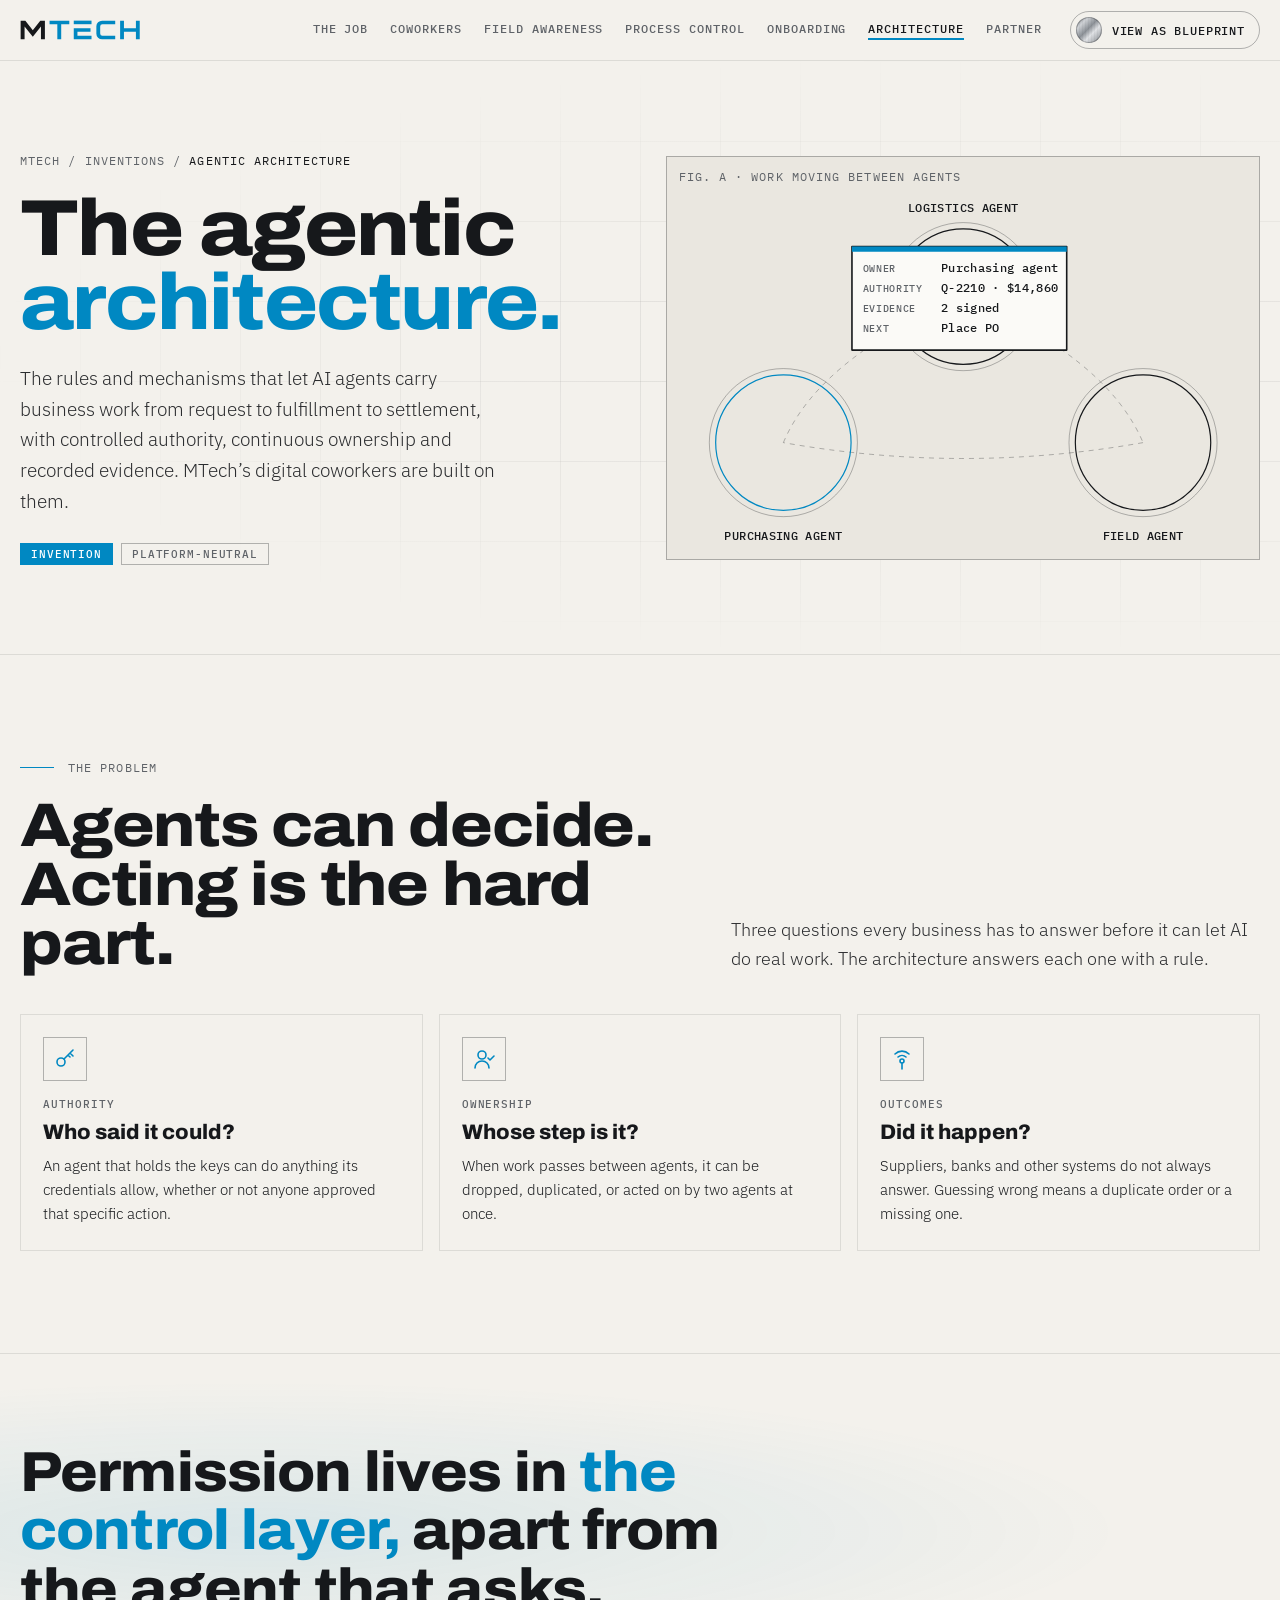
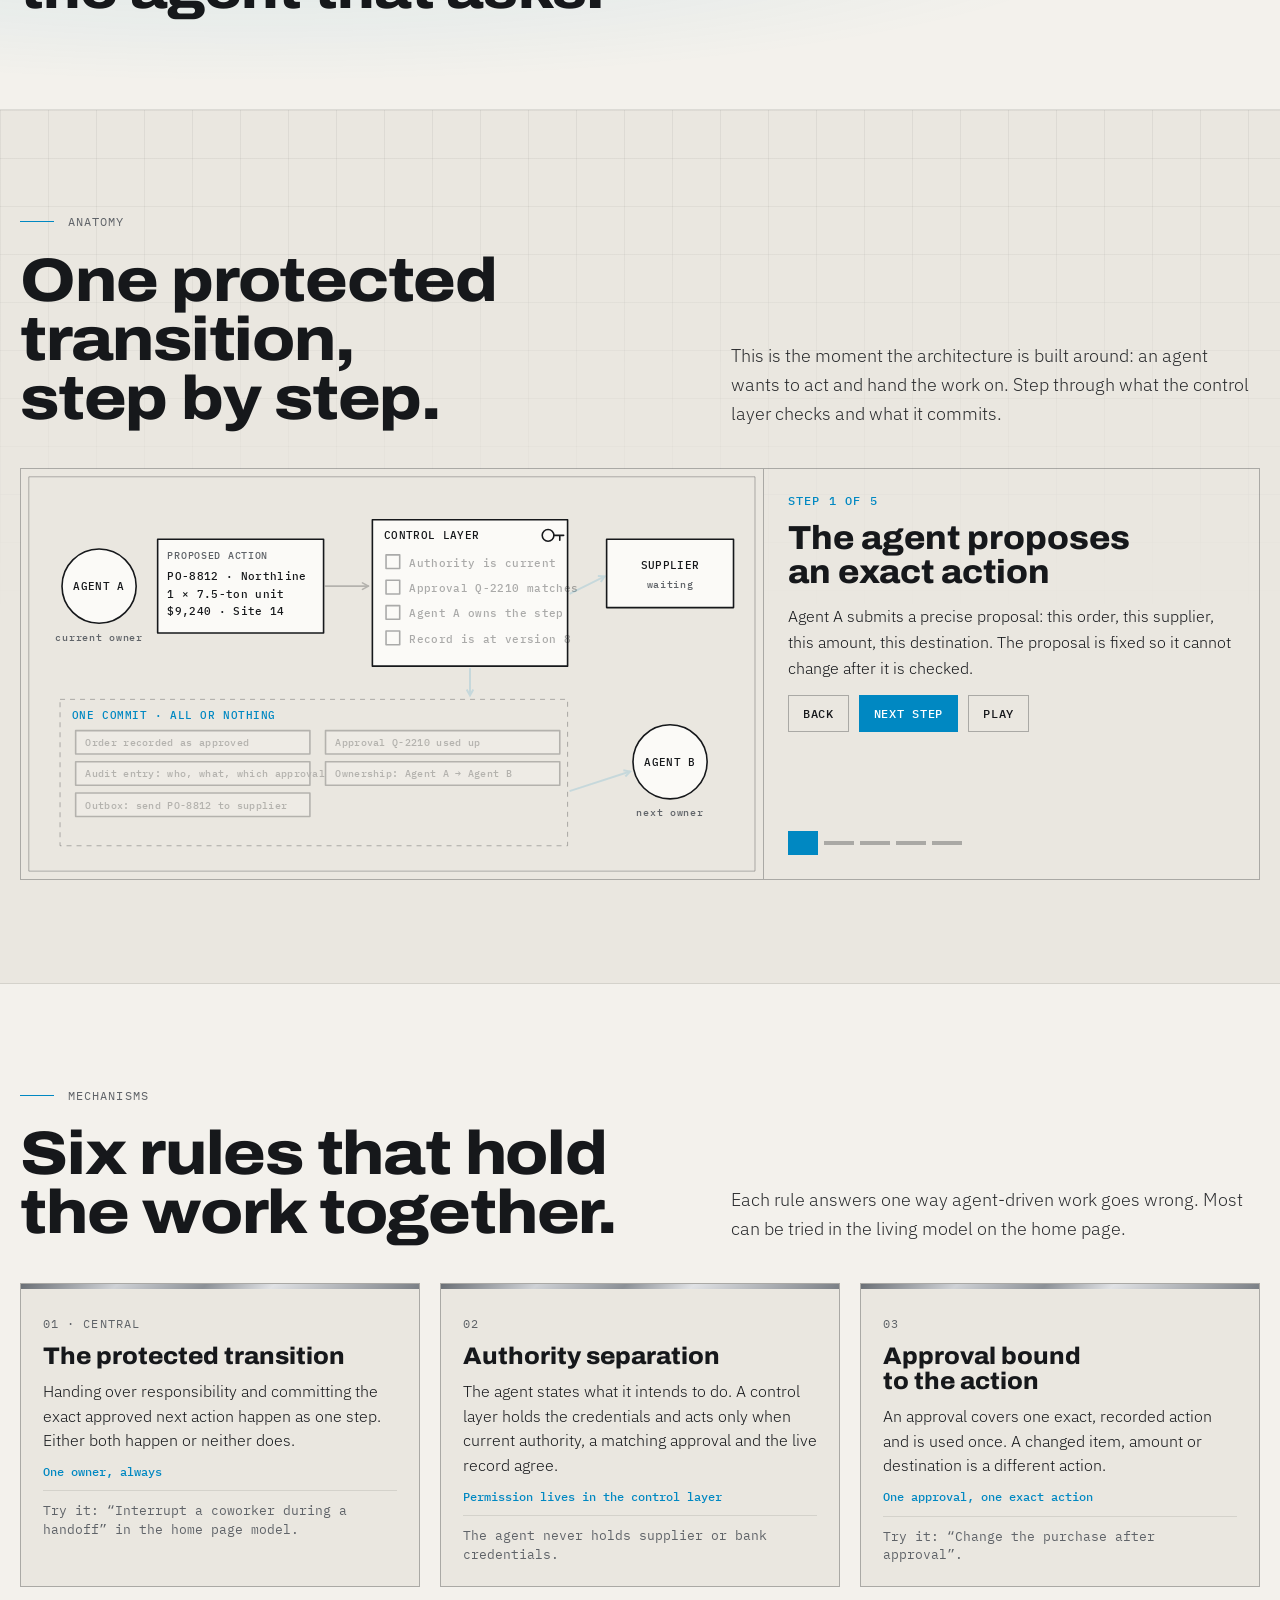
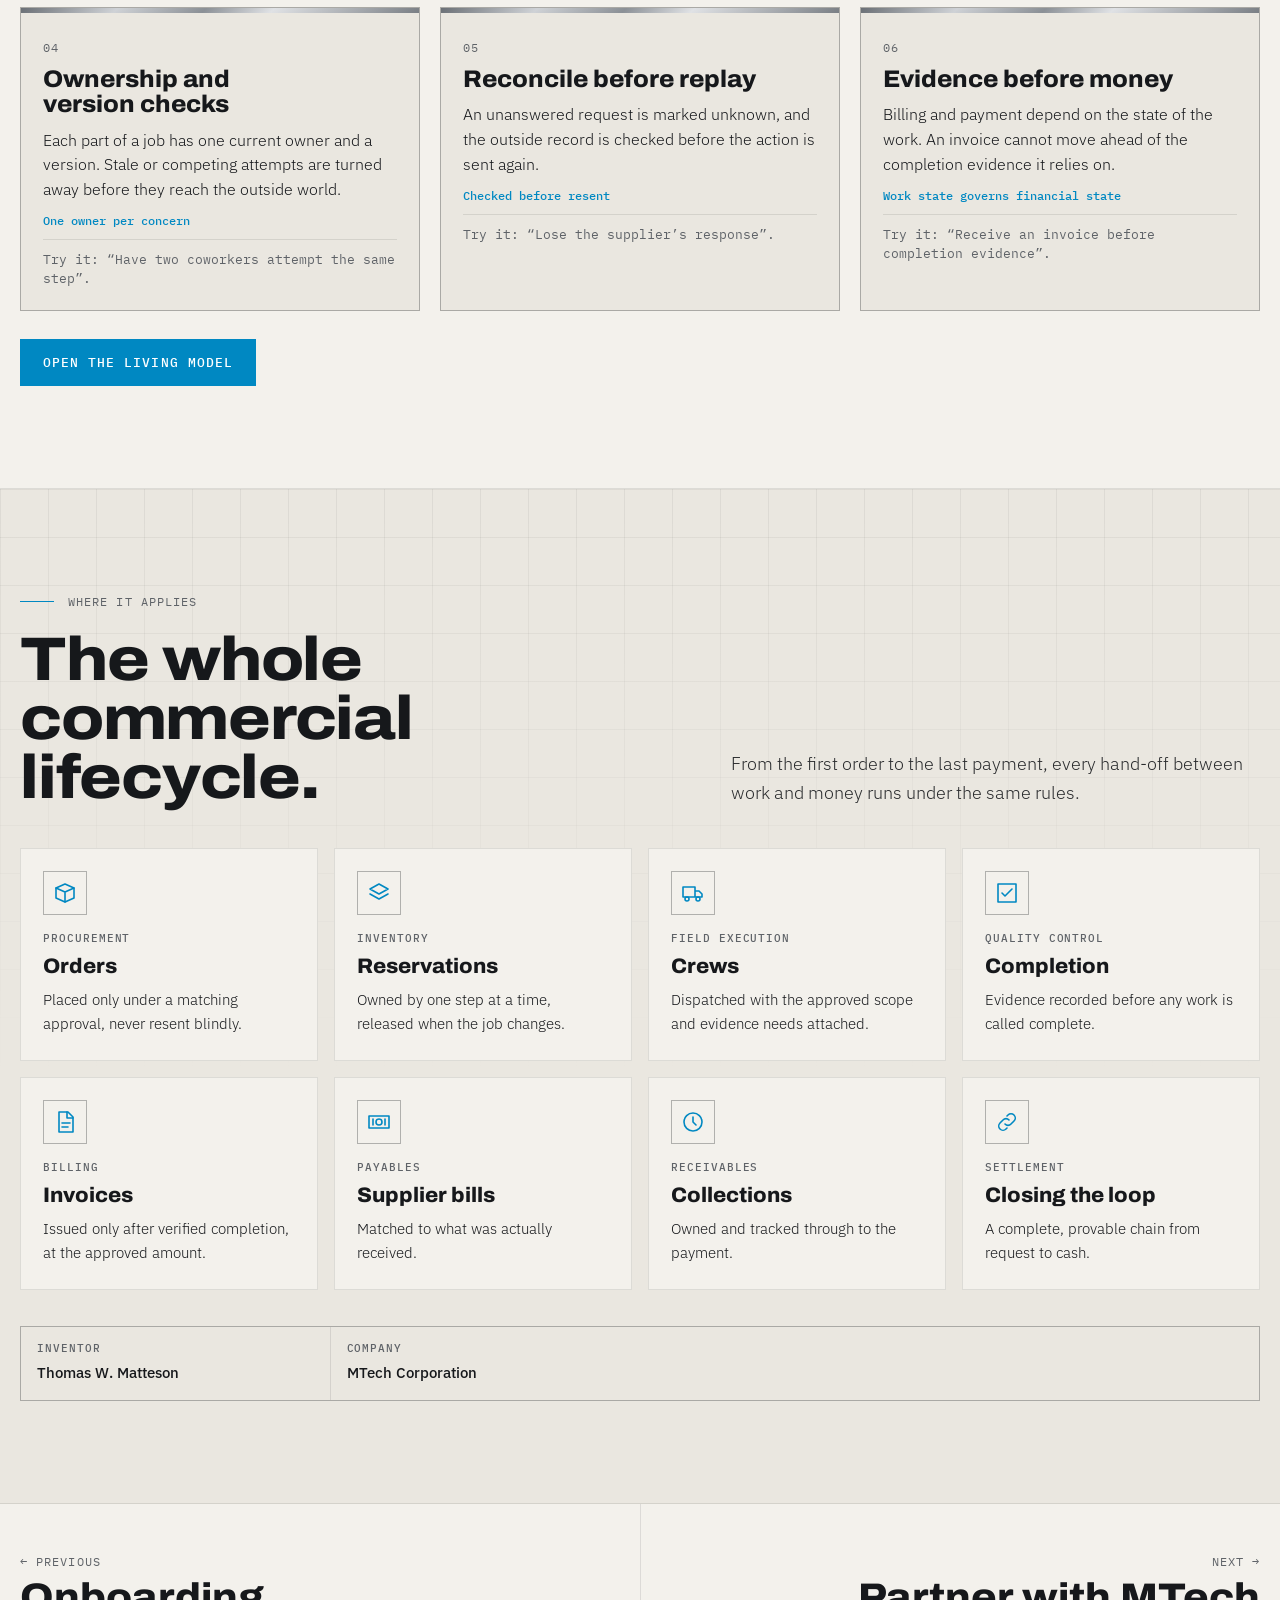
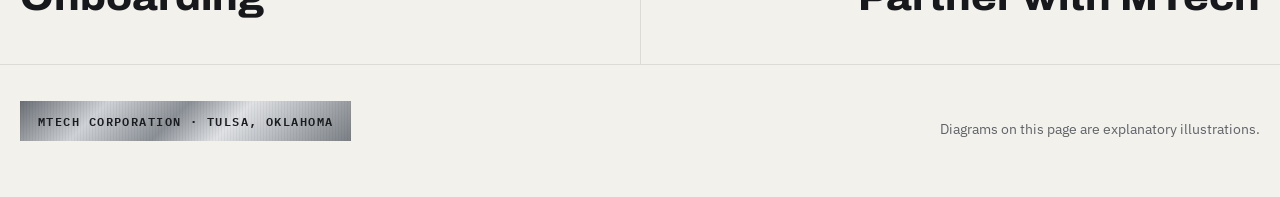
<file: architecture.html>
<!doctype html>
<html lang="en">
<head>
<meta charset="utf-8">
<meta name="viewport" content="width=device-width,initial-scale=1,viewport-fit=cover">
<title>MTech Agentic Architecture</title>
<meta name="description" content="The rules and mechanisms that let AI agents carry business work from request to settlement, with controlled authority, continuous ownership and recorded evidence.">
<link rel="icon" href="favicon.svg" type="image/svg+xml">
<link rel="icon" href="favicon-32.png" sizes="32x32" type="image/png">
<link rel="apple-touch-icon" href="apple-touch-icon.png">
<meta name="theme-color" content="#15171a">
<meta property="og:type" content="website">
<meta property="og:site_name" content="MTech">
<meta property="og:title" content="MTech Agentic Architecture">
<meta property="og:description" content="The rules and mechanisms that let AI agents carry business work from request to settlement, with controlled authority, continuous ownership and recorded evidence.">
<meta property="og:url" content="https://matteson.io/architecture.html">
<meta property="og:image" content="https://matteson.io/og-image.png">
<meta property="og:image:width" content="1200">
<meta property="og:image:height" content="630">
<meta name="twitter:card" content="summary_large_image">
<link rel="preconnect" href="https://fonts.googleapis.com">
<link rel="preconnect" href="https://fonts.gstatic.com" crossorigin>
<link rel="stylesheet" href="https://fonts.googleapis.com/css2?family=Archivo:wdth,wght@62..125,300..900&family=IBM+Plex+Mono:wght@400;500;600&family=IBM+Plex+Sans:wght@300;400;500;600&display=swap">
<link rel="stylesheet" href="site.css">
<style>
.anat{margin-top:40px;display:grid;grid-template-columns:minmax(0,1.5fr) minmax(0,1fr);border:1px solid var(--line)}
.anatv{min-width:0;overflow-x:auto;background:var(--bg2);border-right:1px solid var(--line)}
.anat svg{display:block;width:100%;height:auto}
.anat .txt{padding:24px;display:flex;flex-direction:column;gap:14px;min-width:0}
.anat .stepn{font:500 12px var(--f-mono);letter-spacing:.1em;color:var(--accent);text-transform:uppercase}
.anat h3{font-size:clamp(26px,2.6vw,36px);font-weight:800;line-height:1.02;font-variation-settings:"wdth" 104}
.anat p{font-weight:300;font-size:16px}
.anat .dots{display:flex;gap:6px;margin-top:auto}
.anat .dots button{width:30px;height:24px;border:0;padding:10px 0;background:var(--line);background-clip:content-box}
@media(max-width:640px){.anat .dots button{width:40px;height:40px;padding:18px 0}}
.anat .dots button[aria-current="step"]{background:var(--accent)}
@media(max-width:900px){.anat{grid-template-columns:1fr}.anat svg{min-width:600px}.anatv{border-right:0;border-bottom:1px solid var(--line)}}
.mgrid{display:grid;grid-template-columns:repeat(3,minmax(0,1fr));gap:20px;margin-top:40px}
.mc{border:1px solid var(--line);background:var(--bg2);padding:20px 22px 22px;display:grid;gap:10px;align-content:start;min-width:0}
.mc::before{content:"";height:5px;background:var(--metal);margin:-20px -22px 6px}
.mc h3{font-size:24px;font-weight:800;line-height:1.05;font-variation-settings:"wdth" 104}
.mc p{font-weight:300;font-size:15.5px}
.mc .k{font:500 11.5px/1.5 var(--f-mono);color:var(--accent)}
.mc .t{font:400 12.5px/1.5 var(--f-mono);color:var(--muted);border-top:1px solid var(--line2);padding-top:10px}
@media(max-width:1000px){.mgrid{grid-template-columns:1fr 1fr}}
@media(max-width:640px){.mgrid{grid-template-columns:1fr}}
</style>
</head>
<body>
<header class="nav">
  <div class="wrap">
    <a class="mark" href="./"><svg class="logo" viewBox="56 56 1890 314" role="img" aria-label="MTech"><path fill="currentColor" d="M66 66H140L257 215L374 66H447V360H385V160L257 318L128 160V360H66Z"/><g fill="var(--accent)"><path d="M520 66H830V122H703V360H642V122H520Z"/><path d="M900 66H1179V122H900Z"/><path d="M900 185H1163V242H958V304H1179V360H900Z"/><path d="M1345 66H1551V122H1350A35 35 0 0 0 1315 157V269A35 35 0 0 0 1350 304H1551V360H1345A90 90 0 0 1 1255 270V156A90 90 0 0 1 1345 66Z"/><path d="M1628 66H1688V185H1876V66H1936V360H1876V242H1688V360H1628Z"/></g></svg></a>
    <nav aria-label="Primary">
      <a href="work.html">The job</a>
      <a href="coworkers.html">Coworkers</a>
      <a href="wearables.html">Field awareness</a>
      <a href="process.html">Process control</a>
      <a href="onboarding.html">Onboarding</a>
      <a href="architecture.html" aria-current="page">Architecture</a>
      <a href="partner.html">Partner</a>
    </nav>
    <button id="bp" class="sw" role="switch" aria-checked="false"><span class="knob"></span><span>View as blueprint</span></button>
  </div>
</header>

<main>
<section class="phero">
  <div class="wrap">
    <div>
      <div class="crumbs mono"><a href="./">MTech</a><span>/</span><span>Inventions</span><span>/</span><span style="color:var(--fg)">Agentic architecture</span></div>
      <h1>The agentic <span>architecture.</span></h1>
      <p class="sub">The rules and mechanisms that let AI agents carry business work from request to fulfillment to settlement, with controlled authority, continuous ownership and recorded evidence. MTech’s digital coworkers are built on them.</p>
      <div class="facts"><span class="chip solid">Invention</span><span class="chip">Platform-neutral</span></div>
    </div>
    <div class="hvis"><span class="cap mono">FIG. A · Work moving between agents</span><svg id="hero" viewBox="0 0 560 380" role="img" aria-label="A unit of work passes from one agent to the next with its owner, authority, evidence and next action attached"></svg></div>
  </div>
</section>

<section class="s">
  <div class="wrap">
    <div class="sechd">
      <div><div class="eyebrow mono">The problem</div><h2 class="h2">Agents can decide.<br>Acting is the hard part.</h2></div>
      <p class="lede">Three questions every business has to answer before it can let AI do real work. The architecture answers each one with a rule.</p>
    </div>
    <div class="g3">
      <div class="feat"><span class="ic" data-icon="key"></span><span class="k">Authority</span><h3>Who said it could?</h3><p>An agent that holds the keys can do anything its credentials allow, whether or not anyone approved that specific action.</p></div>
      <div class="feat"><span class="ic" data-icon="owner"></span><span class="k">Ownership</span><h3>Whose step is it?</h3><p>When work passes between agents, it can be dropped, duplicated, or acted on by two agents at once.</p></div>
      <div class="feat"><span class="ic" data-icon="sensor"></span><span class="k">Outcomes</span><h3>Did it happen?</h3><p>Suppliers, banks and other systems do not always answer. Guessing wrong means a duplicate order or a missing one.</p></div>
    </div>
  </div>
</section>

<section class="statement">
  <div class="wrap"><p>Permission lives in <em>the control layer,</em> apart from the agent that asks.</p></div>
</section>

<section class="s alt">
  <div class="wrap">
    <div class="sechd">
      <div><div class="eyebrow mono">Anatomy</div><h2 class="h2">One protected transition,<br>step by step.</h2></div>
      <p class="lede">This is the moment the architecture is built around: an agent wants to act and hand the work on. Step through what the control layer checks and what it commits.</p>
    </div>
    <div class="anat">
      <div class="anatv"><svg id="anat" viewBox="0 0 760 420" role="img" aria-label="Diagram of a protected transition"></svg></div>
      <div class="txt" aria-live="polite">
        <span class="stepn" id="aN"></span>
        <h3 id="aT"></h3>
        <p id="aP"></p>
        <div class="row"><button class="sbtn" id="aPrev">Back</button><button class="sbtn go" id="aNext">Next step</button><button class="sbtn" id="aPlay">Play</button></div>
        <div class="dots" id="aDots"></div>
      </div>
    </div>
  </div>
</section>

<section class="s">
  <div class="wrap">
    <div class="sechd">
      <div><div class="eyebrow mono">Mechanisms</div><h2 class="h2">Six rules that hold<br>the work together.</h2></div>
      <p class="lede">Each rule answers one way agent-driven work goes wrong. Most can be tried in the living model on the home page.</p>
    </div>
    <div class="mgrid">
      <article class="mc"><span class="mono">01 · Central</span><h3>The protected transition</h3><p>Handing over responsibility and committing the exact approved next action happen as one step. Either both happen or neither does.</p><p class="k">One owner, always</p><p class="t">Try it: “Interrupt a coworker during a handoff” in the home page model.</p></article>
      <article class="mc"><span class="mono">02</span><h3>Authority separation</h3><p>The agent states what it intends to do. A control layer holds the credentials and acts only when current authority, a matching approval and the live record agree.</p><p class="k">Permission lives in the control layer</p><p class="t">The agent never holds supplier or bank credentials.</p></article>
      <article class="mc"><span class="mono">03</span><h3>Approval bound to the action</h3><p>An approval covers one exact, recorded action and is used once. A changed item, amount or destination is a different action.</p><p class="k">One approval, one exact action</p><p class="t">Try it: “Change the purchase after approval”.</p></article>
      <article class="mc"><span class="mono">04</span><h3>Ownership and version checks</h3><p>Each part of a job has one current owner and a version. Stale or competing attempts are turned away before they reach the outside world.</p><p class="k">One owner per concern</p><p class="t">Try it: “Have two coworkers attempt the same step”.</p></article>
      <article class="mc"><span class="mono">05</span><h3>Reconcile before replay</h3><p>An unanswered request is marked unknown, and the outside record is checked before the action is sent again.</p><p class="k">Checked before resent</p><p class="t">Try it: “Lose the supplier’s response”.</p></article>
      <article class="mc"><span class="mono">06</span><h3>Evidence before money</h3><p>Billing and payment depend on the state of the work. An invoice cannot move ahead of the completion evidence it relies on.</p><p class="k">Work state governs financial state</p><p class="t">Try it: “Receive an invoice before completion evidence”.</p></article>
    </div>
    <div class="row" style="margin-top:28px"><a class="btn pri" href="./#model">Open the living model</a></div>
  </div>
</section>

<section class="s alt">
  <div class="wrap">
    <div class="sechd">
      <div><div class="eyebrow mono">Where it applies</div><h2 class="h2">The whole commercial<br>lifecycle.</h2></div>
      <p class="lede">From the first order to the last payment, every hand-off between work and money runs under the same rules.</p>
    </div>
    <div class="g4">
      <div class="feat"><span class="ic" data-icon="box"></span><span class="k">Procurement</span><h3>Orders</h3><p>Placed only under a matching approval, never resent blindly.</p></div>
      <div class="feat"><span class="ic" data-icon="layers"></span><span class="k">Inventory</span><h3>Reservations</h3><p>Owned by one step at a time, released when the job changes.</p></div>
      <div class="feat"><span class="ic" data-icon="truck"></span><span class="k">Field execution</span><h3>Crews</h3><p>Dispatched with the approved scope and evidence needs attached.</p></div>
      <div class="feat"><span class="ic" data-icon="check"></span><span class="k">Quality control</span><h3>Completion</h3><p>Evidence recorded before any work is called complete.</p></div>
      <div class="feat"><span class="ic" data-icon="doc"></span><span class="k">Billing</span><h3>Invoices</h3><p>Issued only after verified completion, at the approved amount.</p></div>
      <div class="feat"><span class="ic" data-icon="money"></span><span class="k">Payables</span><h3>Supplier bills</h3><p>Matched to what was actually received.</p></div>
      <div class="feat"><span class="ic" data-icon="clock"></span><span class="k">Receivables</span><h3>Collections</h3><p>Owned and tracked through to the payment.</p></div>
      <div class="feat"><span class="ic" data-icon="link"></span><span class="k">Settlement</span><h3>Closing the loop</h3><p>A complete, provable chain from request to cash.</p></div>
    </div>
    <div class="filing">
      <div><span>Inventor</span><strong>Thomas W. Matteson</strong></div>
      <div><span>Company</span><strong>MTech Corporation</strong></div>
    </div>
  </div>
</section>

<nav class="pager" aria-label="More from MTech">
  <a href="onboarding.html"><span class="mono">← Previous</span><b>Onboarding</b></a>
  <a href="partner.html"><span class="mono">Next →</span><b>Partner with MTech</b></a>
</nav>
</main>

<footer>
  <div class="wrap">
    <div class="plate"><span>MTECH CORPORATION · TULSA, OKLAHOMA</span></div>
    <p>Diagrams on this page are explanatory illustrations.</p>
  </div>
</footer>

<script src="site.js"></script>
<script>
(function(){
var $=MT.$,S=MT.S,T=MT.T;

/* hero: capsule handed from agent to agent around a loop */
(function(){
  var svg=$('#hero');
  var N=[{p:[110,270],n:'Purchasing',next:'Place PO'},{p:[280,132],n:'Logistics',next:'Book delivery'},{p:[450,270],n:'Field',next:'Dispatch crew'}];
  var c=[280,220],paths=[];
  for(var i=0;i<3;i++){var a=N[i].p,b=N[(i+1)%3].p,mx=(a[0]+b[0])/2,my=(a[1]+b[1])/2,qx=mx+(mx-c[0])*.6,qy=my+(my-c[1])*.6;
    paths.push(S('path',{d:'M'+a[0]+' '+a[1]+' Q'+qx+' '+qy+' '+b[0]+' '+b[1],class:'thin dash'},svg))}
  var rings=N.map(function(n){var g=S('g',{},svg);S('circle',{cx:n.p[0],cy:n.p[1],r:70,class:'thin'},g);var r=S('circle',{cx:n.p[0],cy:n.p[1],r:64,class:'ln',style:'stroke-width:1.2'},g);
    T(n.n.toUpperCase()+' AGENT',{x:n.p[0],y:n.p[1]+(n.p[1]<200?-80:92),class:'lblf',style:'text-anchor:middle'},g);return r});
  var flash=T('HANDOFF COMMITTED',{class:'lbla',style:'text-anchor:middle;opacity:0'},svg);
  var cap=MT.capsule(svg,200,[['OWNER','Purchasing agent'],['AUTHORITY','Q-2210 · $14,860'],['EVIDENCE','4 signed'],['NEXT','Dispatch crew']]);
  var PER=3.4,MOVE=1.9;
  MT.loop(svg,function(t,still){
    if(still)t=MOVE+.3;
    var k=Math.floor(t/PER),seg=k%3,loc=t-k*PER,dst=(seg+1)%3,arrived=loc>=MOVE,e=MT.ease(MT.clamp(loc/MOVE));
    var p=paths[seg],pt=p.getPointAtLength(p.getTotalLength()*e),at=arrived?dst:seg;
    cap.g.setAttribute('transform','translate('+pt.x+' '+pt.y+')');
    cap.vals[0].textContent=N[at].n+' agent';cap.vals[2].textContent=(k+2+(arrived?1:0))+' signed';cap.vals[3].textContent=N[at].next;cap.fit();
    rings.forEach(function(r,i){r.setAttribute('class',i===at?'acc':'ln')});
    var d=N[dst].p;flash.setAttribute('x',d[0]);flash.setAttribute('y',d[1]+(d[1]<200?78:-66));flash.style.opacity=arrived?String(1-MT.clamp((loc-MOVE)/(PER-MOVE))*.7):'0';
  });
})();

/* anatomy stepper */
(function(){
  var svg=$('#anat');MT.frame(svg,760,420);
  function grp(){return S('g',{},svg)}
  var gA=grp(),gC=grp(),gK=grp(),gX=grp(),gB=grp(),gR=grp();
  /* agent A with its proposal */
  S('circle',{cx:80,cy:120,r:38,class:'ln fillp'},gA);T('AGENT A',{x:80,y:124,class:'lblf',style:'text-anchor:middle'},gA);T('current owner',{x:80,y:176,class:'lbl',style:'text-anchor:middle'},gA);
  var prop=S('g',{},gA);S('rect',{x:140,y:72,width:170,height:96,class:'ln fillp'},prop);T('PROPOSED ACTION',{x:150,y:92,class:'lbl'},prop);
  T('PO-8812 · Northline',{x:150,y:114,class:'lblf'},prop);T('1 × 7.5-ton unit',{x:150,y:132,class:'lblf'},prop);T('$9,240 · Site 14',{x:150,y:150,class:'lblf'},prop);
  /* control layer with its checks */
  S('rect',{x:360,y:52,width:200,height:150,class:'ln fillp'},gC);T('CONTROL LAYER',{x:372,y:72,class:'lblf'},gC);
  S('circle',{cx:540,cy:68,r:6,class:'ln'},gC);S('path',{d:'M546 68H556M552 68V73',class:'ln'},gC);
  var checks=['Authority is current','Approval Q-2210 matches','Agent A owns the step','Record is at version 8'].map(function(s,i){var g=S('g',{},gK);var b=S('rect',{x:374,y:88+i*26,width:14,height:14,class:'ln'},g);var m=T('✓',{x:376,y:100+i*26,class:'lbla',style:'opacity:0'},g);T(s,{x:398,y:100+i*26,class:'lblf'},g);return {b:b,m:m}});
  /* one commit */
  var cm=S('rect',{x:40,y:236,width:520,height:150,class:'thin dash',fill:'none'},gX);T('ONE COMMIT · ALL OR NOTHING',{x:52,y:256,class:'lbla'},gX);
  var commits=['Order recorded as approved','Approval Q-2210 used up','Audit entry: who, what, which approval','Ownership: Agent A → Agent B','Outbox: send PO-8812 to supplier'].map(function(s,i){var x=56+(i%2)*256,y=282+Math.floor(i/2)*32;var g=S('g',{style:'opacity:.25'},gX);S('rect',{x:x,y:y-14,width:240,height:24,class:'ln fillp'},g);T(s,{x:x+10,y:y+2,class:'lblf',style:'font-size:10.5px'},g);return g});
  /* external system and agent B */
  S('rect',{x:600,y:72,width:130,height:70,class:'ln fillp'},gB);T('SUPPLIER',{x:665,y:102,class:'lblf',style:'text-anchor:middle'},gB);var ext=T('waiting',{x:665,y:122,class:'lbl',style:'text-anchor:middle'},gB);
  S('circle',{cx:665,cy:300,r:38,class:'ln fillp'},gB);T('AGENT B',{x:665,y:304,class:'lblf',style:'text-anchor:middle'},gB);var bsub=T('next owner',{x:665,y:356,class:'lbl',style:'text-anchor:middle'},gB);
  var a1=S('g',{},gR);MT.arrow(a1,312,120,356,120);
  var a2=S('g',{},gR);MT.arrow(a2,460,204,460,232,'acc');
  var a3=S('g',{},gR);MT.arrow(a3,562,128,598,110,'acc');
  var a4=S('g',{},gR);MT.arrow(a4,562,330,624,310,'acc');
  var STEPS=[
    {t:'The agent proposes an exact action',p:'Agent A submits a precise proposal: this order, this supplier, this amount, this destination. The proposal is fixed so it cannot change after it is checked.'},
    {t:'The control layer checks what must be true',p:'Working from its own rules, the control layer works out what has to hold: the agent’s authority is current, approval Q-2210 matches this exact order, Agent A owns this step, and the record has not moved on.'},
    {t:'Everything commits together',p:'The order, the use of the approval, the audit entry, the transfer of ownership to Agent B and the instruction to send the order are saved in one step. If any part fails, none of it happens.'},
    {t:'The control layer acts with its own credentials',p:'Only after the commit does the control layer send the order, using credentials the agent never held. Agent B now owns the work and can see exactly what is pending.'},
    {t:'The result is recorded, or reconciled',p:'If the supplier confirms, the result is recorded. If no answer comes, the outcome is treated as unknown and checked against the supplier’s records before anything is sent again. Agent A can no longer act on this step.'}
  ];
  var cur=0,dots=$('#aDots');
  STEPS.forEach(function(s,i){var b=document.createElement('button');b.setAttribute('aria-label','Step '+(i+1));b.addEventListener('click',function(){go(i)});dots.appendChild(b)});
  function go(i){cur=(i+STEPS.length)%STEPS.length;var s=STEPS[cur];
    $('#aN').textContent='Step '+(cur+1)+' of '+STEPS.length;$('#aT').textContent=s.t;$('#aP').textContent=s.p;
    MT.$$('button',dots).forEach(function(b,j){if(j===cur)b.setAttribute('aria-current','step');else b.removeAttribute('aria-current')});
    prop.style.opacity=1;a1.style.opacity=cur>=1?1:.25;
    checks.forEach(function(c,j){var on=cur>=1;c.m.style.opacity=on?1:0;c.b.setAttribute('class',on?'acc':'ln')});
    gK.style.opacity=cur>=1?1:.35;
    a2.style.opacity=cur>=2?1:.15;cm.setAttribute('class',cur>=2?'acc dash':'thin dash');
    commits.forEach(function(g){g.style.opacity=cur>=2?1:.25});
    a3.style.opacity=cur>=3?1:.15;a4.style.opacity=cur>=2?1:.15;
    ext.textContent=cur<3?'waiting':cur===3?'order sent':'confirmed SO-55190';
    bsub.textContent=cur>=2?'owner now':'next owner';
    gA.style.opacity=cur>=4?.45:1;
  }
  $('#aNext').addEventListener('click',function(){stop();go(cur+1)});
  $('#aPrev').addEventListener('click',function(){stop();go(cur-1)});
  var timer=null;function stop(){if(timer){clearInterval(timer);timer=null;$('#aPlay').textContent='Play'}}
  $('#aPlay').addEventListener('click',function(){if(timer){stop();return}this.textContent='Pause';go(0);timer=setInterval(function(){if(cur===STEPS.length-1){stop();return}go(cur+1)},2600)});
  go(0);
})();
})();
</script>
</body>
</html>
</file>
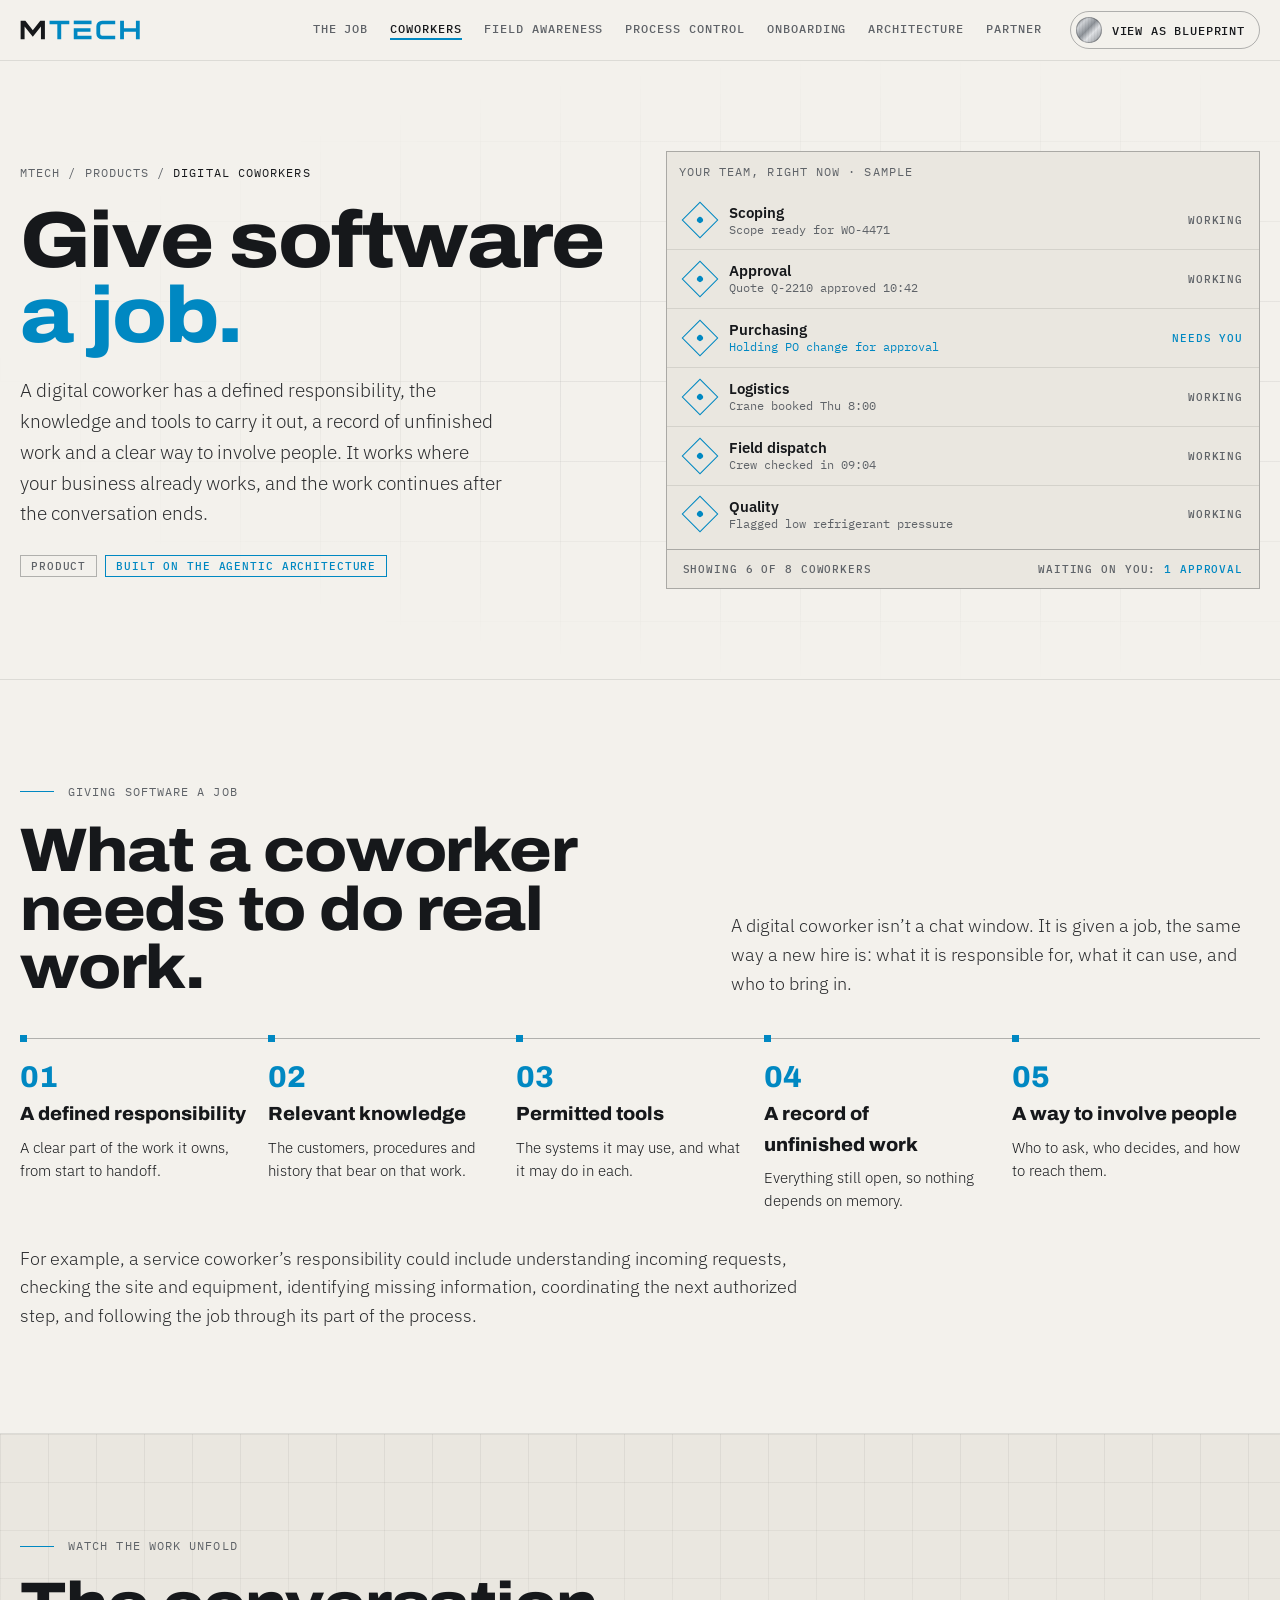
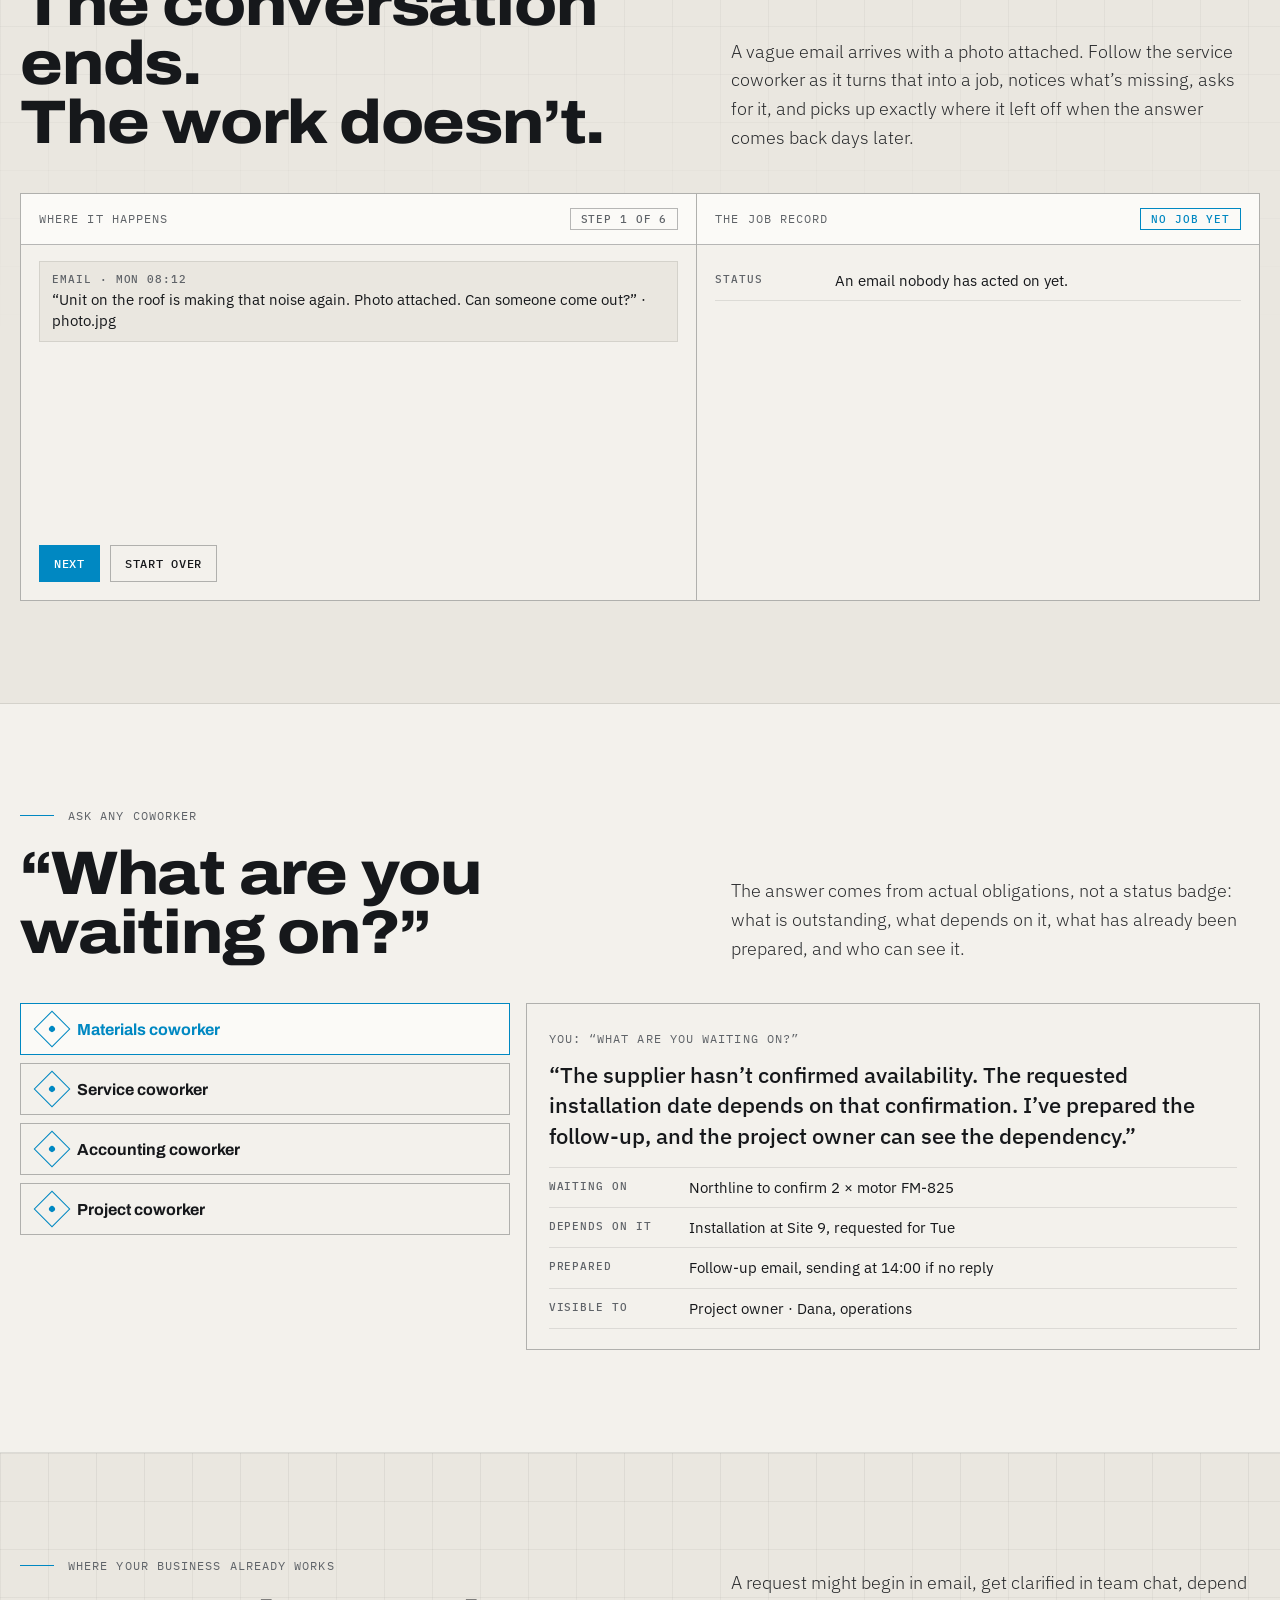
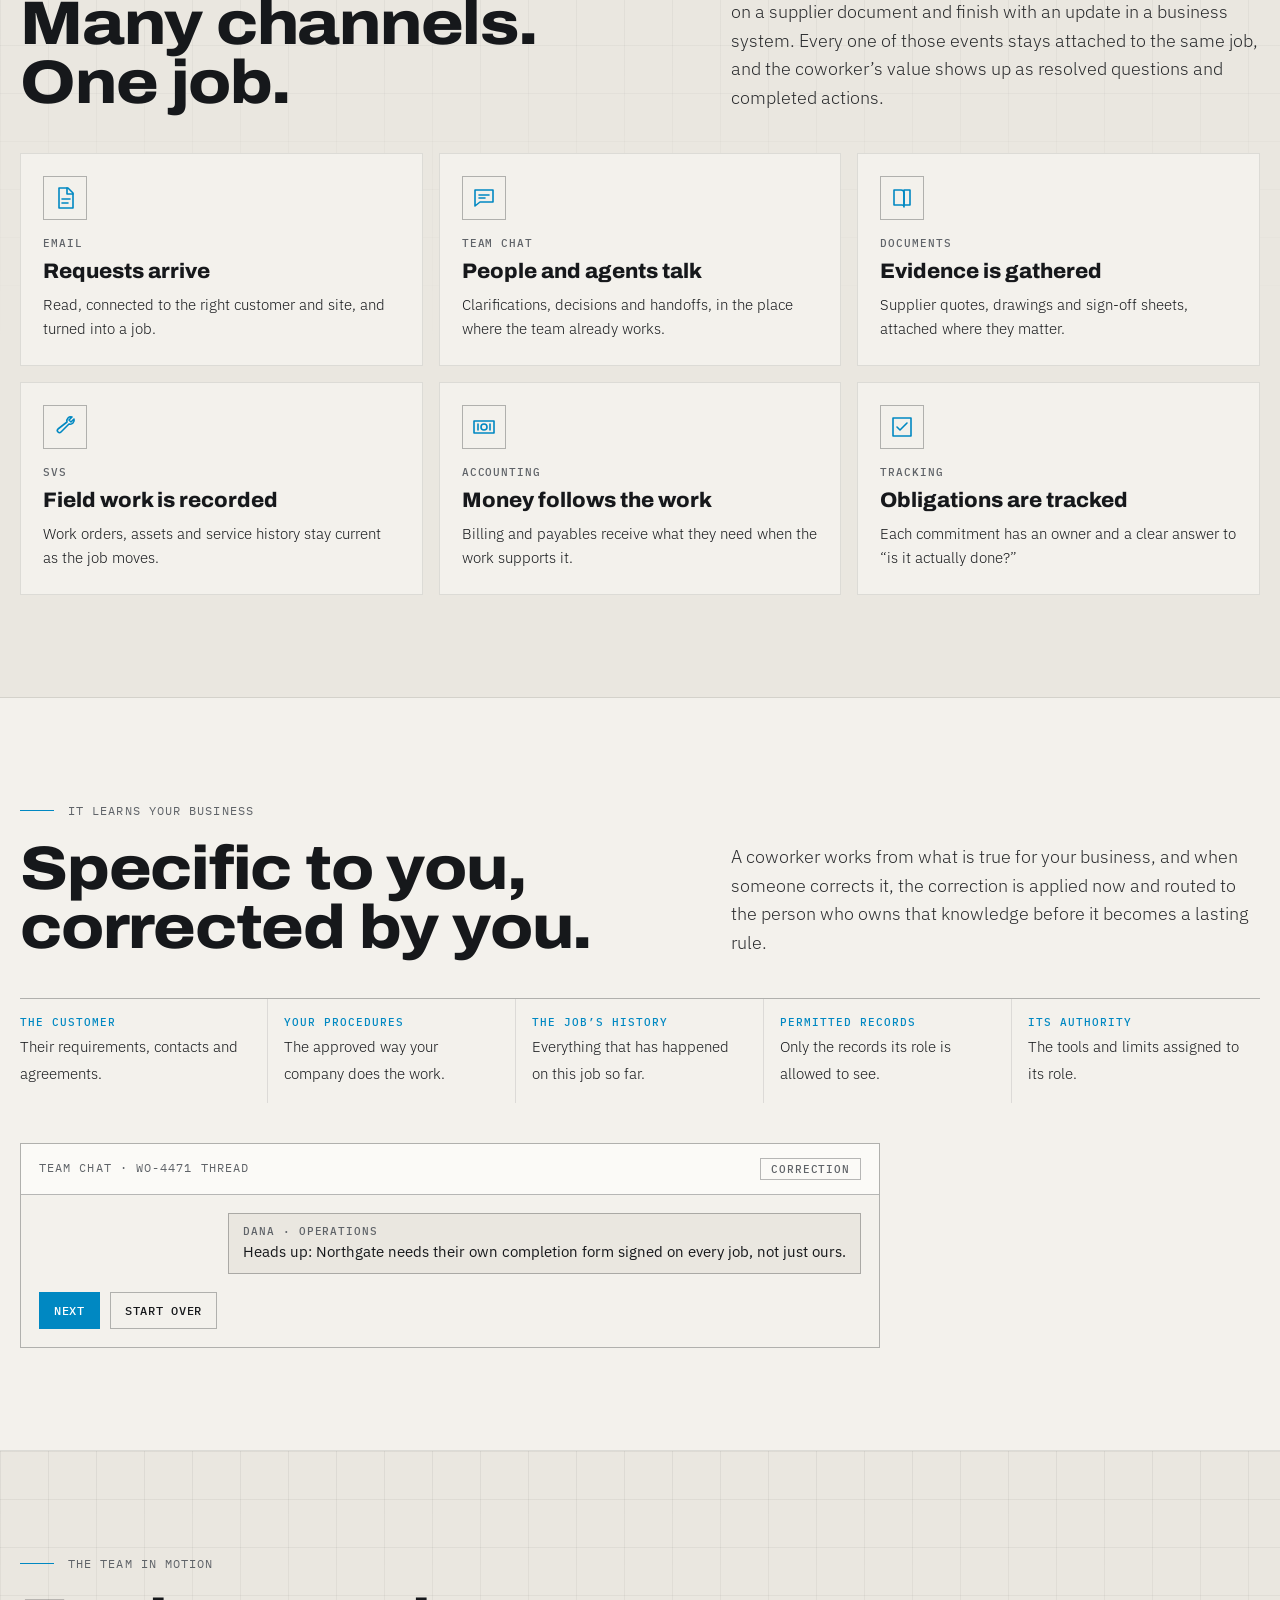
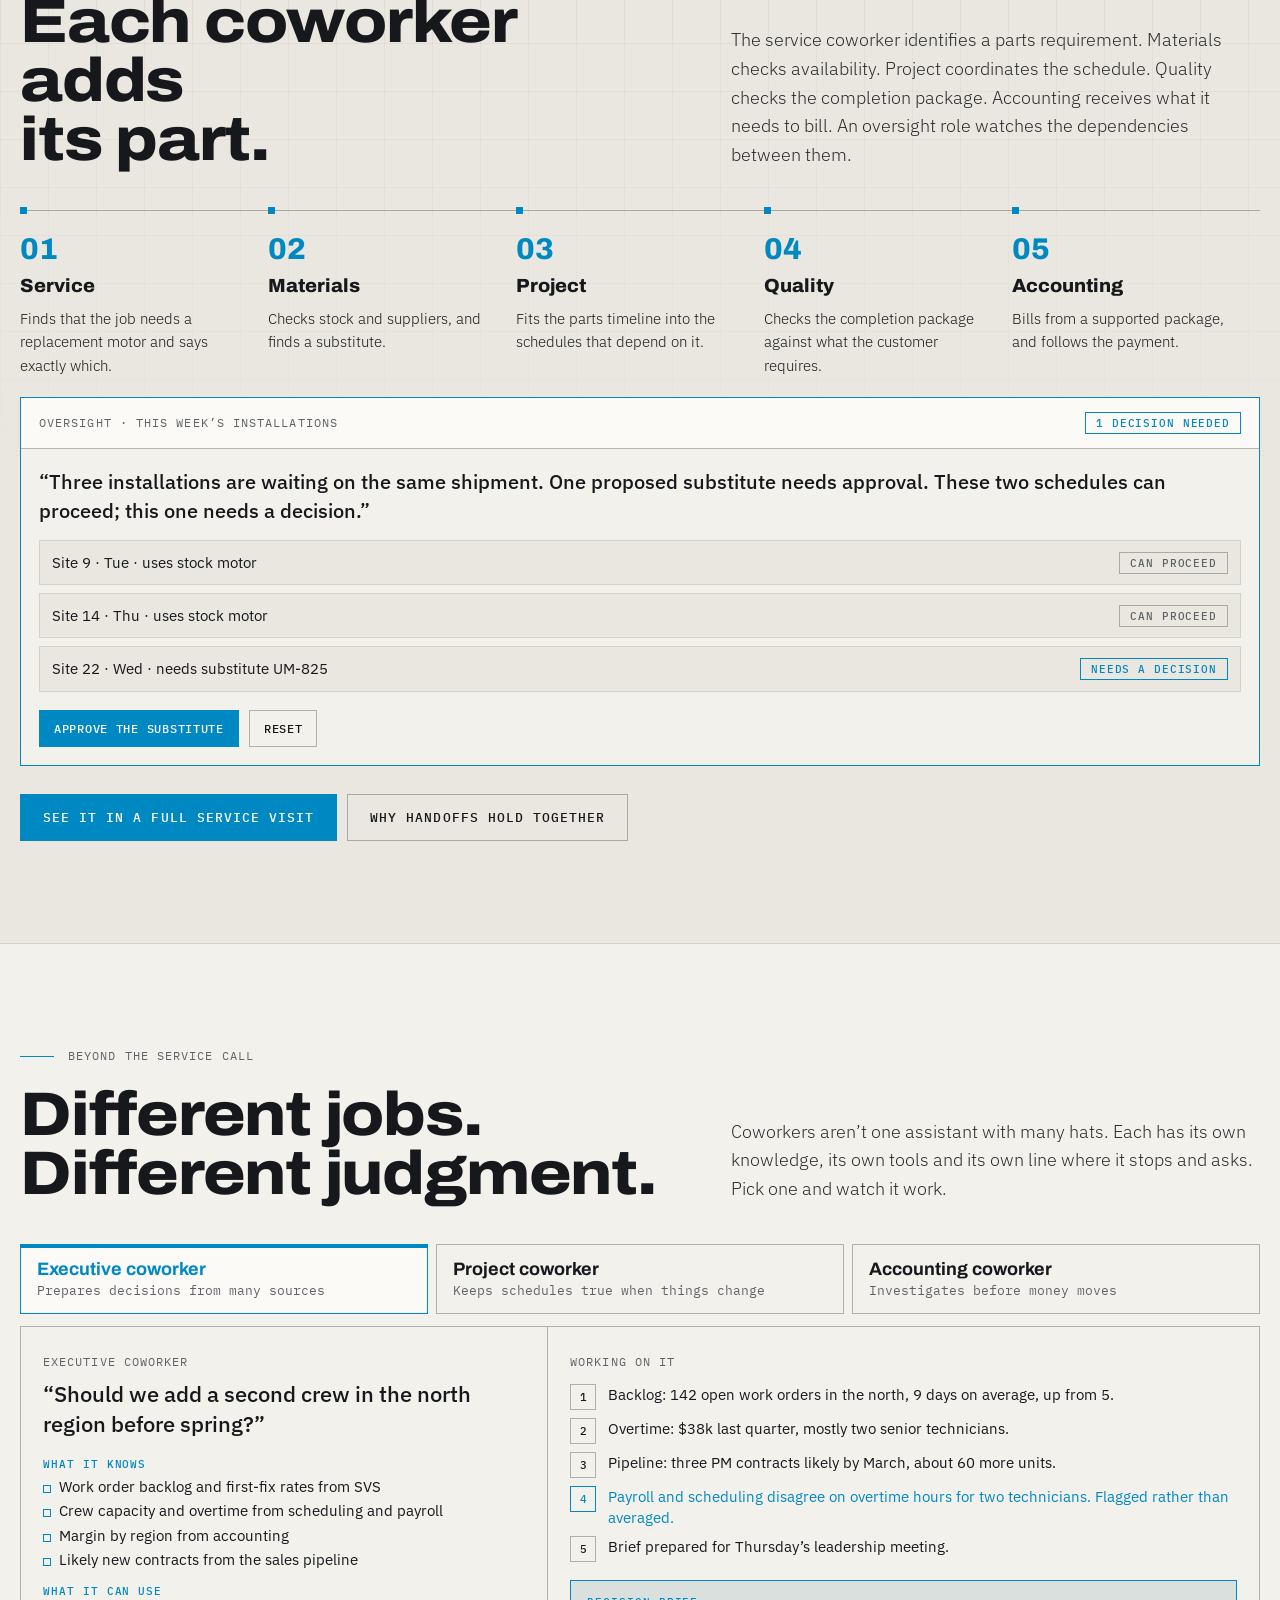
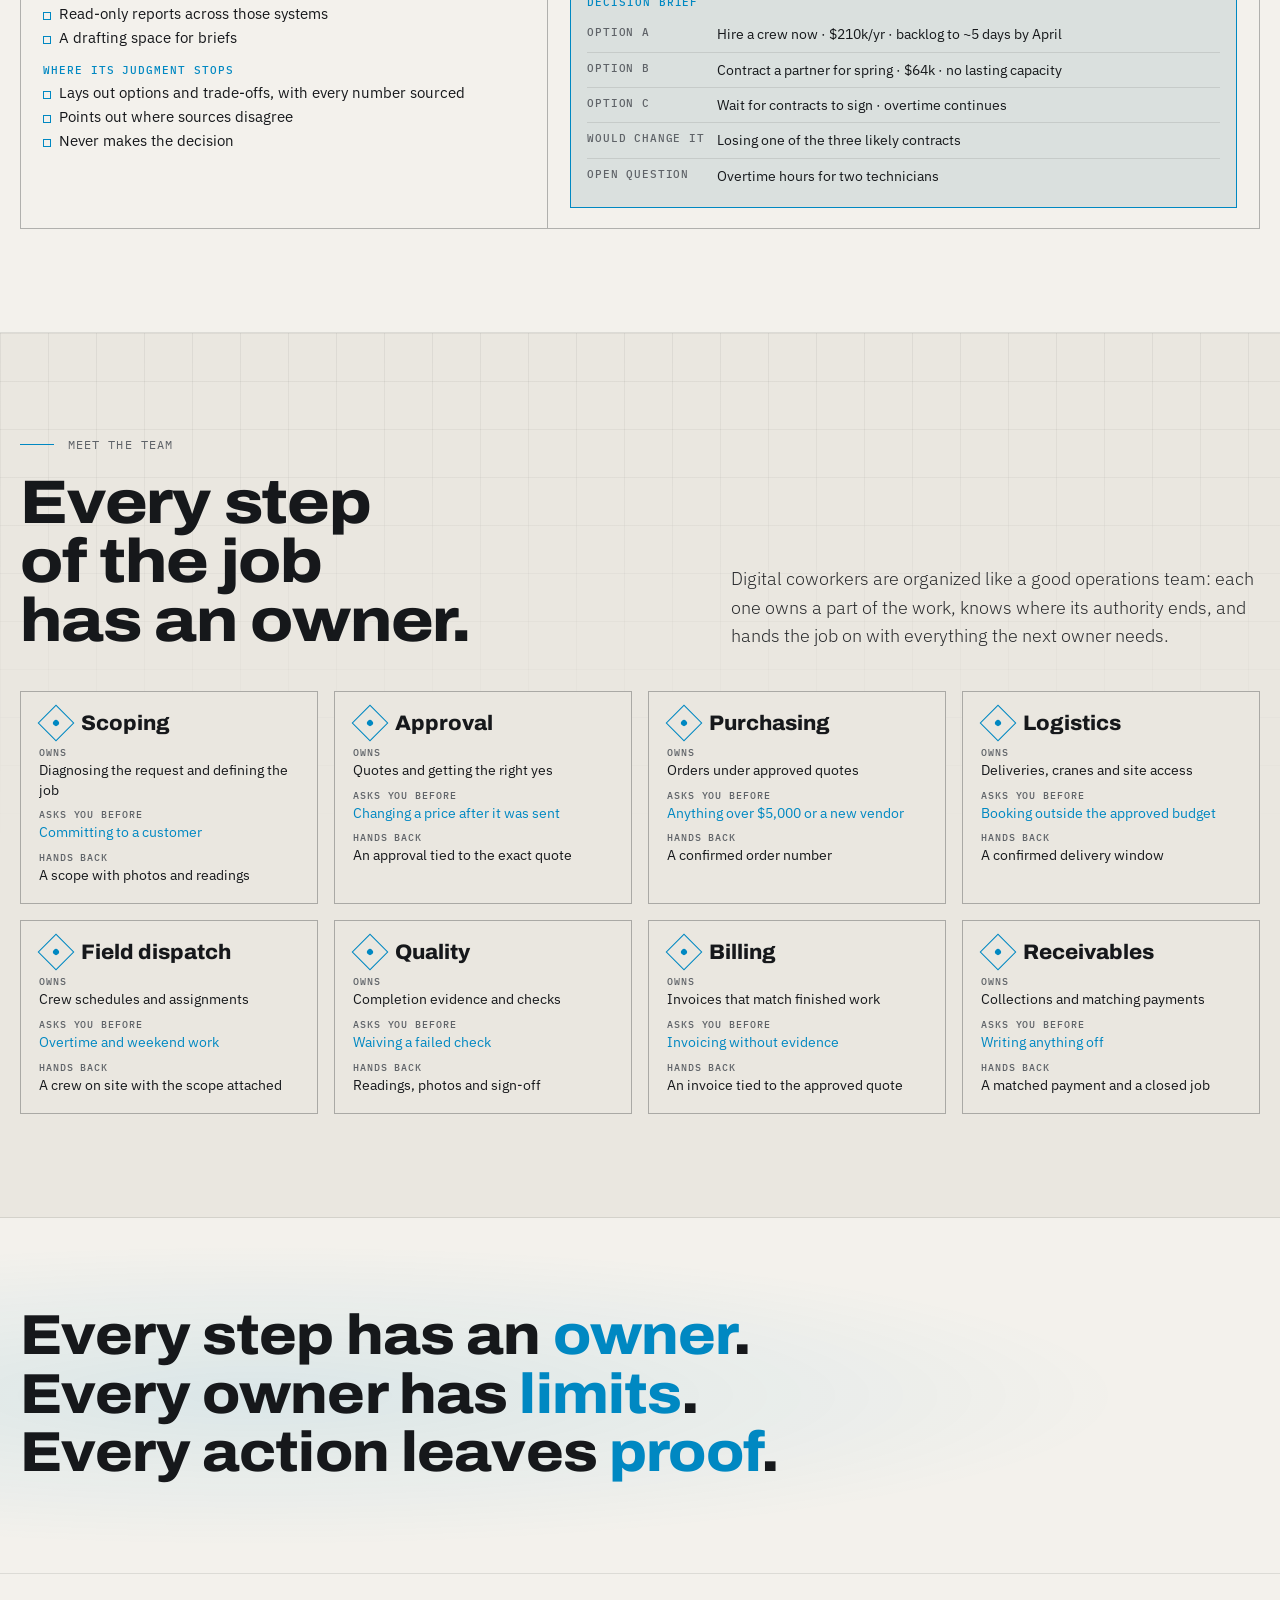
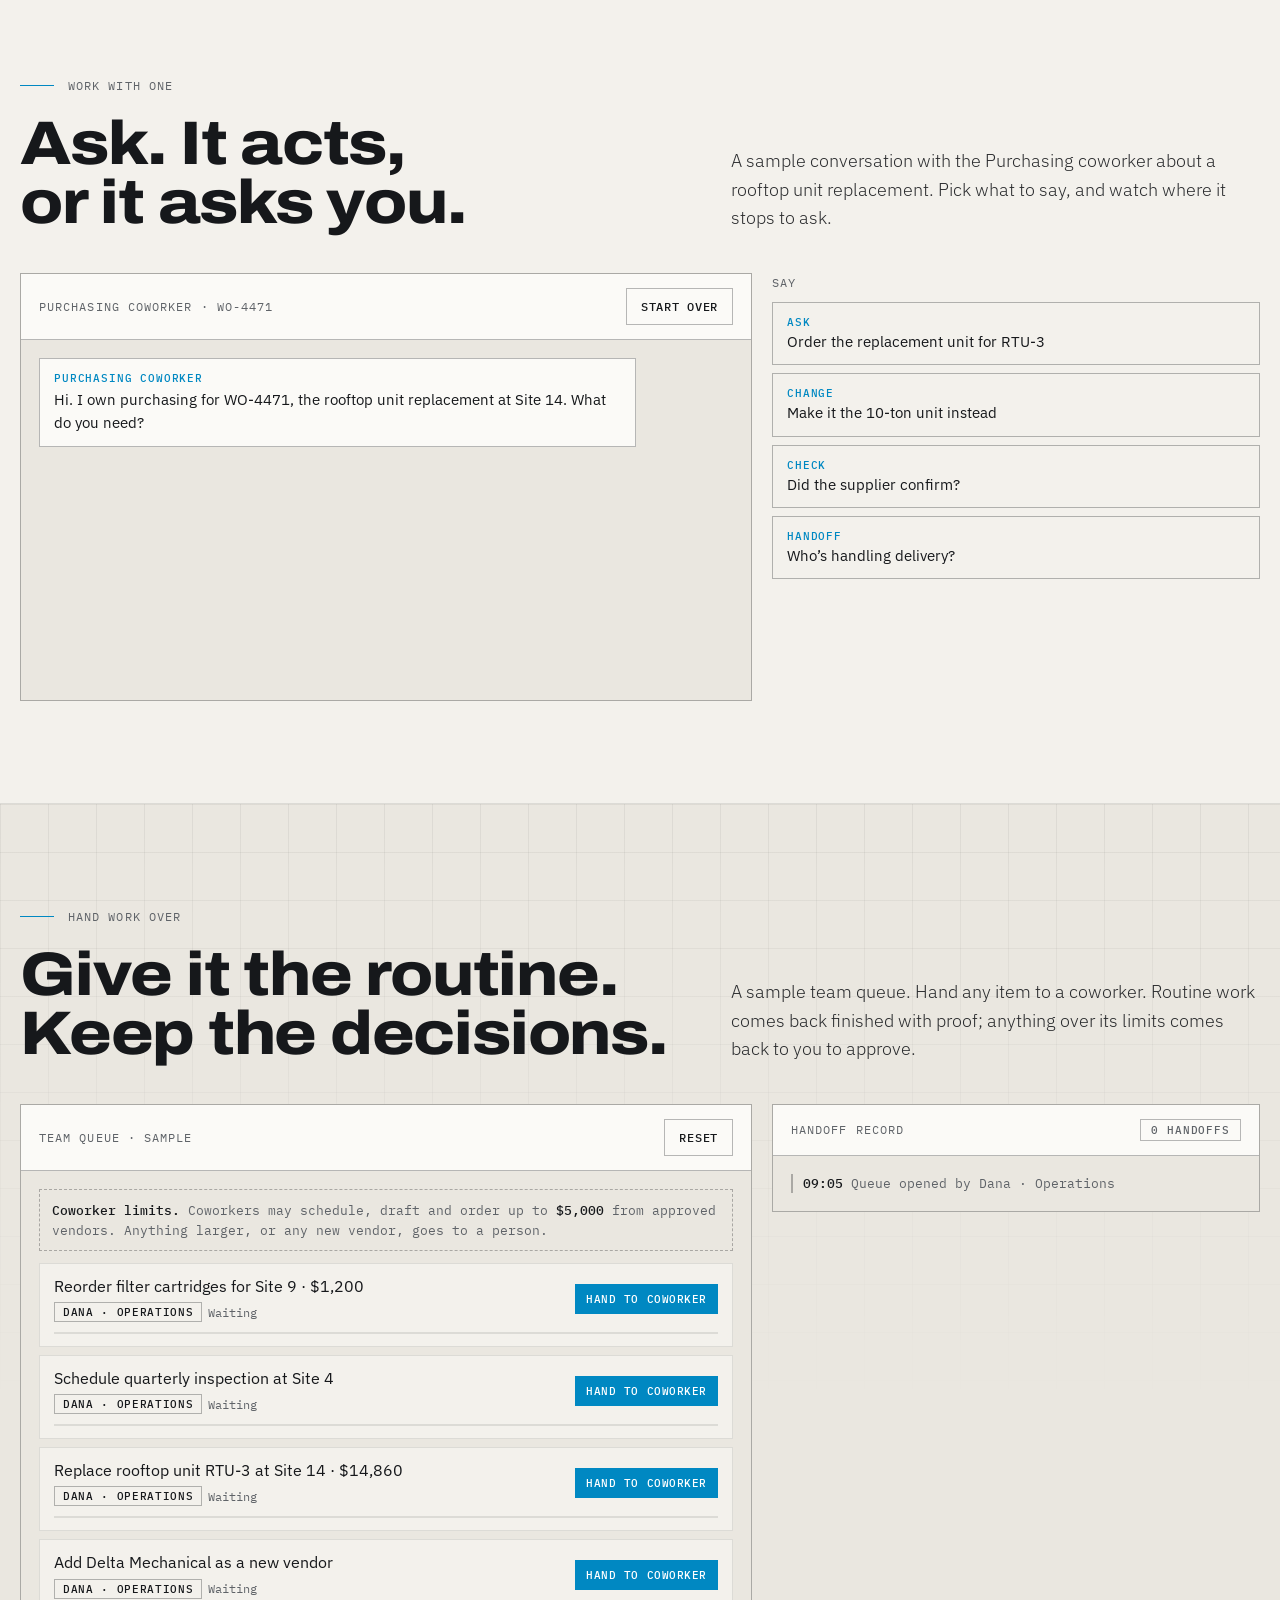
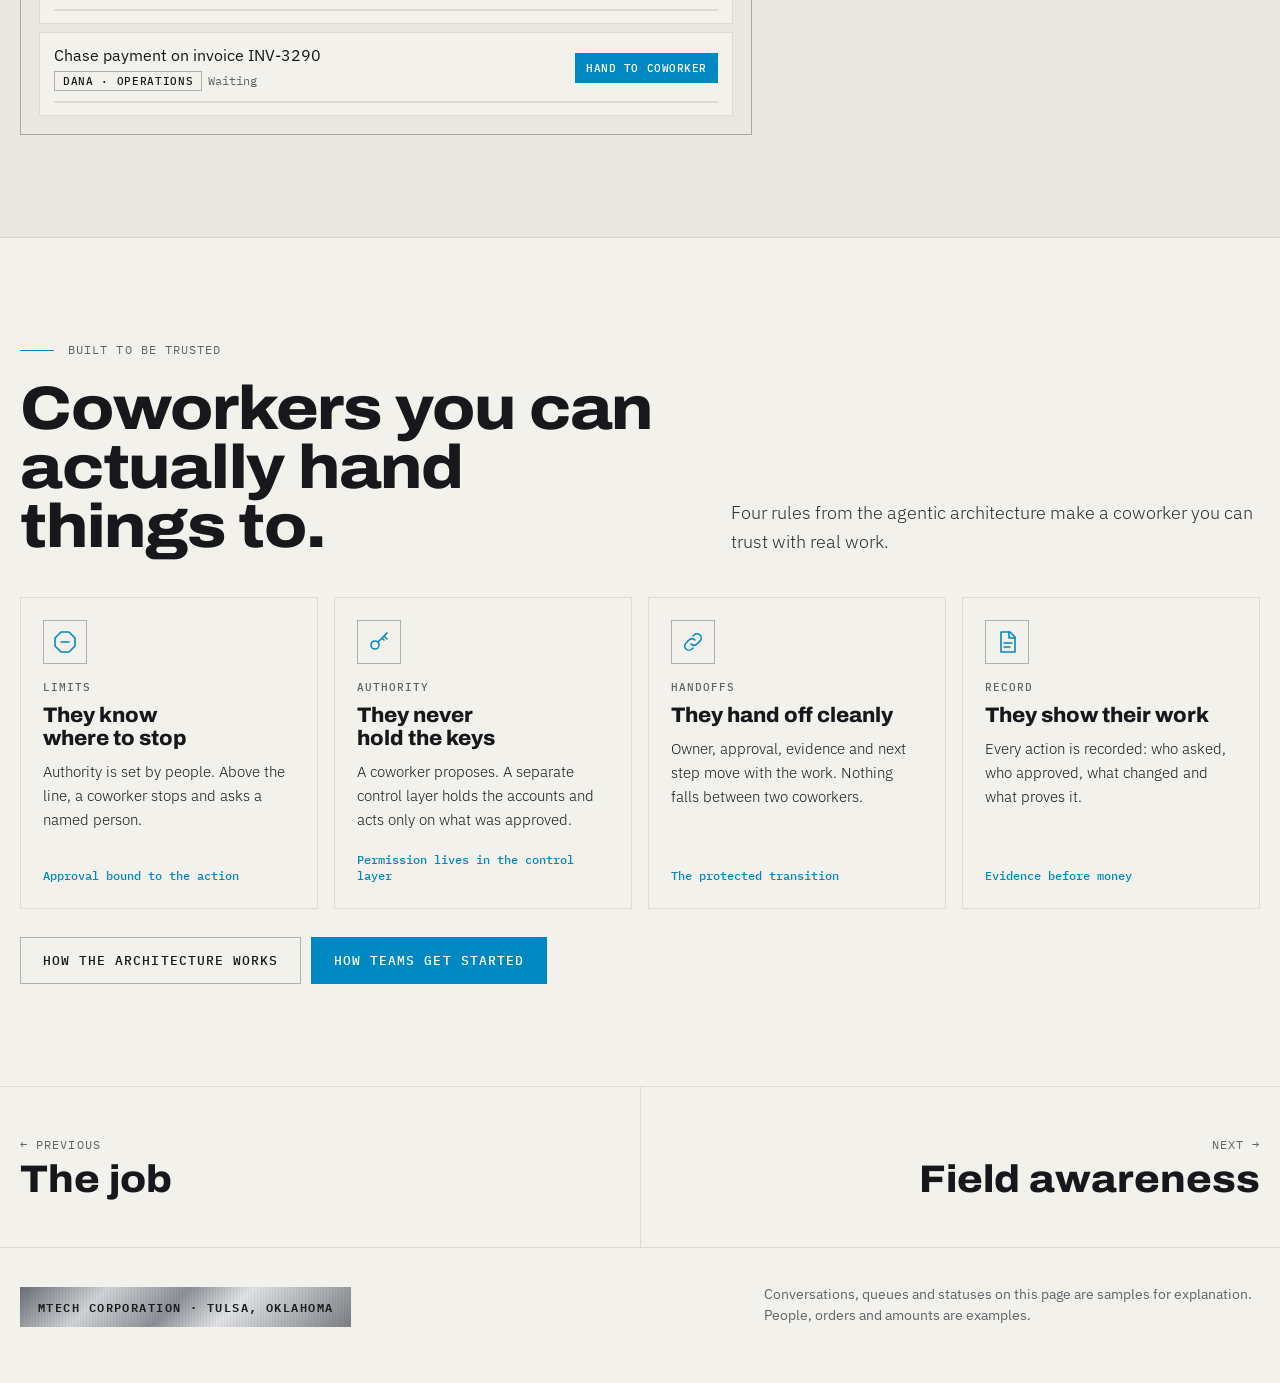
<file: coworkers.html>
<!doctype html>
<html lang="en">
<head>
<meta charset="utf-8">
<meta name="viewport" content="width=device-width,initial-scale=1,viewport-fit=cover">
<title>MTech Digital Coworkers</title>
<meta name="description" content="Digital coworkers with a defined responsibility, the knowledge and tools to carry it out, and a clear way to involve people.">
<link rel="icon" href="favicon.svg" type="image/svg+xml">
<link rel="icon" href="favicon-32.png" sizes="32x32" type="image/png">
<link rel="apple-touch-icon" href="apple-touch-icon.png">
<meta name="theme-color" content="#15171a">
<meta property="og:type" content="website">
<meta property="og:site_name" content="MTech">
<meta property="og:title" content="MTech Digital Coworkers">
<meta property="og:description" content="Digital coworkers with a defined responsibility, the knowledge and tools to carry it out, and a clear way to involve people.">
<meta property="og:url" content="https://matteson.io/coworkers.html">
<meta property="og:image" content="https://matteson.io/og-image.png">
<meta property="og:image:width" content="1200">
<meta property="og:image:height" content="630">
<meta name="twitter:card" content="summary_large_image">
<link rel="preconnect" href="https://fonts.googleapis.com">
<link rel="preconnect" href="https://fonts.gstatic.com" crossorigin>
<link rel="stylesheet" href="https://fonts.googleapis.com/css2?family=Archivo:wdth,wght@62..125,300..900&family=IBM+Plex+Mono:wght@400;500;600&family=IBM+Plex+Sans:wght@300;400;500;600&display=swap">
<link rel="stylesheet" href="site.css">
<style>
/* team status panel */
.team{list-style:none;margin:0;padding:6px 0;display:grid}
.team li{display:grid;grid-template-columns:34px minmax(0,1fr) auto;gap:12px;align-items:center;padding:11px 16px;border-bottom:1px solid var(--line2)}
.team li:last-child{border-bottom:0}
.gly{width:26px;height:26px;transform:rotate(45deg);border:1.5px solid var(--accent);display:grid;place-items:center;margin-left:4px}
.gly i{width:6px;height:6px;background:var(--accent);border-radius:50%}
.team b{display:block;font:600 14.5px var(--f-body)}
.team .st{font:400 12px/1.4 var(--f-mono);color:var(--muted);white-space:nowrap;overflow:hidden;text-overflow:ellipsis}
.team .st.on{color:var(--accent)}
.team .tag{font:500 10.5px var(--f-mono);letter-spacing:.08em;text-transform:uppercase;color:var(--muted)}
.team .tag.wait{color:var(--accent)}
.tfoot{display:flex;justify-content:space-between;gap:10px;flex-wrap:wrap;padding:12px 16px;border-top:1px solid var(--line);font:500 11px var(--f-mono);letter-spacing:.08em;text-transform:uppercase;color:var(--muted)}
.tfoot b{color:var(--accent);font-weight:500}
/* roster */
.roster{display:grid;grid-template-columns:repeat(4,minmax(0,1fr));gap:16px;margin-top:40px}
.rc{border:1px solid var(--line);background:var(--bg2);padding:18px;display:grid;gap:10px;align-content:start;min-width:0}
.rc .hd{display:flex;gap:12px;align-items:center}
.rc h3{font-size:21px;font-weight:800;font-variation-settings:"wdth" 102;line-height:1.05}
.rc dl{margin:0;display:grid;gap:8px}
.rc dt{font:500 10px var(--f-mono);letter-spacing:.09em;text-transform:uppercase;color:var(--muted)}
.rc dd{margin:2px 0 0;font-size:14px;line-height:1.4}
.rc dd.ask{color:var(--accent)}
@media(max-width:1100px){.roster{grid-template-columns:repeat(2,minmax(0,1fr))}}
@media(max-width:560px){.roster{grid-template-columns:1fr}}
/* conversation */
.chat{display:grid;grid-template-columns:minmax(0,1.5fr) minmax(0,1fr);gap:20px;margin-top:40px;align-items:start}
@media(max-width:960px){.chat{grid-template-columns:1fr}}
.thread{display:flex;flex-direction:column;gap:12px;min-height:360px;max-height:540px;overflow:auto;padding:18px}
.msg{max-width:86%;padding:12px 14px;font-size:15px;line-height:1.5;animation:in .35s ease both}
.msg.me{align-self:flex-end;background:var(--accent);color:var(--accent-ink)}
.msg.co{align-self:flex-start;background:var(--panel);border:1px solid var(--line)}
.msg.co .who{display:block;font:500 10.5px var(--f-mono);letter-spacing:.08em;text-transform:uppercase;color:var(--accent);margin-bottom:4px}
.card{align-self:flex-start;max-width:86%;border:1px dashed var(--accent);padding:10px 12px;font:400 12.5px/1.5 var(--f-mono);color:var(--fg);animation:in .35s ease both}
.card b{color:var(--accent);font-weight:500;display:block;letter-spacing:.06em;text-transform:uppercase;font-size:11px}
.typing{align-self:flex-start;font:400 12px var(--f-mono);color:var(--muted)}
.prompts{display:grid;gap:8px}
.prompts button{background:var(--bg);border:1px solid var(--line);padding:12px 14px;text-align:left;font-size:15px;line-height:1.35}
.prompts button:hover:not(:disabled){border-color:var(--accent)}
.prompts button:disabled{opacity:.4;cursor:default}
.prompts button small{display:block;font:500 10.5px var(--f-mono);letter-spacing:.08em;text-transform:uppercase;color:var(--accent);margin-bottom:3px}
.choices{display:flex;gap:8px;flex-wrap:wrap;align-self:flex-start}
/* queue (shared with the product demo) */
.qgrid{display:grid;grid-template-columns:minmax(0,1.5fr) minmax(0,1fr);gap:20px;margin-top:40px;align-items:start}
@media(max-width:960px){.qgrid{grid-template-columns:1fr}}
.q{list-style:none;margin:0;padding:0;display:grid;gap:8px}
.q li{display:grid;grid-template-columns:minmax(0,1fr) auto;gap:10px 16px;align-items:center;border:1px solid var(--line2);background:var(--bg);padding:12px 14px}
.q li.agent{border-color:var(--line)}
.q li.held{border-color:var(--accent);background:color-mix(in srgb,var(--accent) 8%,var(--bg))}
.q li.done{opacity:.7}
.q .tt{font-size:15.5px;line-height:1.3}
.q .meta{display:flex;flex-wrap:wrap;gap:6px;margin-top:6px;align-items:center}
.q .who{font:500 11px var(--f-mono);letter-spacing:.06em;text-transform:uppercase;padding:2px 8px;border:1px solid var(--line)}
.q li.agent .who{border-color:var(--accent);color:var(--accent)}
.q .stt{font:400 12px var(--f-mono);color:var(--muted)}
.q li.held .stt{color:var(--accent)}
.q .acts{display:flex;gap:6px;flex-wrap:wrap;justify-content:flex-end}
.q .acts button{background:none;border:1px solid var(--line);padding:7px 10px;font:500 11px var(--f-mono);letter-spacing:.05em;text-transform:uppercase}
.q .acts button.go{background:var(--accent);color:var(--accent-ink);border-color:var(--accent)}
@media(max-width:640px){.acts button{min-height:40px}}
.bar{height:2px;background:var(--line2);grid-column:1/-1;position:relative;overflow:hidden}
.bar i{position:absolute;left:0;top:0;bottom:0;width:0;background:var(--accent);transition:width 1.2s linear}
.limits{font:400 12.5px/1.6 var(--f-mono);color:var(--muted);border:1px dashed var(--line);padding:10px 12px;margin-bottom:12px}
.limits b{color:var(--fg);font-weight:500}
/* wider world: three coworkers with different knowledge, tools and judgment */
.xtabs{display:grid;grid-template-columns:repeat(3,minmax(0,1fr));gap:8px;margin-top:40px}
.xtabs button{background:var(--bg);border:1px solid var(--line);padding:14px 16px;text-align:left;display:grid;gap:3px;min-width:0}
.xtabs button b{font:700 18px var(--f-display);font-variation-settings:"wdth" 100}
.xtabs button small{font:400 12.5px/1.4 var(--f-mono);color:var(--muted)}
.xtabs button[aria-selected="true"]{border-color:var(--accent);background:var(--panel);box-shadow:inset 0 3px 0 var(--accent)}
.xtabs button[aria-selected="true"] b{color:var(--accent)}
@media(max-width:760px){.xtabs{grid-template-columns:1fr}}
.xcase{display:grid;grid-template-columns:minmax(0,.85fr) minmax(0,1.15fr);border:1px solid var(--line);margin-top:12px;background:var(--bg)}
.xcase>div{padding:20px 22px;min-width:0}
.xcase>div+div{border-left:1px solid var(--line)}
@media(max-width:900px){.xcase{grid-template-columns:1fr}.xcase>div+div{border-left:0;border-top:1px solid var(--line)}}
.xq{font:500 clamp(18px,1.7vw,22px)/1.35 var(--f-body);margin:6px 0 18px}
.xprof{display:grid;gap:14px}
.xprof h4{font:500 10.5px var(--f-mono);letter-spacing:.09em;text-transform:uppercase;color:var(--accent);margin-bottom:6px}
.xprof ul{list-style:none;margin:0;padding:0;display:grid;gap:4px}
.xprof li{font-size:14.5px;line-height:1.4;padding-left:16px;position:relative}
.xprof li::before{content:"";position:absolute;left:0;top:.55em;width:6px;height:6px;border:1px solid var(--accent)}
.xsteps{list-style:none;margin:10px 0 0;padding:0;display:grid;gap:8px;counter-reset:x}
.xsteps li{counter-increment:x;display:grid;grid-template-columns:28px minmax(0,1fr);gap:10px;font-size:14.5px;line-height:1.45;animation:in .35s ease both}
.xsteps li::before{content:counter(x);width:24px;height:24px;border:1px solid var(--line);display:grid;place-items:center;font:500 11px var(--f-mono)}
.xsteps li.flag{color:var(--accent)}
.xsteps li.flag::before{border-color:var(--accent)}
.xout{margin-top:18px;border:1px solid var(--accent);background:color-mix(in srgb,var(--accent) 7%,var(--bg2));padding:14px 16px;animation:in .4s ease both}
.xout h4{font:500 10.5px var(--f-mono);letter-spacing:.09em;text-transform:uppercase;color:var(--accent);margin-bottom:8px}
.xout dl{margin:0;display:grid;gap:0}
.xout dl div{display:grid;grid-template-columns:120px minmax(0,1fr);gap:10px;padding:6px 0;border-bottom:1px solid var(--line2);font-size:14px}
.xout dl div:last-child{border-bottom:0}
.xout dt{font:500 10.5px var(--f-mono);letter-spacing:.08em;text-transform:uppercase;color:var(--muted);padding-top:2px}
.xout dd{margin:0}
@media(max-width:520px){.xout dl div{grid-template-columns:1fr;gap:2px}}
/* vision sections: a job unfolding, waiting on, channels, corrections, coordination */
.unfold{display:grid;grid-template-columns:minmax(0,1.2fr) minmax(0,1fr);border:1px solid var(--line);margin-top:40px;background:var(--bg)}
.unfold>div{min-width:0}
.unfold>div+div{border-left:1px solid var(--line)}
.unfold .hd{padding:14px 18px;border-bottom:1px solid var(--line);background:var(--panel);display:flex;justify-content:space-between;gap:10px;flex-wrap:wrap;align-items:center}
.feed{list-style:none;margin:0;padding:16px 18px;display:grid;gap:10px;min-height:300px;align-content:start}
.feed li{border:1px solid var(--line2);background:var(--bg2);padding:10px 12px;font-size:14.5px;line-height:1.45;animation:in .35s ease both}
.feed li .ch{display:block;font:500 10.5px var(--f-mono);letter-spacing:.09em;text-transform:uppercase;color:var(--muted);margin-bottom:3px}
.feed li.cw{border-left:3px solid var(--accent)}
.feed li.cw .ch{color:var(--accent)}
.feed li.gap{border-color:var(--accent);border-style:dashed}
.rec{margin:0;padding:16px 18px;display:grid;gap:0}
.rec div{display:grid;grid-template-columns:110px minmax(0,1fr);gap:10px;padding:8px 0;border-bottom:1px solid var(--line2);font-size:14.5px}
.rec dt{font:500 10.5px var(--f-mono);letter-spacing:.09em;text-transform:uppercase;color:var(--muted);padding-top:3px}
.rec dd{margin:0}
.rec dd.new{color:var(--accent)}
.rec dd.miss{color:var(--accent);font-family:var(--f-mono);font-size:13px}
.uctl{padding:0 18px 18px;display:flex;gap:10px;flex-wrap:wrap}
@media(max-width:900px){.unfold{grid-template-columns:1fr}.unfold>div+div{border-left:0;border-top:1px solid var(--line)}}
.waits{display:grid;grid-template-columns:minmax(0,.8fr) minmax(0,1.2fr);gap:16px;margin-top:40px}
@media(max-width:900px){.waits{grid-template-columns:1fr}}
.wpick{display:grid;gap:8px;align-content:start}
.wpick button{background:var(--bg);border:1px solid var(--line);padding:12px 14px;text-align:left;display:grid;grid-template-columns:30px 1fr;gap:12px;align-items:center}
.wpick button b{font:700 16px var(--f-display);font-variation-settings:"wdth" 100}
.wpick button[aria-pressed="true"]{border-color:var(--accent);background:var(--panel)}
.wpick button[aria-pressed="true"] b{color:var(--accent)}
.wreply{border:1px solid var(--line);background:var(--bg);padding:20px 22px;min-width:0}
.wreply q{display:block;font:500 clamp(18px,1.7vw,22px)/1.4 var(--f-body);quotes:"\201C" "\201D";margin:8px 0 16px}
.wreply dl{margin:0;display:grid;gap:0;border-top:1px solid var(--line2)}
.wreply dl div{display:grid;grid-template-columns:130px minmax(0,1fr);gap:10px;padding:8px 0;border-bottom:1px solid var(--line2);font-size:14.5px}
.wreply dt{font:500 10.5px var(--f-mono);letter-spacing:.09em;text-transform:uppercase;color:var(--muted);padding-top:3px}
.wreply dd{margin:0}
@media(max-width:520px){.wreply dl div,.rec div{grid-template-columns:1fr;gap:2px}}
.wreply>*{animation:in .35s ease both}
.kchat{border:1px solid var(--line);background:var(--bg);margin-top:40px;max-width:860px}
.kchat .hd{padding:14px 18px;border-bottom:1px solid var(--line);background:var(--panel);display:flex;justify-content:space-between;gap:10px;flex-wrap:wrap}
.kmsgs{list-style:none;margin:0;padding:18px;display:grid;gap:10px}
.kmsgs li{max-width:78%;padding:10px 14px;font-size:15px;line-height:1.45;border:1px solid var(--line2);background:var(--bg2);animation:in .35s ease both}
.kmsgs li.me{justify-self:end;border-color:var(--line)}
.kmsgs li .ch{display:block;font:500 10.5px var(--f-mono);letter-spacing:.09em;text-transform:uppercase;color:var(--muted);margin-bottom:3px}
.kmsgs li.cw{border-left:3px solid var(--accent)}
.kmsgs li.cw .ch{color:var(--accent)}
.kmsgs li.sys{max-width:none;justify-self:stretch;background:none;border-style:dashed;font:400 13px var(--f-mono);color:var(--muted)}
@media(max-width:620px){.kmsgs li{max-width:92%}}
.kchat .uctl{padding:0 18px 18px}
.know{display:grid;grid-template-columns:repeat(5,minmax(0,1fr));border-top:1px solid var(--line);margin-top:40px}
.know div{padding:16px 16px 16px 0;border-right:1px solid var(--line2);min-width:0}
.know div+div{padding-left:16px}
.know div:last-child{border-right:0}
.know b{display:block;font:500 11px var(--f-mono);letter-spacing:.09em;text-transform:uppercase;color:var(--accent);margin-bottom:4px}
.know span{font-size:15px;font-weight:300}
@media(max-width:1000px){.know{grid-template-columns:1fr 1fr}.know div,.know div+div{padding:14px 12px 14px 0;border-right:0;border-bottom:1px solid var(--line2)}}
@media(max-width:560px){.know{grid-template-columns:1fr}}
.over{border:1px solid var(--accent);background:var(--bg);margin-top:16px}
.over .hd{padding:14px 18px;border-bottom:1px solid var(--line);background:var(--panel);display:flex;justify-content:space-between;gap:10px;flex-wrap:wrap;align-items:center}
.over q{display:block;padding:18px 18px 6px;font:500 clamp(17px,1.6vw,21px)/1.45 var(--f-body);quotes:"\201C" "\201D"}
.over ul{list-style:none;margin:0;padding:8px 18px 18px;display:grid;gap:8px}
.over li{display:grid;grid-template-columns:minmax(0,1fr) auto;gap:12px;align-items:center;border:1px solid var(--line2);background:var(--bg2);padding:10px 12px;font-size:14.5px}
.over li .chip{justify-self:end}
.over .uctl{padding:0 18px 18px}
</style>
</head>
<body>
<header class="nav">
  <div class="wrap">
    <a class="mark" href="./"><svg class="logo" viewBox="56 56 1890 314" role="img" aria-label="MTech"><path fill="currentColor" d="M66 66H140L257 215L374 66H447V360H385V160L257 318L128 160V360H66Z"/><g fill="var(--accent)"><path d="M520 66H830V122H703V360H642V122H520Z"/><path d="M900 66H1179V122H900Z"/><path d="M900 185H1163V242H958V304H1179V360H900Z"/><path d="M1345 66H1551V122H1350A35 35 0 0 0 1315 157V269A35 35 0 0 0 1350 304H1551V360H1345A90 90 0 0 1 1255 270V156A90 90 0 0 1 1345 66Z"/><path d="M1628 66H1688V185H1876V66H1936V360H1876V242H1688V360H1628Z"/></g></svg></a>
    <nav aria-label="Primary">
      <a href="work.html">The job</a>
      <a href="coworkers.html" aria-current="page">Coworkers</a>
      <a href="wearables.html">Field awareness</a>
      <a href="process.html">Process control</a>
      <a href="onboarding.html">Onboarding</a>
      <a href="architecture.html">Architecture</a>
      <a href="partner.html">Partner</a>
    </nav>
    <button id="bp" class="sw" role="switch" aria-checked="false"><span class="knob"></span><span>View as blueprint</span></button>
  </div>
</header>

<main>
<section class="phero">
  <div class="wrap">
    <div>
      <div class="crumbs mono"><a href="./">MTech</a><span>/</span><span>Products</span><span>/</span><span style="color:var(--fg)">Digital coworkers</span></div>
      <h1>Give software <span>a job.</span></h1>
      <p class="sub">A digital coworker has a defined responsibility, the knowledge and tools to carry it out, a record of unfinished work and a clear way to involve people. It works where your business already works, and the work continues after the conversation ends.</p>
      <div class="facts"><span class="chip">Product</span><span class="chip on">Built on the agentic architecture</span></div>
    </div>
    <div class="hvis" style="padding-top:34px">
      <span class="cap mono">Your team, right now · sample</span>
      <ul class="team" id="team"></ul>
      <div class="tfoot"><span>Showing 6 of 8 coworkers</span><span>Waiting on you: <b id="waitN">1 approval</b></span></div>
    </div>
  </div>
</section>

<section class="s">
  <div class="wrap">
    <div class="sechd">
      <div><div class="eyebrow mono">Giving software a job</div><h2 class="h2">What a coworker<br>needs to do real work.</h2></div>
      <p class="lede">A digital coworker isn’t a chat window. It is given a job, the same way a new hire is: what it is responsible for, what it can use, and who to bring in.</p>
    </div>
    <div class="strip odd">
      <div><h3>A defined responsibility</h3><p>A clear part of the work it owns, from start to handoff.</p></div>
      <div><h3>Relevant knowledge</h3><p>The customers, procedures and history that bear on that work.</p></div>
      <div><h3>Permitted tools</h3><p>The systems it may use, and what it may do in each.</p></div>
      <div><h3>A record of unfinished work</h3><p>Everything still open, so nothing depends on memory.</p></div>
      <div><h3>A way to involve people</h3><p>Who to ask, who decides, and how to reach them.</p></div>
    </div>
    <p class="lede" style="max-width:72ch;margin-top:28px">For example, a service coworker’s responsibility could include understanding incoming requests, checking the site and equipment, identifying missing information, coordinating the next authorized step, and following the job through its part of the process.</p>
  </div>
</section>

<section class="s alt">
  <div class="wrap">
    <div class="sechd">
      <div><div class="eyebrow mono">Watch the work unfold</div><h2 class="h2">The conversation ends.<br>The work doesn’t.</h2></div>
      <p class="lede">A vague email arrives with a photo attached. Follow the service coworker as it turns that into a job, notices what’s missing, asks for it, and picks up exactly where it left off when the answer comes back days later.</p>
    </div>
    <div class="unfold">
      <div><div class="hd"><span class="mono">Where it happens</span><span class="chip" id="uStep"></span></div><ul class="feed" id="uFeed" aria-live="polite"></ul>
        <div class="uctl"><button class="sbtn go" id="uNext">Next</button><button class="sbtn" id="uReset">Start over</button></div></div>
      <div><div class="hd"><span class="mono">The job record</span><span class="chip on" id="uState">No job yet</span></div><dl class="rec" id="uRec"></dl></div>
    </div>
  </div>
</section>

<section class="s">
  <div class="wrap">
    <div class="sechd">
      <div><div class="eyebrow mono">Ask any coworker</div><h2 class="h2">“What are you<br>waiting on?”</h2></div>
      <p class="lede">The answer comes from actual obligations, not a status badge: what is outstanding, what depends on it, what has already been prepared, and who can see it.</p>
    </div>
    <div class="waits">
      <div class="wpick" id="who"></div>
      <div class="wreply" id="reply" aria-live="polite"></div>
    </div>
  </div>
</section>

<section class="s alt">
  <div class="wrap">
    <div class="sechd">
      <div><div class="eyebrow mono">Where your business already works</div><h2 class="h2">Many channels.<br>One job.</h2></div>
      <p class="lede">A request might begin in email, get clarified in team chat, depend on a supplier document and finish with an update in a business system. Every one of those events stays attached to the same job, and the coworker’s value shows up as resolved questions and completed actions.</p>
    </div>
    <div class="g3">
      <div class="feat"><span class="ic" data-icon="doc"></span><span class="k">Email</span><h3>Requests arrive</h3><p>Read, connected to the right customer and site, and turned into a job.</p></div>
      <div class="feat"><span class="ic" data-icon="chat"></span><span class="k">Team chat</span><h3>People and agents talk</h3><p>Clarifications, decisions and handoffs, in the place where the team already works.</p></div>
      <div class="feat"><span class="ic" data-icon="book"></span><span class="k">Documents</span><h3>Evidence is gathered</h3><p>Supplier quotes, drawings and sign-off sheets, attached where they matter.</p></div>
      <div class="feat"><span class="ic" data-icon="wrench"></span><span class="k">SVS</span><h3>Field work is recorded</h3><p>Work orders, assets and service history stay current as the job moves.</p></div>
      <div class="feat"><span class="ic" data-icon="money"></span><span class="k">Accounting</span><h3>Money follows the work</h3><p>Billing and payables receive what they need when the work supports it.</p></div>
      <div class="feat"><span class="ic" data-icon="check"></span><span class="k">Tracking</span><h3>Obligations are tracked</h3><p>Each commitment has an owner and a clear answer to “is it actually done?”</p></div>
    </div>
  </div>
</section>

<section class="s">
  <div class="wrap">
    <div class="sechd">
      <div><div class="eyebrow mono">It learns your business</div><h2 class="h2">Specific to you,<br>corrected by you.</h2></div>
      <p class="lede">A coworker works from what is true for your business, and when someone corrects it, the correction is applied now and routed to the person who owns that knowledge before it becomes a lasting rule.</p>
    </div>
    <div class="know">
      <div><b>The customer</b><span>Their requirements, contacts and agreements.</span></div>
      <div><b>Your procedures</b><span>The approved way your company does the work.</span></div>
      <div><b>The job’s history</b><span>Everything that has happened on this job so far.</span></div>
      <div><b>Permitted records</b><span>Only the records its role is allowed to see.</span></div>
      <div><b>Its authority</b><span>The tools and limits assigned to its role.</span></div>
    </div>
    <div class="kchat">
      <div class="hd"><span class="mono">Team chat · WO-4471 thread</span><span class="chip" id="kState">Correction</span></div>
      <ul class="kmsgs" id="kMsgs" aria-live="polite"></ul>
      <div class="uctl"><button class="sbtn go" id="kNext">Next</button><button class="sbtn" id="kReset">Start over</button></div>
    </div>
  </div>
</section>

<section class="s alt">
  <div class="wrap">
    <div class="sechd">
      <div><div class="eyebrow mono">The team in motion</div><h2 class="h2">Each coworker adds<br>its part.</h2></div>
      <p class="lede">The service coworker identifies a parts requirement. Materials checks availability. Project coordinates the schedule. Quality checks the completion package. Accounting receives what it needs to bill. An oversight role watches the dependencies between them.</p>
    </div>
    <div class="strip">
      <div><h3>Service</h3><p>Finds that the job needs a replacement motor and says exactly which.</p></div>
      <div><h3>Materials</h3><p>Checks stock and suppliers, and finds a substitute.</p></div>
      <div><h3>Project</h3><p>Fits the parts timeline into the schedules that depend on it.</p></div>
      <div><h3>Quality</h3><p>Checks the completion package against what the customer requires.</p></div>
      <div><h3>Accounting</h3><p>Bills from a supported package, and follows the payment.</p></div>
    </div>
    <div class="over">
      <div class="hd"><span class="mono">Oversight · this week’s installations</span><span class="chip" id="oState">1 decision needed</span></div>
      <q id="oSay">Three installations are waiting on the same shipment. One proposed substitute needs approval. These two schedules can proceed; this one needs a decision.</q>
      <ul id="oList"></ul>
      <div class="uctl"><button class="sbtn go" id="oApprove">Approve the substitute</button><button class="sbtn" id="oReset">Reset</button></div>
    </div>
    <div class="row" style="margin-top:28px"><a class="btn pri" href="work.html#journey">See it in a full service visit</a><a class="btn" href="architecture.html">Why handoffs hold together</a></div>
  </div>
</section>

<section class="s" id="wider">
  <div class="wrap">
    <div class="sechd">
      <div><div class="eyebrow mono">Beyond the service call</div><h2 class="h2">Different jobs.<br>Different judgment.</h2></div>
      <p class="lede">Coworkers aren’t one assistant with many hats. Each has its own knowledge, its own tools and its own line where it stops and asks. Pick one and watch it work.</p>
    </div>
    <div class="xtabs" role="tablist" aria-label="Coworkers" id="xtabs"></div>
    <div class="xcase" aria-live="polite">
      <div><span class="mono" id="xRole"></span><p class="xq" id="xQ"></p><div class="xprof" id="xProf"></div></div>
      <div><span class="mono">Working on it</span><ol class="xsteps" id="xSteps"></ol><div class="xout" id="xOut"></div></div>
    </div>
  </div>
</section>

<section class="s alt">
  <div class="wrap">
    <div class="sechd">
      <div><div class="eyebrow mono">Meet the team</div><h2 class="h2">Every step of the job<br>has an owner.</h2></div>
      <p class="lede">Digital coworkers are organized like a good operations team: each one owns a part of the work, knows where its authority ends, and hands the job on with everything the next owner needs.</p>
    </div>
    <div class="roster" id="roster"></div>
  </div>
</section>

<section class="statement">
  <div class="wrap"><p>Every step has an <em>owner</em>. Every owner has <em>limits</em>. Every action leaves <em>proof</em>.</p></div>
</section>

<section class="s">
  <div class="wrap">
    <div class="sechd">
      <div><div class="eyebrow mono">Work with one</div><h2 class="h2">Ask. It acts,<br>or it asks you.</h2></div>
      <p class="lede">A sample conversation with the Purchasing coworker about a rooftop unit replacement. Pick what to say, and watch where it stops to ask.</p>
    </div>
    <div class="chat">
      <div class="panel">
        <div class="hd"><span class="mono">Purchasing coworker · WO-4471</span><button class="sbtn" id="cReset">Start over</button></div>
        <div class="thread" id="thread" aria-live="polite"></div>
      </div>
      <div>
        <p class="mono" style="margin-bottom:10px">Say</p>
        <div class="prompts" id="prompts"></div>
      </div>
    </div>
  </div>
</section>

<section class="s alt">
  <div class="wrap">
    <div class="sechd">
      <div><div class="eyebrow mono">Hand work over</div><h2 class="h2">Give it the routine.<br>Keep the decisions.</h2></div>
      <p class="lede">A sample team queue. Hand any item to a coworker. Routine work comes back finished with proof; anything over its limits comes back to you to approve.</p>
    </div>
    <div class="qgrid">
      <div class="panel">
        <div class="hd"><span class="mono">Team queue · sample</span><button class="sbtn" id="qReset">Reset</button></div>
        <div class="bd">
          <div class="limits"><b>Coworker limits.</b> Coworkers may schedule, draft and order up to <b>$5,000</b> from approved vendors. Anything larger, or any new vendor, goes to a person.</div>
          <ul class="q" id="q"></ul>
        </div>
      </div>
      <div class="panel">
        <div class="hd"><span class="mono">Handoff record</span><span class="chip" id="qCount">0 handoffs</span></div>
        <div class="bd"><ol class="ledger" id="ql" aria-live="polite"></ol></div>
      </div>
    </div>
  </div>
</section>

<section class="s">
  <div class="wrap">
    <div class="sechd">
      <div><div class="eyebrow mono">Built to be trusted</div><h2 class="h2">Coworkers you can<br>actually hand things to.</h2></div>
      <p class="lede">Four rules from the agentic architecture make a coworker you can trust with real work.</p>
    </div>
    <div class="g4">
      <div class="feat"><span class="ic" data-icon="stop"></span><span class="k">Limits</span><h3>They know where to stop</h3><p>Authority is set by people. Above the line, a coworker stops and asks a named person.</p><span class="tag">Approval bound to the action</span></div>
      <div class="feat"><span class="ic" data-icon="key"></span><span class="k">Authority</span><h3>They never hold the keys</h3><p>A coworker proposes. A separate control layer holds the accounts and acts only on what was approved.</p><span class="tag">Permission lives in the control layer</span></div>
      <div class="feat"><span class="ic" data-icon="link"></span><span class="k">Handoffs</span><h3>They hand off cleanly</h3><p>Owner, approval, evidence and next step move with the work. Nothing falls between two coworkers.</p><span class="tag">The protected transition</span></div>
      <div class="feat"><span class="ic" data-icon="doc"></span><span class="k">Record</span><h3>They show their work</h3><p>Every action is recorded: who asked, who approved, what changed and what proves it.</p><span class="tag">Evidence before money</span></div>
    </div>
    <div class="row" style="margin-top:28px"><a class="btn" href="architecture.html">How the architecture works</a><a class="btn pri" href="onboarding.html">How teams get started</a></div>
  </div>
</section>

<nav class="pager" aria-label="More from MTech">
  <a href="work.html"><span class="mono">← Previous</span><b>The job</b></a>
  <a href="wearables.html"><span class="mono">Next →</span><b>Field awareness</b></a>
</nav>
</main>

<footer>
  <div class="wrap">
    <div class="plate"><span>MTECH CORPORATION · TULSA, OKLAHOMA</span></div>
    <p>Conversations, queues and statuses on this page are samples for explanation. People, orders and amounts are examples.</p>
  </div>
</footer>

<script src="site.js"></script>
<script>
(function(){
var $=MT.$,$$=MT.$$;
var ROLES=[
  {n:'Scoping',owns:'Diagnosing the request and defining the job',ask:'Committing to a customer',back:'A scope with photos and readings',st:['Reviewing photos from Site 14','Scope ready for WO-4471','Matching model plate to spec sheet']},
  {n:'Approval',owns:'Quotes and getting the right yes',ask:'Changing a price after it was sent',back:'An approval tied to the exact quote',st:['Waiting on customer for Q-2231','Quote Q-2210 approved 10:42','Sending revised quote Q-2210-R1']},
  {n:'Purchasing',owns:'Orders under approved quotes',ask:'Anything over $5,000 or a new vendor',back:'A confirmed order number',st:['Placing PO-8812 under Q-2210','Checking Northline for SO-55190','Holding PO change for approval']},
  {n:'Logistics',owns:'Deliveries, cranes and site access',ask:'Booking outside the approved budget',back:'A confirmed delivery window',st:['Crane booked Thu 8:00','Delivery window confirmed','Rebooking around site closure']},
  {n:'Field dispatch',owns:'Crew schedules and assignments',ask:'Overtime and weekend work',back:'A crew on site with the scope attached',st:['Crew 2 assigned to Site 14','Crew checked in 09:04','Rerouting Crew 4 to Site 9']},
  {n:'Quality',owns:'Completion evidence and checks',ask:'Waiving a failed check',back:'Readings, photos and sign-off',st:['Startup readings recorded','Sign-off received 15:05','Flagged low refrigerant pressure']},
  {n:'Billing',owns:'Invoices that match finished work',ask:'Invoicing without evidence',back:'An invoice tied to the approved quote',st:['INV-3307 issued for $14,860','Waiting on completion evidence','Splitting phase 1 invoice']},
  {n:'Receivables',owns:'Collections and matching payments',ask:'Writing anything off',back:'A matched payment and a closed job',st:['Payment matched to INV-3307','Short-pay dispute opened','Reminder sent on INV-3290']}
];
/* roster */
var ro=$('#roster');
ROLES.forEach(function(r){var d=document.createElement('article');d.className='rc';
  d.innerHTML='<div class="hd"><span class="gly"><i></i></span><h3></h3></div><dl><div><dt>Owns</dt><dd></dd></div><div><dt>Asks you before</dt><dd class="ask"></dd></div><div><dt>Hands back</dt><dd></dd></div></dl>';
  d.querySelector('h3').textContent=r.n;var dd=$$('dd',d);dd[0].textContent=r.owns;dd[1].textContent=r.ask;dd[2].textContent=r.back;ro.appendChild(d)});
/* live team panel */
var team=$('#team'),rows=[];
ROLES.slice(0,6).forEach(function(r,i){var li=document.createElement('li');li.innerHTML='<span class="gly"><i></i></span><div><b></b><div class="st"></div></div><span class="tag"></span>';
  li.querySelector('b').textContent=r.n;team.appendChild(li);rows.push({li:li,st:li.querySelector('.st'),tag:li.querySelector('.tag'),k:i%3})});
function paint(){rows.forEach(function(r,i){var s=ROLES[i].st[r.k%3];r.st.textContent=s;var wait=/Waiting on customer|Holding/.test(s);r.tag.textContent=wait?'Needs you':'Working';r.tag.className='tag'+(wait?' wait':'');r.st.className='st'+(wait?' on':'')})}
paint();
if(!MT.reduce){var ti=0;setInterval(function(){var r=rows[ti%rows.length];r.k++;paint();r.st.animate([{opacity:0},{opacity:1}],{duration:500});ti+=2},1600)}

/* conversation */
var thread=$('#thread'),prompts=$('#prompts');
var P=[
  {k:'order',l:'Ask',t:'Order the replacement unit for RTU-3',r:['Quote Q-2210 was approved by the customer at 10:42 for a 7.5-ton unit. Placing PO-8812 with Northline Supply for $9,240, delivered to Site 14 by Thursday.'],card:['Order placed','PO-8812 under approval Q-2210 · supplier confirmed SO-55190']},
  {k:'change',l:'Change',t:'Make it the 10-ton unit instead',r:['That changes the approved order. The 10-ton unit is $11,780, and Q-2210 only covers the 7.5-ton, so I can’t reuse that approval.','Want me to send the customer a revised quote?'],choices:[['Send revised quote','Sent Q-2210-R1 for $17,400 to the customer contact. I’ll hold the change until it’s approved; the original order stays as it is.',['Held','Change waiting on customer approval Q-2210-R1']],['Keep the 7.5-ton','Keeping the 7.5-ton order as approved. Nothing changed.',null]]},
  {k:'confirm',l:'Check',t:'Did the supplier confirm?',r:['Their confirmation never came back, so I didn’t resend. I checked Northline’s system for our PO reference first: they have it as SO-55190, matching our order exactly.'],card:['Reconciled','SO-55190 matches PO-8812 · no duplicate order']},
  {k:'deliver',l:'Handoff',t:'Who’s handling delivery?',r:['I handed delivery to the Logistics coworker at 11:05, with the PO, the site contact and the Thursday deadline attached. It owns that step now, so I can’t change the booking myself.'],card:['Handoff','Purchasing → Logistics · owner, approval and evidence attached']}
];
var busy=false;
function add(cls,html,txt){var d=document.createElement('div');d.className=cls;if(html)d.innerHTML=html;if(txt!=null)d.appendChild(document.createTextNode(txt));thread.appendChild(d);thread.scrollTop=thread.scrollHeight;return d}
function co(text){var d=add('msg co','<span class="who">Purchasing coworker</span>');d.appendChild(document.createTextNode(text));return d}
function card(c){var d=add('card','<b></b>');d.firstChild.textContent=c[0];d.appendChild(document.createTextNode(c[1]))}
function say(lines,done){var i=0;function step(){if(i>=lines.length){done&&done();return}var ty=add('typing',null,'Purchasing coworker is working…');setTimeout(function(){ty.remove();co(lines[i++]);step()},MT.reduce?0:900)}step()}
function lock(v){busy=v;$$('button',prompts).forEach(function(b){b.disabled=v||b.dataset.used==='1'})}
function run(p,btn){if(busy)return;btn.dataset.used='1';lock(true);add('msg me',null,p.t);
  say(p.r,function(){
    if(p.card)card(p.card);
    if(p.choices){var box=add('choices');p.choices.forEach(function(c){var b=document.createElement('button');b.className='sbtn'+(c===p.choices[0]?' go':'');b.textContent=c[0];
      b.addEventListener('click',function(){box.remove();add('msg me',null,c[0]);say([c[1]],function(){if(c[2])card(c[2]);lock(false)})});box.appendChild(b)})}
    else lock(false)})}
function resetChat(){thread.innerHTML='';prompts.innerHTML='';busy=false;
  co('Hi. I own purchasing for WO-4471, the rooftop unit replacement at Site 14. What do you need?');
  P.forEach(function(p){var b=document.createElement('button');b.innerHTML='<small></small>';b.firstChild.textContent=p.l;b.appendChild(document.createTextNode(p.t));b.addEventListener('click',function(){run(p,b)});prompts.appendChild(b)})}
$('#cReset').addEventListener('click',resetChat);resetChat();

/* queue */
var ITEMS=[
  {t:'Reorder filter cartridges for Site 9',amt:1200,who:'Purchasing',ev:'PO-8790 confirmed by supplier'},
  {t:'Schedule quarterly inspection at Site 4',amt:0,who:'Field dispatch',ev:'Booked Tue 10:00, crew notified'},
  {t:'Replace rooftop unit RTU-3 at Site 14',amt:14860,who:'Purchasing',ev:'PO-8812 placed under approval'},
  {t:'Add Delta Mechanical as a new vendor',amt:0,nv:1,who:'Purchasing',ev:'Vendor record created after review'},
  {t:'Chase payment on invoice INV-3290',amt:0,who:'Receivables',ev:'Reminder sent, promise to pay Fri'}
];
var st,clock,handoffs,q=$('#q'),ql=$('#ql');
function stamp(){clock+=4+Math.floor(Math.random()*5);return '09:'+String(clock).padStart(2,'0')}
function log(txt,hold){var li=document.createElement('li');if(hold)li.className='hold';li.innerHTML='<b></b> ';li.firstChild.textContent=stamp();li.appendChild(document.createTextNode(txt));ql.insertBefore(li,ql.firstChild)}
function count(){$('#qCount').textContent=handoffs+' handoff'+(handoffs===1?'':'s')}
function needsPerson(it){return it.amt>5000||it.nv}
function reset(){clock=0;handoffs=0;ql.innerHTML='';st=ITEMS.map(function(){return {owner:'Dana · Operations',agent:false,status:'Waiting',phase:'open'}});log('Queue opened by Dana · Operations');count();render()}
function render(){q.innerHTML='';ITEMS.forEach(function(it,i){var s=st[i],li=document.createElement('li');
  li.className=(s.agent?'agent ':'')+(s.phase==='held'?'held ':'')+(s.phase==='done'?'done':'');
  li.innerHTML='<div><div class="tt"></div><div class="meta"><span class="who"></span><span class="stt"></span></div></div><div class="acts"></div><div class="bar"><i></i></div>';
  li.querySelector('.tt').textContent=it.t+(it.amt?' · $'+it.amt.toLocaleString('en-US'):'');li.querySelector('.who').textContent=s.owner;li.querySelector('.stt').textContent=s.status;
  var acts=li.querySelector('.acts');
  function btn(label,cls,fn){var b=document.createElement('button');b.textContent=label;if(cls)b.className=cls;b.addEventListener('click',fn);acts.appendChild(b)}
  if(s.phase==='open')btn('Hand to coworker','go',function(){hand(i)});
  if(s.phase==='held'){btn('Approve','go',function(){approve(i,true)});btn('Decline','',function(){approve(i,false)})}
  if(s.phase==='working')setTimeout(function(){var b=li.querySelector('.bar i');if(b)b.style.width='100%'},30);
  q.appendChild(li)})}
function hand(i){var it=ITEMS[i];handoffs++;count();
  st[i]={owner:it.who+' coworker',agent:true,status:'Working',phase:'working'};
  log('Handoff: Dana → '+it.who+' coworker · '+it.t);render();
  setTimeout(function(){
    if(needsPerson(it)){st[i]={owner:'Back to Dana',agent:false,phase:'held',status:it.nv?'Held · new vendor needs approval':'Held · $'+it.amt.toLocaleString('en-US')+' is over the $5,000 limit'};handoffs++;count();log('Handoff: '+it.who+' coworker → Dana · approval needed',true)}
    else{st[i].phase='done';st[i].status='Done · '+it.ev;log('Done by '+it.who+' coworker · evidence: '+it.ev)}
    render()},MT.reduce?50:1300)}
function approve(i,ok){var it=ITEMS[i];
  if(ok){st[i]={owner:it.who+' coworker',agent:true,status:'Working under Dana’s approval',phase:'working'};handoffs++;count();log('Approved by Dana (one time) · handed back to '+it.who+' coworker');render();
    setTimeout(function(){st[i].phase='done';st[i].status='Done · '+it.ev;log('Done by '+it.who+' coworker · evidence: '+it.ev);render()},MT.reduce?50:1300)}
  else{st[i]={owner:'Dana · Operations',agent:false,status:'Declined · nothing changed',phase:'done'};log('Declined by Dana · nothing changed');render()}}
$('#qReset').addEventListener('click',reset);
reset();
})();
</script>
<script>
/* vision sections: a job unfolding, waiting on, a correction, oversight */
(function(){
var $=MT.$,$$=MT.$$;
function el(tag,cls,txt){var e=document.createElement(tag);if(cls)e.className=cls;if(txt!=null)e.textContent=txt;return e}
function msg(list,cls,ch,txt){var li=el('li',cls);li.appendChild(el('span','ch',ch));li.appendChild(document.createTextNode(txt));list.appendChild(li);return li}

/* a vague email becomes a job that outlives the conversation */
var U=[
 {f:[['','Email · Mon 08:12','“Unit on the roof is making that noise again. Photo attached. Can someone come out?” · photo.jpg']],r:[],st:'No job yet'},
 {f:[['cw','Service coworker','Sender and address match Site 14, an existing customer. Opened a job.']],r:[['Customer','Site 14 · facilities manager','new'],['Job','WO-4471 · opened Mon 08:13','new']],st:'Open'},
 {f:[['cw','Service coworker','From the email and photo: a rooftop unit, noise complaint, not urgent. Photo attached to the job.']],r:[['Request','Noise from a rooftop unit','new'],['Evidence','photo.jpg','new']],st:'Open'},
 {f:[['gap cw','Service coworker','Site 14 has three rooftop units. The photo doesn’t show the tag. Which one?'],['cw','Service coworker · sent','“Thanks, we’ll get this scheduled. Which unit is it? The tag is on the side panel, for example RTU-3.”']],r:[['Missing','Equipment identifier','miss']],st:'Waiting on customer'},
 {f:[['','Reply · Wed 15:40','“Sorry for the delay. It’s RTU-3.”'],['cw','Service coworker','Continued from the existing record. Nothing re-entered. RTU-3’s history linked: a noisy fan motor was noted in March.']],r:[['Equipment','RTU-3 · fan motor noted noisy, 14 Mar','new'],['Missing','None','']],st:'Open'},
 {f:[['cw','Project coworker','Visit proposed for Thu 09:00 with a technician who has the fan motor in stock. Customer confirmed.']],r:[['Next step','Visit Thu 09:00 · technician assigned','new']],st:'Scheduled'}
];
var u=0;
function uRender(){
  var feed=$('#uFeed'),rec=$('#uRec');feed.innerHTML='';rec.innerHTML='';var rows={},order=[];
  for(var i=0;i<=u;i++){U[i].f.forEach(function(f){var li=msg(feed,f[0],f[1],f[2]);if(i<u)li.style.animation='none'});U[i].r.forEach(function(r){if(!(r[0] in rows))order.push(r[0]);rows[r[0]]=[r[1],i===u?r[2]:(r[2]==='miss'?'miss':'')]})}
  order.forEach(function(k){if(k==='Missing'&&rows[k][0]==='None')return;var d=el('div');d.appendChild(el('dt','',k));d.appendChild(el('dd',rows[k][1],rows[k][0]));rec.appendChild(d)});
  if(!order.length){var d=el('div');d.appendChild(el('dt','','Status'));d.appendChild(el('dd','','An email nobody has acted on yet.'));rec.appendChild(d)}
  $('#uState').textContent=U[u].st;$('#uStep').textContent='Step '+(u+1)+' of '+U.length;$('#uNext').disabled=u===U.length-1;
}
$('#uNext').addEventListener('click',function(){if(u<U.length-1){u++;uRender()}});
$('#uReset').addEventListener('click',function(){u=0;uRender()});
uRender();

/* what are you waiting on? */
var W=[
 {n:'Materials',say:'The supplier hasn’t confirmed availability. The requested installation date depends on that confirmation. I’ve prepared the follow-up, and the project owner can see the dependency.',d:[['Waiting on','Northline to confirm 2 × motor FM-825'],['Depends on it','Installation at Site 9, requested for Tue'],['Prepared','Follow-up email, sending at 14:00 if no reply'],['Visible to','Project owner · Dana, operations']]},
 {n:'Service',say:'The customer hasn’t confirmed roof access for Thursday. The technician’s route is built around it, so I’ve held the slot and asked their facilities manager directly.',d:[['Waiting on','Site 14 to confirm roof access, Thu 09:00'],['Depends on it','Technician route for Thu'],['Prepared','A fallback slot on Fri 07:30'],['Visible to','Dispatch · the assigned technician']]},
 {n:'Accounting',say:'A signed service sheet for WO-4462. The invoice is drafted and held until it arrives, because this customer requires it with every bill. The technician has a specific request for it.',d:[['Waiting on','Signed service sheet, WO-4462'],['Depends on it','Invoice INV-3310 · $1,880'],['Prepared','Drafted invoice, held'],['Visible to','Account lead · the technician']]},
 {n:'Project',say:'A decision from you. Three installations need the same shipment. Two can go ahead with what’s in stock; the third needs you to approve a substitute part.',d:[['Waiting on','Your approval of substitute UM-825'],['Depends on it','Installation at Site 22, Wed'],['Prepared','Side-by-side comparison of the two motors'],['Visible to','You · the customer’s account lead']]}
];
var who=$('#who'),reply=$('#reply');
W.forEach(function(w,i){var b=el('button');b.setAttribute('aria-pressed','false');var g=el('span','gly');g.appendChild(el('i'));b.appendChild(g);b.appendChild(el('b','',w.n+' coworker'));b.addEventListener('click',function(){pick(i)});who.appendChild(b)});
function pick(i){$$('button',who).forEach(function(b,k){b.setAttribute('aria-pressed',k===i?'true':'false')});var w=W[i];reply.innerHTML='';
  reply.appendChild(el('span','mono','You: “What are you waiting on?”'));reply.appendChild(el('q','',w.say));var dl=el('dl');
  w.d.forEach(function(r){var d=el('div');d.appendChild(el('dt','',r[0]));d.appendChild(el('dd','',r[1]));dl.appendChild(d)});reply.appendChild(dl)}
pick(0);

/* a correction: applied now, routed for review before it becomes a rule */
var K=[
 ['me','Dana · operations','Heads up: Northgate needs their own completion form signed on every job, not just ours.'],
 ['cw','Service coworker','Understood. I’ve added Northgate’s completion form to WO-4471’s requirements, and the technician will be asked for it on site.'],
 ['cw','Service coworker','Should this apply to every Northgate job? I’ve proposed that change to Maria, who owns customer requirements. Until she approves, it applies only to this job.'],
 ['sys','','Proposed change · Northgate completion requirements · waiting on Maria (knowledge owner)'],
 ['me','Maria · customer requirements','Approved. Their form is required on all Northgate work from today.'],
 ['sys','','Northgate’s requirements updated · every coworker and technician now works from the new rule']
];
var ks=['Correction','Applied to this job','Applied to this job','Pending review','Pending review','Approved for every job'];
var k=0;
function kRender(){var m=$('#kMsgs');m.innerHTML='';for(var i=0;i<=k;i++){var li=msg(m,K[i][0],K[i][1],K[i][2]);if(i<k)li.style.animation='none';if(!K[i][1])li.firstChild.remove()}
  $('#kState').textContent=ks[k];$('#kState').className='chip'+(k===K.length-1?' on':'');$('#kNext').disabled=k===K.length-1}
$('#kNext').addEventListener('click',function(){if(k<K.length-1){k++;kRender()}});
$('#kReset').addEventListener('click',function(){k=0;kRender()});
kRender();

/* oversight across dependencies */
var O0=[['Site 9 · Tue · uses stock motor','Can proceed',''],['Site 14 · Thu · uses stock motor','Can proceed',''],['Site 22 · Wed · needs substitute UM-825','Needs a decision','on']];
function oRender(ok){var l=$('#oList');l.innerHTML='';O0.forEach(function(r,i){var li=el('li');li.appendChild(el('span','',r[0]));var done=ok&&i===2;li.appendChild(el('span','chip '+(done?'':r[2]),done?'Can proceed':r[1]));l.appendChild(li)});
  $('#oSay').textContent=ok?'All three installations can proceed. Materials has reserved the substitute for Site 22, and the project coworker has confirmed the Wednesday slot.':'Three installations are waiting on the same shipment. One proposed substitute needs approval. These two schedules can proceed; this one needs a decision.';
  $('#oState').textContent=ok?'Nothing needs you':'1 decision needed';$('#oState').className='chip'+(ok?'':' on');$('#oApprove').disabled=ok}
$('#oApprove').addEventListener('click',function(){oRender(true)});
$('#oReset').addEventListener('click',function(){oRender(false)});
oRender(false);
})();
</script>
<script>
/* wider world: executive, project and accounting coworkers */
(function(){
var $=MT.$,$$=MT.$$;
function el(tag,cls,txt){var e=document.createElement(tag);if(cls)e.className=cls;if(txt!=null)e.textContent=txt;return e}
var X=[
 {n:'Executive coworker',sub:'Prepares decisions from many sources',q:'“Should we add a second crew in the north region before spring?”',
  know:['Work order backlog and first-fix rates from SVS','Crew capacity and overtime from scheduling and payroll','Margin by region from accounting','Likely new contracts from the sales pipeline'],
  tools:['Read-only reports across those systems','A drafting space for briefs'],
  judge:['Lays out options and trade-offs, with every number sourced','Points out where sources disagree','Never makes the decision'],
  steps:[['','Backlog: 142 open work orders in the north, 9 days on average, up from 5.'],['','Overtime: $38k last quarter, mostly two senior technicians.'],['','Pipeline: three PM contracts likely by March, about 60 more units.'],['flag','Payroll and scheduling disagree on overtime hours for two technicians. Flagged rather than averaged.'],['','Brief prepared for Thursday’s leadership meeting.']],
  out:{h:'Decision brief',r:[['Option A','Hire a crew now · $210k/yr · backlog to ~5 days by April'],['Option B','Contract a partner for spring · $64k · no lasting capacity'],['Option C','Wait for contracts to sign · overtime continues'],['Would change it','Losing one of the three likely contracts'],['Open question','Overtime hours for two technicians']]}},
 {n:'Project coworker',sub:'Keeps schedules true when things change',q:'The supplier just pushed the compressor delivery back six days.',
  know:['The project schedule and its dependencies','Crew calendars and the crane booking','What was promised to the customer, and any penalties','Approved alternative suppliers'],
  tools:['Scheduling','Supplier email','Drafting customer updates'],
  judge:['Can reshuffle crews within the week on its own','A new date for the customer needs the project owner','Spending to expedite needs approval'],
  steps:[['','Supplier email read: compressor now ships the 14th, not the 8th.'],['','Three tasks depend on it: crane booking, install crew, city inspection.'],['','Alternative supplier can deliver the 10th, for $410 more.'],['','Install crew moved to the Site 9 job so no one sits idle.'],['flag','Customer-facing date would move. Asking the project owner to choose.']],
  out:{h:'Decision request · project owner',r:[['Option 1','Accept the slip · finish the 18th · no added cost'],['Option 2','Expedite · finish the 12th · +$410'],['Already done','Crew reassigned · crane hold extended'],['Drafted','Customer update for whichever you choose']]}},
 {n:'Accounting coworker',sub:'Investigates before money moves',q:'A supplier invoice came in at $3,212. The purchase order says $2,940.',
  know:['The purchase order and the agreed pricing','What was actually received, from the packing slip','Match tolerances set by finance','This supplier’s billing history'],
  tools:['Invoice matching','Read access to payables','Drafting notes to suppliers'],
  judge:['Holds payment when the difference is outside tolerance','Separates what is owed from what isn’t','A dispute goes out only after the payables lead approves'],
  steps:[['','Three-way match fails: $272 over, 9.3% against a 2% tolerance.'],['','Line by line: $180 of freight not on the purchase order.'],['','Two filter lines billed at next month’s price: $92 over.'],['','Receiving confirms every item arrived.'],['flag','The agreement says we pay freight on orders over $2,500. This order is $2,940, so the $180 freight is owed; the $92 price difference is not.']],
  out:{h:'Finding · payables lead',r:[['Pay now','$3,120'],['Disputed','$92 · price increase not yet in effect'],['Evidence','Purchase order, packing slip, price agreement'],['Drafted','Short note to the supplier, ready for your approval']]}}
];
var tabs=$('#xtabs'),cur=0;
X.forEach(function(x,i){var b=el('button');b.setAttribute('role','tab');b.appendChild(el('b','',x.n));b.appendChild(el('small','',x.sub));b.addEventListener('click',function(){show(i)});tabs.appendChild(b)});
function list(h,items){var d=el('div');d.appendChild(el('h4','',h));var u=el('ul');items.forEach(function(t){u.appendChild(el('li','',t))});d.appendChild(u);return d}
function show(i){cur=i;var x=X[i];$$('button',tabs).forEach(function(b,k){b.setAttribute('aria-selected',k===i?'true':'false')});
  $('#xRole').textContent=x.n;$('#xQ').textContent=x.q;var p=$('#xProf');p.innerHTML='';p.appendChild(list('What it knows',x.know));p.appendChild(list('What it can use',x.tools));p.appendChild(list('Where its judgment stops',x.judge));
  var st=$('#xSteps');st.innerHTML='';x.steps.forEach(function(s,k){var li=el('li',s[0],s[1]);li.style.animationDelay=(k*.12)+'s';st.appendChild(li)});
  var o=$('#xOut');o.innerHTML='';o.style.animationDelay=(x.steps.length*.12)+'s';o.appendChild(el('h4','',x.out.h));var dl=el('dl');x.out.r.forEach(function(r){var d=el('div');d.appendChild(el('dt','',r[0]));d.appendChild(el('dd','',r[1]));dl.appendChild(d)});o.appendChild(dl);
  o.style.animation='none';void o.offsetWidth;o.style.animation=''}
show(0);
})();
</script>
</body>
</html>
</file>
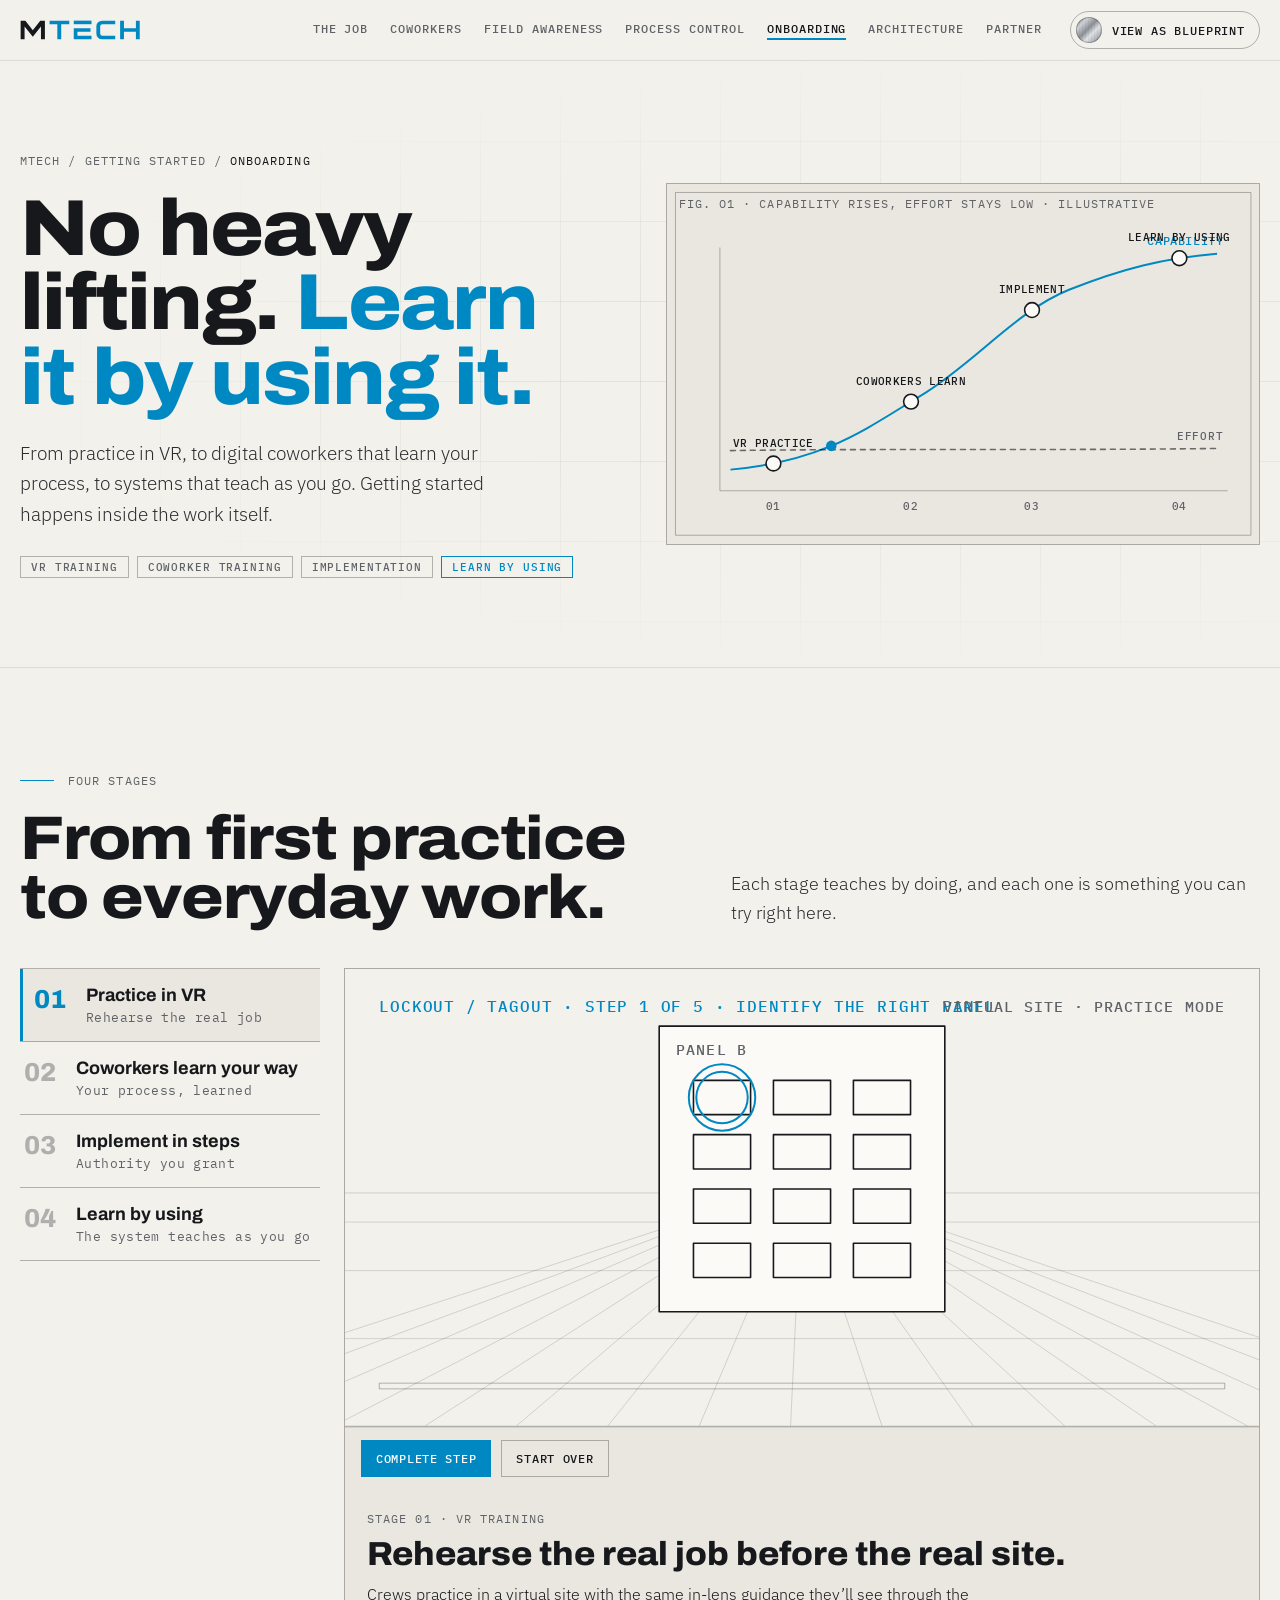
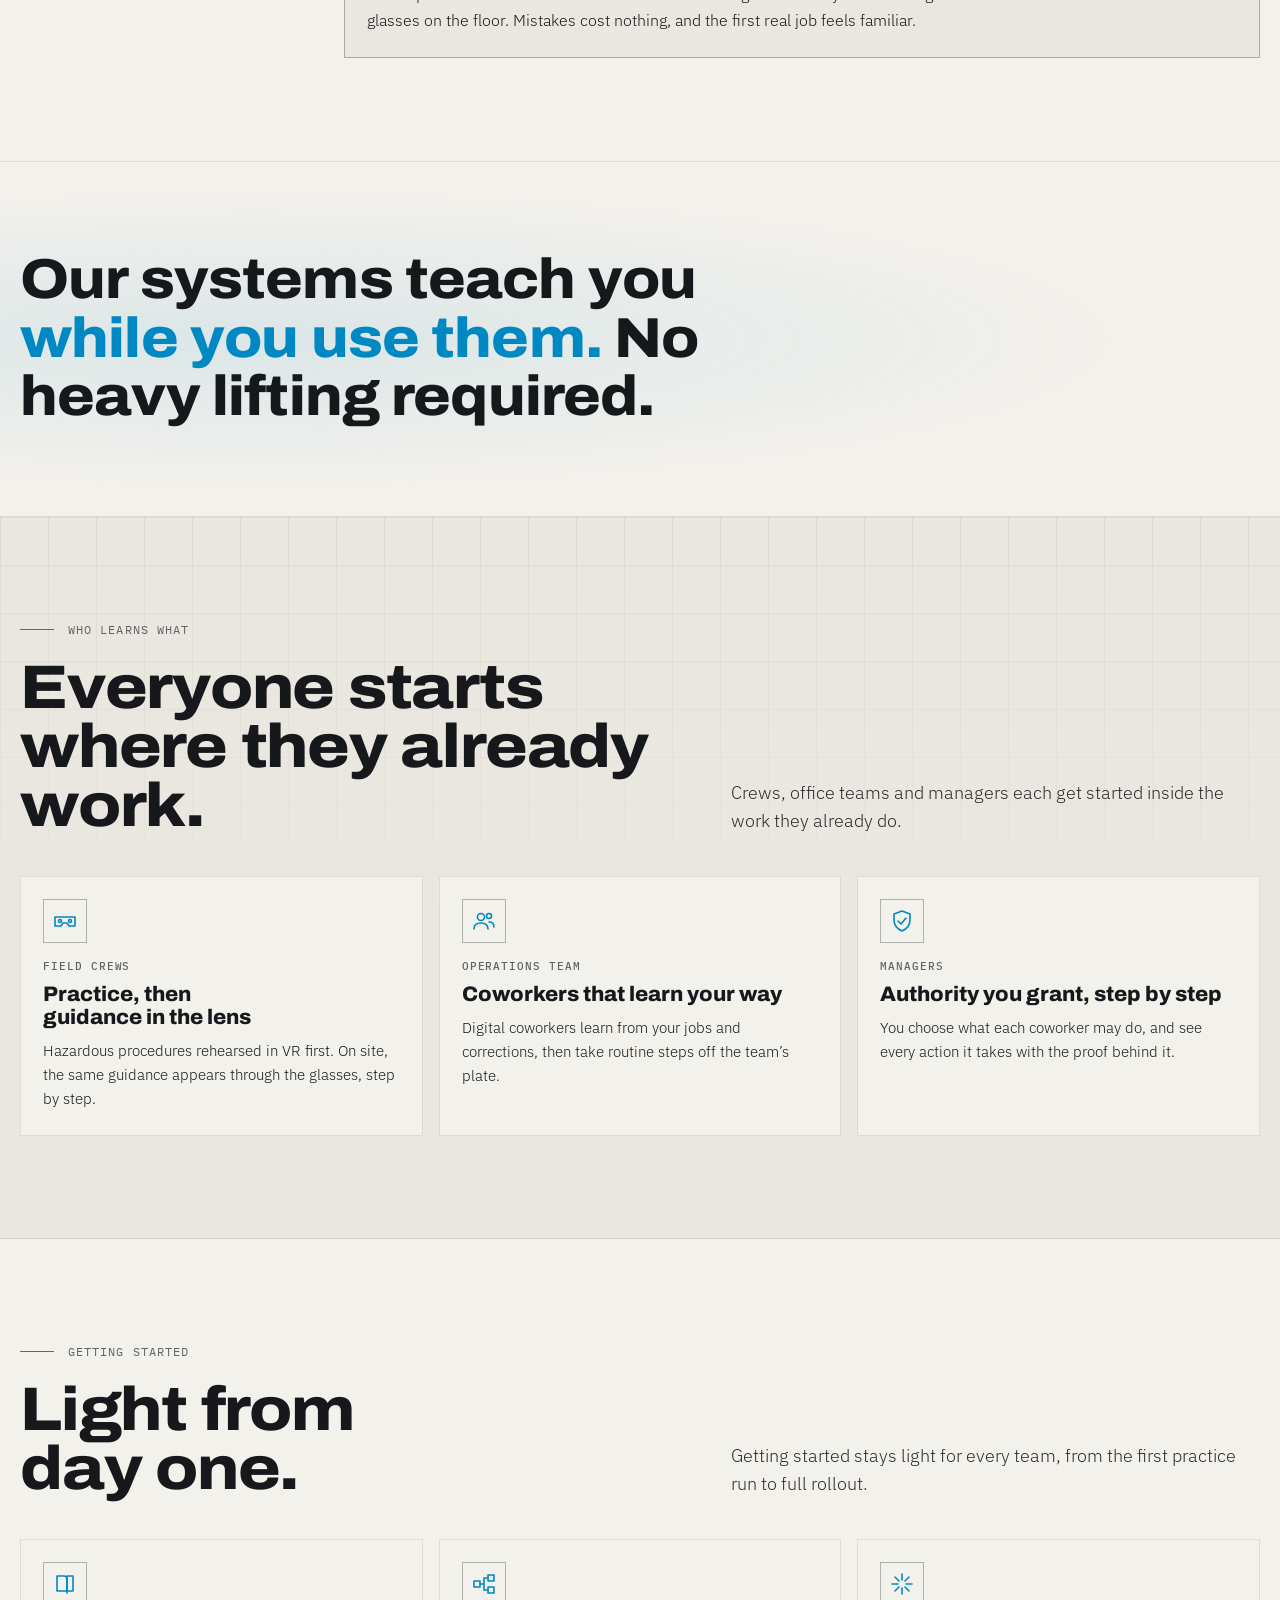
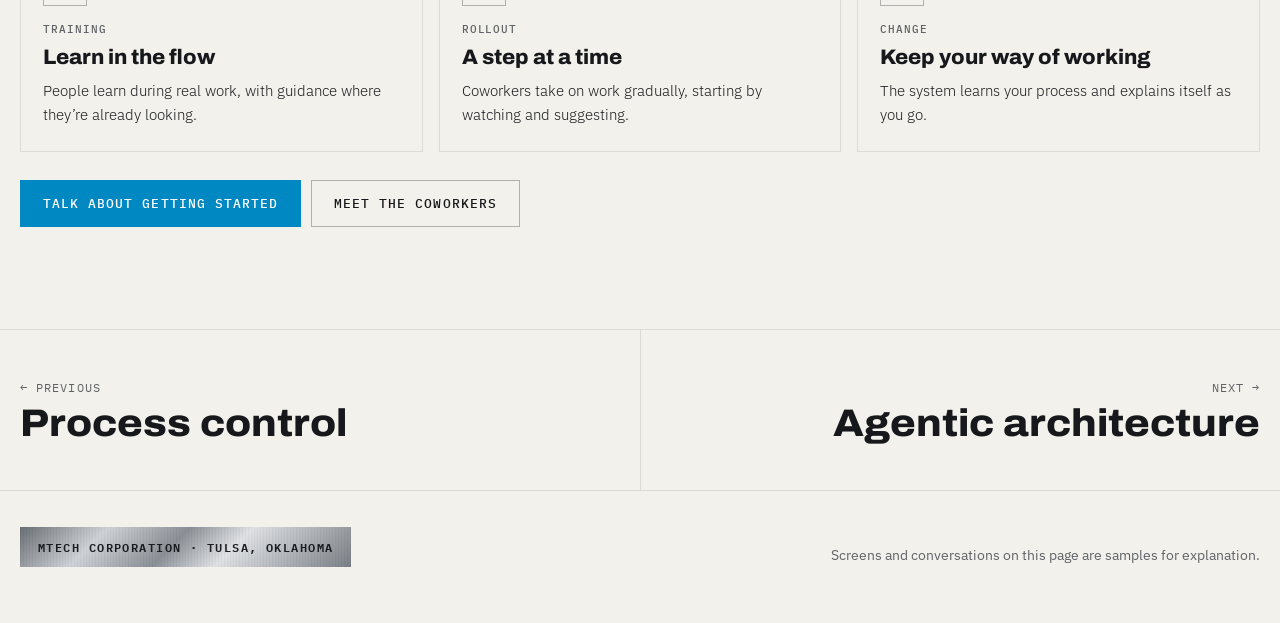
<file: onboarding.html>
<!doctype html>
<html lang="en">
<head>
<meta charset="utf-8">
<meta name="viewport" content="width=device-width,initial-scale=1,viewport-fit=cover">
<title>MTech Onboarding</title>
<meta name="description" content="From VR practice to digital coworkers that learn your process: getting started happens inside the work itself.">
<link rel="icon" href="favicon.svg" type="image/svg+xml">
<link rel="icon" href="favicon-32.png" sizes="32x32" type="image/png">
<link rel="apple-touch-icon" href="apple-touch-icon.png">
<meta name="theme-color" content="#15171a">
<meta property="og:type" content="website">
<meta property="og:site_name" content="MTech">
<meta property="og:title" content="MTech Onboarding">
<meta property="og:description" content="From VR practice to digital coworkers that learn your process: getting started happens inside the work itself.">
<meta property="og:url" content="https://matteson.io/onboarding.html">
<meta property="og:image" content="https://matteson.io/og-image.png">
<meta property="og:image:width" content="1200">
<meta property="og:image:height" content="630">
<meta name="twitter:card" content="summary_large_image">
<link rel="preconnect" href="https://fonts.googleapis.com">
<link rel="preconnect" href="https://fonts.gstatic.com" crossorigin>
<link rel="stylesheet" href="https://fonts.googleapis.com/css2?family=Archivo:wdth,wght@62..125,300..900&family=IBM+Plex+Mono:wght@400;500;600&family=IBM+Plex+Sans:wght@300;400;500;600&display=swap">
<link rel="stylesheet" href="site.css">
<style>
.stages{display:grid;grid-template-columns:minmax(220px,300px) minmax(0,1fr);gap:24px;margin-top:40px;align-items:start}
.tabs{display:grid;border-top:1px solid var(--line)}
.tabs button{background:none;border:0;border-bottom:1px solid var(--line);text-align:left;padding:16px 4px;display:grid;grid-template-columns:40px 1fr;gap:4px 12px;color:var(--muted)}
.tabs button b{grid-row:span 2;font:800 26px var(--f-display);color:var(--line);font-variation-settings:"wdth" 100}
.tabs button span{font:700 18px var(--f-display);color:var(--fg);font-variation-settings:"wdth" 100}
.tabs button small{font:400 12.5px var(--f-mono);letter-spacing:.03em}
.tabs button[aria-selected="true"]{background:var(--bg2);box-shadow:inset 3px 0 0 var(--accent);padding-left:14px}
.tabs button[aria-selected="true"] b{color:var(--accent)}
@media(max-width:900px){.stages{grid-template-columns:1fr}.tabs{grid-auto-flow:column;grid-auto-columns:minmax(200px,1fr);overflow-x:auto}.tabs button{border:1px solid var(--line);margin-right:-1px}}
.stage{border:1px solid var(--line);background:var(--bg2);min-width:0}
.stage .vis{border-bottom:1px solid var(--line);background:var(--bg);min-height:320px;position:relative}
.stage .vis svg{display:block;width:100%;height:auto}
.stage .txt{padding:20px 22px 24px;display:grid;gap:10px}
.stage h3{font-size:clamp(26px,2.6vw,36px);font-weight:800;line-height:1.02;font-variation-settings:"wdth" 104}
.stage p{font-weight:300;font-size:16px;max-width:62ch}
.ctl{display:flex;flex-wrap:wrap;gap:10px;align-items:center;padding:12px 16px;border-top:1px solid var(--line2)}
/* stage 2: conversation */
.conv{padding:22px;display:flex;flex-direction:column;gap:12px}
.bub{max-width:80%;padding:12px 14px;font-size:15px;line-height:1.5;animation:in .35s ease both}
.bub.co{align-self:flex-start;background:var(--panel);border:1px solid var(--line)}
.bub.co b{display:block;font:500 10.5px var(--f-mono);letter-spacing:.08em;text-transform:uppercase;color:var(--accent);margin-bottom:4px}
.bub.me{align-self:flex-end;background:var(--accent);color:var(--accent-ink)}
.src{display:flex;flex-wrap:wrap;gap:6px}
/* stage 3: autonomy dial */
.dial{display:grid;grid-template-columns:repeat(4,1fr);border:1px solid var(--line);margin:22px 22px 0}
.dial button{background:none;border:0;border-right:1px solid var(--line);padding:12px 8px;font:500 11.5px var(--f-mono);letter-spacing:.06em;text-transform:uppercase;color:var(--muted)}
.dial button:last-child{border-right:0}
.dial button[aria-pressed="true"]{background:var(--accent);color:var(--accent-ink)}
.lvl{padding:18px 22px 22px;display:grid;gap:12px}
.lvl .task{font:500 12.5px var(--f-mono);color:var(--muted);letter-spacing:.04em}
.lvl .does{font:700 22px/1.2 var(--f-display);font-variation-settings:"wdth" 100}
.lvl .you{font-size:15px;font-weight:300}
.meter{display:flex;gap:4px}
.meter i{flex:1;height:6px;background:var(--line2)}
.meter i.on{background:var(--accent)}
/* stage 4: coached app */
.app{margin:22px;border:1px solid var(--line);background:var(--panel);max-width:520px;position:relative}
.app .top{padding:12px 14px;border-bottom:1px solid var(--line);display:flex;justify-content:space-between;font:500 11.5px var(--f-mono);letter-spacing:.06em;text-transform:uppercase;color:var(--muted)}
.app ul{list-style:none;margin:0;padding:8px 14px 14px;display:grid;gap:8px}
.app li{display:grid;grid-template-columns:22px 1fr auto;gap:10px;align-items:center;font-size:14.5px;padding:8px 0;border-bottom:1px solid var(--line2)}
.app li .bx{width:16px;height:16px;border:1px solid var(--line)}
.app li.done .bx{background:var(--accent);border-color:var(--accent)}
.app li.done span{color:var(--muted);text-decoration:line-through}
.app li .act{font:500 11px var(--f-mono);letter-spacing:.06em;text-transform:uppercase;border:1px solid var(--line);padding:5px 8px;background:none}
.app li.cur .act{background:var(--accent);color:var(--accent-ink);border-color:var(--accent);box-shadow:0 0 0 4px color-mix(in srgb,var(--accent) 25%,transparent)}
.coach{margin:0 22px 22px;max-width:520px;border-left:3px solid var(--accent);padding:10px 14px;background:var(--bg2);font-size:14.5px}
.coach b{display:block;font:500 10.5px var(--f-mono);letter-spacing:.08em;text-transform:uppercase;color:var(--accent);margin-bottom:3px}
</style>
</head>
<body>
<header class="nav">
  <div class="wrap">
    <a class="mark" href="./"><svg class="logo" viewBox="56 56 1890 314" role="img" aria-label="MTech"><path fill="currentColor" d="M66 66H140L257 215L374 66H447V360H385V160L257 318L128 160V360H66Z"/><g fill="var(--accent)"><path d="M520 66H830V122H703V360H642V122H520Z"/><path d="M900 66H1179V122H900Z"/><path d="M900 185H1163V242H958V304H1179V360H900Z"/><path d="M1345 66H1551V122H1350A35 35 0 0 0 1315 157V269A35 35 0 0 0 1350 304H1551V360H1345A90 90 0 0 1 1255 270V156A90 90 0 0 1 1345 66Z"/><path d="M1628 66H1688V185H1876V66H1936V360H1876V242H1688V360H1628Z"/></g></svg></a>
    <nav aria-label="Primary">
      <a href="work.html">The job</a>
      <a href="coworkers.html">Coworkers</a>
      <a href="wearables.html">Field awareness</a>
      <a href="process.html">Process control</a>
      <a href="onboarding.html" aria-current="page">Onboarding</a>
      <a href="architecture.html">Architecture</a>
      <a href="partner.html">Partner</a>
    </nav>
    <button id="bp" class="sw" role="switch" aria-checked="false"><span class="knob"></span><span>View as blueprint</span></button>
  </div>
</header>

<main>
<section class="phero">
  <div class="wrap">
    <div>
      <div class="crumbs mono"><a href="./">MTech</a><span>/</span><span>Getting started</span><span>/</span><span style="color:var(--fg)">Onboarding</span></div>
      <h1>No heavy lifting. <span>Learn it by using it.</span></h1>
      <p class="sub">From practice in VR, to digital coworkers that learn your process, to systems that teach as you go. Getting started happens inside the work itself.</p>
      <div class="facts"><span class="chip">VR training</span><span class="chip">Coworker training</span><span class="chip">Implementation</span><span class="chip on">Learn by using</span></div>
    </div>
    <div class="hvis"><span class="cap mono">FIG. O1 · Capability rises, effort stays low · illustrative</span><svg id="hero" viewBox="0 0 560 340" role="img" aria-label="Illustration: capability rises across four onboarding stages while effort stays low"></svg></div>
  </div>
</section>

<section class="s">
  <div class="wrap">
    <div class="sechd">
      <div><div class="eyebrow mono">Four stages</div><h2 class="h2">From first practice<br>to everyday work.</h2></div>
      <p class="lede">Each stage teaches by doing, and each one is something you can try right here.</p>
    </div>
    <div class="stages">
      <div class="tabs" role="tablist" id="tabs">
        <button role="tab" aria-selected="true" data-i="0"><b>01</b><span>Practice in VR</span><small>Rehearse the real job</small></button>
        <button role="tab" aria-selected="false" data-i="1"><b>02</b><span>Coworkers learn your way</span><small>Your process, learned</small></button>
        <button role="tab" aria-selected="false" data-i="2"><b>03</b><span>Implement in steps</span><small>Authority you grant</small></button>
        <button role="tab" aria-selected="false" data-i="3"><b>04</b><span>Learn by using</span><small>The system teaches as you go</small></button>
      </div>
      <div class="stage">
        <!-- 1: VR -->
        <div class="pane" data-p="0">
          <div class="vis"><svg id="vr" viewBox="0 0 640 320" role="img" aria-label="Virtual practice of a lockout procedure"></svg></div>
          <div class="ctl"><button class="sbtn go" id="vrNext">Complete step</button><button class="sbtn" id="vrReset">Start over</button><span class="mono" id="vrMsg"></span></div>
          <div class="txt"><span class="mono">Stage 01 · VR training</span><h3>Rehearse the real job before the real site.</h3><p>Crews practice in a virtual site with the same in-lens guidance they’ll see through the glasses on the floor. Mistakes cost nothing, and the first real job feels familiar.</p></div>
        </div>
        <!-- 2: coworker learns -->
        <div class="pane" data-p="1" hidden>
          <div class="vis"><div class="conv" id="conv"></div></div>
          <div class="txt"><span class="mono">Stage 02 · Coworker training</span><h3>They learn how you work, then ask when unsure.</h3><p>Digital coworkers learn from the way your team already works: your past jobs, your procedures and your corrections. When something is unclear, they ask once and remember.</p></div>
        </div>
        <!-- 3: autonomy -->
        <div class="pane" data-p="2" hidden>
          <div class="vis">
            <div class="dial" id="dial" role="group" aria-label="Coworker autonomy">
              <button data-l="0" aria-pressed="true">Watch</button><button data-l="1" aria-pressed="false">Assist</button><button data-l="2" aria-pressed="false">Act on a yes</button><button data-l="3" aria-pressed="false">Act within limits</button>
            </div>
            <div class="lvl">
              <span class="task">Task · Reorder filter cartridges for Site 9 · $1,200</span>
              <div class="meter" id="meter"><i></i><i></i><i></i><i></i></div>
              <div class="does" id="does"></div>
              <p class="you" id="you"></p>
            </div>
          </div>
          <div class="txt"><span class="mono">Stage 03 · Implementation</span><h3>Start by watching. Grow by trust.</h3><p>Coworkers go live alongside your team, suggesting before they do anything. You decide when each one moves up a level, and you can move it back at any time. Rollout moves at your pace.</p></div>
        </div>
        <!-- 4: learn by using -->
        <div class="pane" data-p="3" hidden>
          <div class="vis">
            <div class="app"><div class="top"><span>WO-4471 · Close out</span><span id="appN"></span></div><ul id="app"></ul></div>
            <div class="coach" id="coach"></div>
          </div>
          <div class="txt"><span class="mono">Stage 04 · Learn by using</span><h3>The system is the training.</h3><p>Every screen shows the next step and why it matters. People learn the process by doing it, guided on every screen.</p></div>
        </div>
      </div>
    </div>
  </div>
</section>

<section class="statement">
  <div class="wrap"><p>Our systems teach you <em>while you use them.</em> No heavy lifting required.</p></div>
</section>

<section class="s alt">
  <div class="wrap">
    <div class="sechd">
      <div><div class="eyebrow mono">Who learns what</div><h2 class="h2">Everyone starts<br>where they already work.</h2></div>
      <p class="lede">Crews, office teams and managers each get started inside the work they already do.</p>
    </div>
    <div class="g3">
      <div class="feat"><span class="ic" data-icon="vr"></span><span class="k">Field crews</span><h3>Practice, then guidance in the lens</h3><p>Hazardous procedures rehearsed in VR first. On site, the same guidance appears through the glasses, step by step.</p></div>
      <div class="feat"><span class="ic" data-icon="users"></span><span class="k">Operations team</span><h3>Coworkers that learn your way</h3><p>Digital coworkers learn from your jobs and corrections, then take routine steps off the team’s plate.</p></div>
      <div class="feat"><span class="ic" data-icon="shield"></span><span class="k">Managers</span><h3>Authority you grant, step by step</h3><p>You choose what each coworker may do, and see every action it takes with the proof behind it.</p></div>
    </div>
  </div>
</section>

<section class="s">
  <div class="wrap">
    <div class="sechd">
      <div><div class="eyebrow mono">Getting started</div><h2 class="h2">Light from<br>day one.</h2></div>
      <p class="lede">Getting started stays light for every team, from the first practice run to full rollout.</p>
    </div>
    <div class="g3">
      <div class="feat"><span class="ic" data-icon="book"></span><span class="k">Training</span><h3>Learn in the flow</h3><p>People learn during real work, with guidance where they’re already looking.</p></div>
      <div class="feat"><span class="ic" data-icon="flow"></span><span class="k">Rollout</span><h3>A step at a time</h3><p>Coworkers take on work gradually, starting by watching and suggesting.</p></div>
      <div class="feat"><span class="ic" data-icon="spark"></span><span class="k">Change</span><h3>Keep your way of working</h3><p>The system learns your process and explains itself as you go.</p></div>
    </div>
    <div class="row" style="margin-top:28px"><a class="btn pri" href="partner.html">Talk about getting started</a><a class="btn" href="coworkers.html">Meet the coworkers</a></div>
  </div>
</section>

<nav class="pager" aria-label="More from MTech">
  <a href="process.html"><span class="mono">← Previous</span><b>Process control</b></a>
  <a href="architecture.html"><span class="mono">Next →</span><b>Agentic architecture</b></a>
</nav>
</main>

<footer>
  <div class="wrap">
    <div class="plate"><span>MTECH CORPORATION · TULSA, OKLAHOMA</span></div>
    <p>Screens and conversations on this page are samples for explanation.</p>
  </div>
</footer>

<script src="site.js"></script>
<script>
(function(){
var $=MT.$,$$=MT.$$,S=MT.S,T=MT.T;

/* hero: capability rises through four stages while effort stays flat */
(function(){
  var svg=$('#hero');MT.frame(svg,560,340);
  S('line',{x1:50,y1:290,x2:530,y2:290,class:'thin'},svg);S('line',{x1:50,y1:60,x2:50,y2:290,class:'thin'},svg);
  var cap=S('path',{d:'M60 270C150 262 190 230 240 200S330 120 380 100S470 70 520 66',class:'acc'},svg);
  S('path',{d:'M60 252C200 250 360 252 520 250',class:'ln dash',style:'opacity:.6'},svg);
  T('CAPABILITY',{x:526,y:58,class:'lbla',style:'text-anchor:end'},svg);T('EFFORT',{x:526,y:242,class:'lbl',style:'text-anchor:end'},svg);
  var L=cap.getTotalLength(),names=['VR PRACTICE','COWORKERS LEARN','IMPLEMENT','LEARN BY USING'],fr=[.08,.36,.64,.93];
  fr.forEach(function(f,i){var p=cap.getPointAtLength(L*f);S('circle',{cx:p.x,cy:p.y,r:7,class:'ln fillp'},svg);T(names[i],{x:p.x,y:p.y-16,class:'lblf',style:'text-anchor:middle;font-size:10.5px'},svg);T('0'+(i+1),{x:p.x,y:308,class:'lbl',style:'text-anchor:middle'},svg)});
  var dot=S('circle',{r:5,class:'fillacc'},svg);
  MT.loop(svg,function(t,still){var f=still?.64:(t*.12)%1,p=cap.getPointAtLength(L*f);dot.setAttribute('cx',p.x);dot.setAttribute('cy',p.y)});
})();

/* tabs */
var tabs=$$('#tabs button'),panes=$$('.pane');
tabs.forEach(function(b){b.addEventListener('click',function(){var i=+b.dataset.i;tabs.forEach(function(x,j){x.setAttribute('aria-selected',j===i?'true':'false')});panes.forEach(function(p,j){p.hidden=j!==i})})});

/* stage 1: VR practice of a lockout procedure */
(function(){
  var svg=$('#vr');
  for(var x=-200;x<=840;x+=64)S('line',{x1:320,y1:150,x2:x,y2:320,class:'thin',style:'opacity:.5'},svg);
  for(var k=1;k<6;k++){var y=150+170*Math.pow(k/5,2);S('line',{x1:0,y1:y,x2:640,y2:y,class:'thin',style:'opacity:.5'},svg)}
  S('rect',{x:220,y:40,width:200,height:200,class:'ln fillp'},svg);T('PANEL B',{x:232,y:60,class:'lbl'},svg);
  var brk=[];for(var r=0;r<4;r++)for(var c=0;c<3;c++){brk.push(S('rect',{x:244+c*56,y:78+r*38,width:40,height:24,class:'ln'},svg))}
  var ring=S('circle',{r:18,class:'acc'},svg),ring2=S('circle',{r:26,class:'acc',style:'opacity:.4'},svg);
  var hud=T('',{x:24,y:30,class:'lbla'},svg),bar=S('rect',{x:24,y:290,width:0,height:4,class:'fillacc'},svg);S('rect',{x:24,y:290,width:592,height:4,class:'thin'},svg);
  T('VIRTUAL SITE · PRACTICE MODE',{x:616,y:30,class:'lbl',style:'text-anchor:end'},svg);
  var STEPS=[['Identify the right panel',0],['Switch off breaker B2',4],['Apply your lock to B2',4],['Tag it with your name',4],['Test that it is dead',7]],n=0;
  function draw(){var s=STEPS[Math.min(n,4)],b=brk[s[1]],x=+b.getAttribute('x')+20,y=+b.getAttribute('y')+12;
    ring.setAttribute('cx',x);ring.setAttribute('cy',y);ring2.setAttribute('cx',x);ring2.setAttribute('cy',y);
    hud.textContent=n>=5?'PRACTICE COMPLETE · READY FOR THE REAL SITE':'LOCKOUT / TAGOUT · STEP '+(n+1)+' OF 5 · '+s[0].toUpperCase();
    bar.setAttribute('width',592*Math.min(n,5)/5);brk.forEach(function(r,i){r.setAttribute('class',i===s[1]&&n>1&&n<5?'acc':'ln')});
    ring.style.opacity=ring2.style.opacity=n>=5?'0':'1';$('#vrNext').disabled=n>=5;$('#vrMsg').textContent=n>=5?'Same guidance appears in the lens on site.':''}
  MT.loop(svg,function(t){var k=1+.15*Math.sin(t*4);ring2.setAttribute('r',26*k)});
  $('#vrNext').addEventListener('click',function(){n++;draw()});$('#vrReset').addEventListener('click',function(){n=0;draw()});draw();
})();

/* stage 2: a coworker learns from one correction */
(function(){
  var c=$('#conv');
  function bub(cls,who,txt){var d=document.createElement('div');d.className='bub '+cls;if(who){var b=document.createElement('b');b.textContent=who;d.appendChild(b)}d.appendChild(document.createTextNode(txt));c.appendChild(d);return d}
  function start(){c.innerHTML='';
    bub('co','Field dispatch coworker','I noticed your team calls the customer before every dispatch. Should I do that too?');
    var row=document.createElement('div');row.className='row';row.style.alignSelf='flex-start';
    [['Always','Got it. I’ll call the customer before every dispatch.'],['Only for new customers','Got it. I’ll call new customers before dispatch, and send returning customers a text instead.']].forEach(function(o,i){var b=document.createElement('button');b.className='sbtn'+(i===0?' go':'');b.textContent=o[0];
      b.addEventListener('click',function(){row.remove();bub('me','',o[0]);setTimeout(function(){bub('co','Field dispatch coworker',o[1]+' You can change this any time.');
        var src=document.createElement('div');src.className='src';['Learned from your past jobs','Confirmed by you','Applied to all crews'].forEach(function(s){var ch=document.createElement('span');ch.className='chip on';ch.textContent=s;src.appendChild(ch)});c.appendChild(src);
        var again=document.createElement('button');again.className='sbtn';again.textContent='Start over';again.style.alignSelf='flex-start';again.addEventListener('click',start);c.appendChild(again)},MT.reduce?0:700)});row.appendChild(b)});
    c.appendChild(row)}
  start();
})();

/* stage 3: autonomy dial */
(function(){
  var L=[
    ['Suggests the order.','You place it yourself. The coworker watches how you do it.'],
    ['Drafts PO-8790 for you.','You review the draft and send it.'],
    ['Places the order after you say yes.','One tap to approve. It does the rest and shows you the result.'],
    ['Places it on its own and tells you.','Under $5,000 from an approved vendor, it just gets done. Bigger orders still come to you.']
  ];
  var bs=$$('#dial button'),ms=$$('#meter i');
  function set(l){bs.forEach(function(b,i){b.setAttribute('aria-pressed',i===l?'true':'false')});ms.forEach(function(m,i){m.className=i<=l?'on':''});$('#does').textContent=L[l][0];$('#you').textContent=L[l][1]}
  bs.forEach(function(b){b.addEventListener('click',function(){set(+b.dataset.l)})});set(0);
})();

/* stage 4: the app coaches as you go */
(function(){
  var STEPS=[['Attach startup readings','Billing can’t invoice until the readings are recorded.','Add readings'],['Take two photos of the unit','Photos prove the install matches the approved quote.','Take photos'],['Get the customer’s sign-off','The sign-off closes the job and starts the invoice.','Request sign-off']];
  var n=0,ul=$('#app');
  function draw(){ul.innerHTML='';STEPS.forEach(function(s,i){var li=document.createElement('li');li.className=i<n?'done':i===n?'cur':'';
      li.innerHTML='<span class="bx"></span><span></span><button class="act"></button>';li.children[1].textContent=s[0];var b=li.children[2];b.textContent=i<n?'Done':s[2];b.disabled=i!==n;
      if(i===n)b.addEventListener('click',function(){n++;draw()});ul.appendChild(li)});
    $('#appN').textContent=Math.min(n,3)+' of 3';
    var co=$('#coach');co.innerHTML='<b></b>';
    if(n<3){co.firstChild.textContent='Next: '+STEPS[n][0];co.appendChild(document.createTextNode('Why: '+STEPS[n][1]))}
    else{co.firstChild.textContent='Job complete';co.appendChild(document.createTextNode('You just learned the close-out process by doing it. '));var r=document.createElement('button');r.className='sbtn';r.textContent='Start over';r.addEventListener('click',function(){n=0;draw()});co.appendChild(r)}}
  draw();
})();
})();
</script>
</body>
</html>
</file>
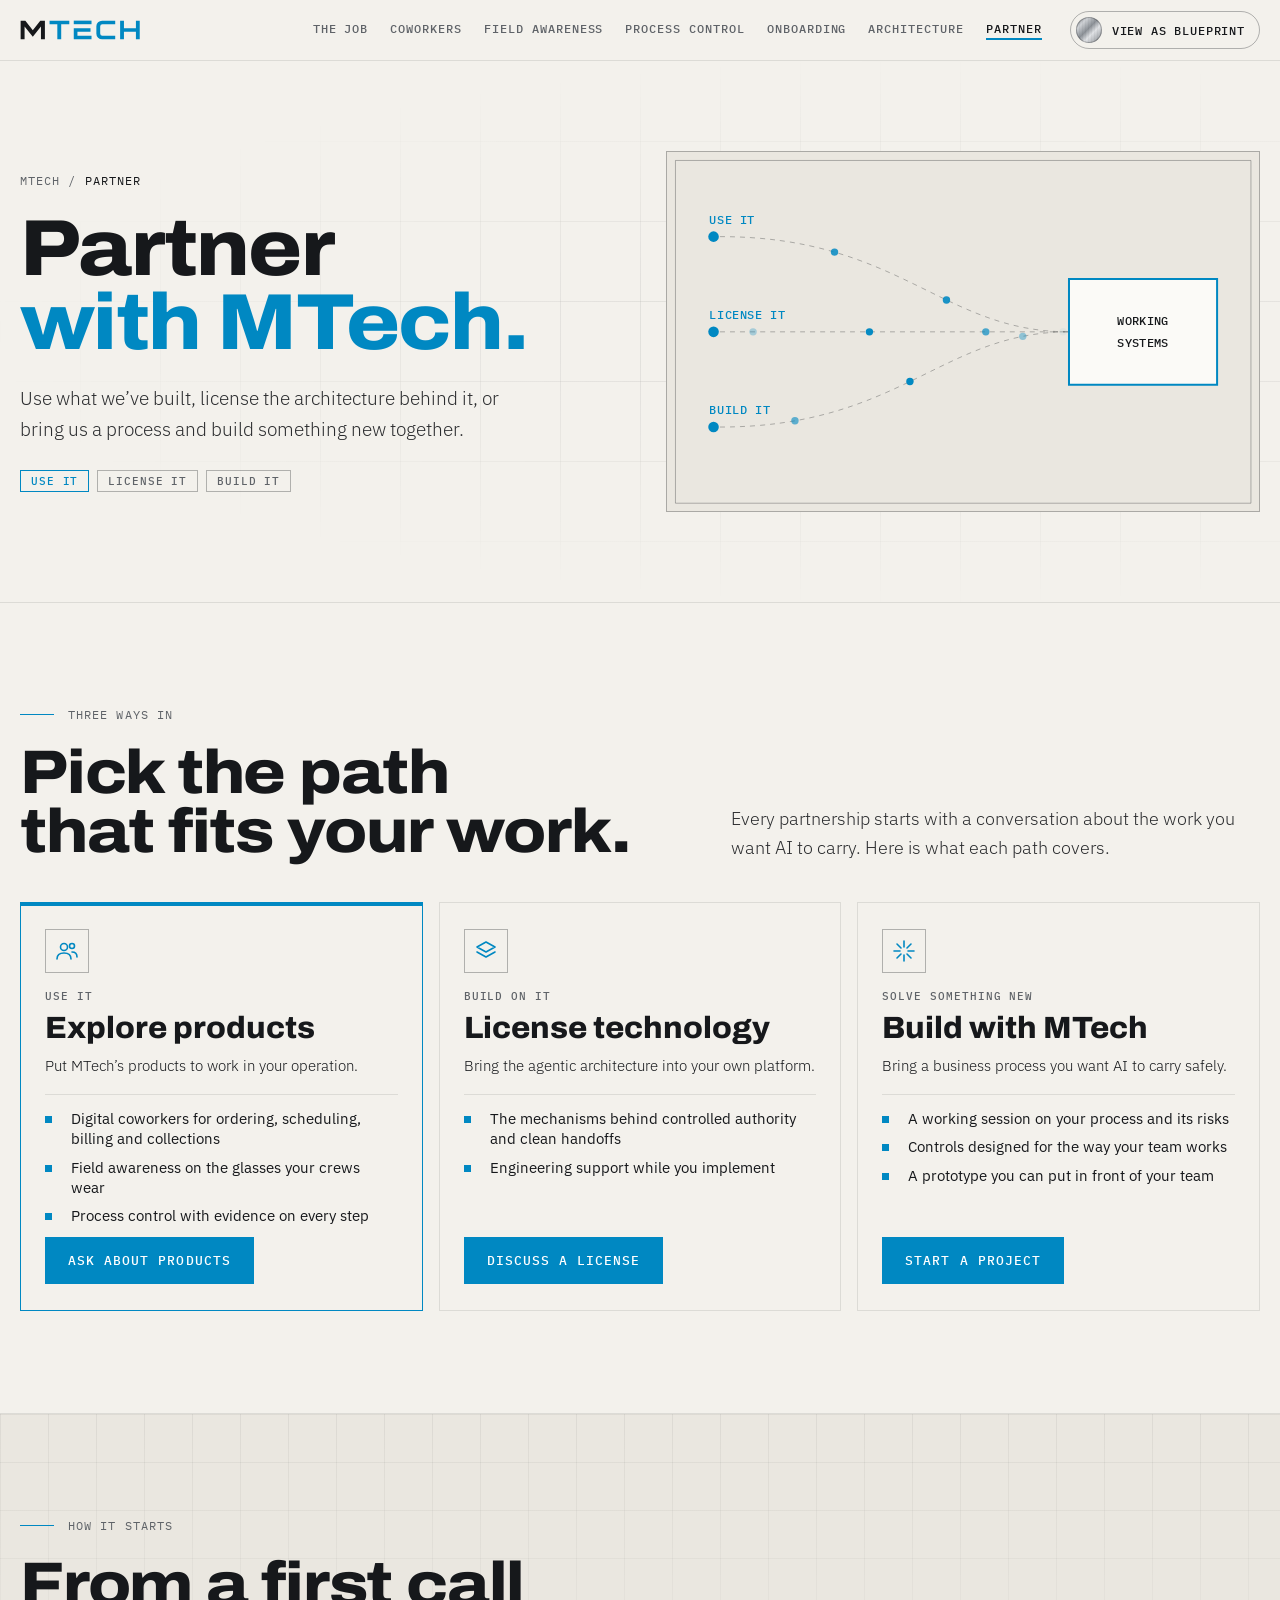
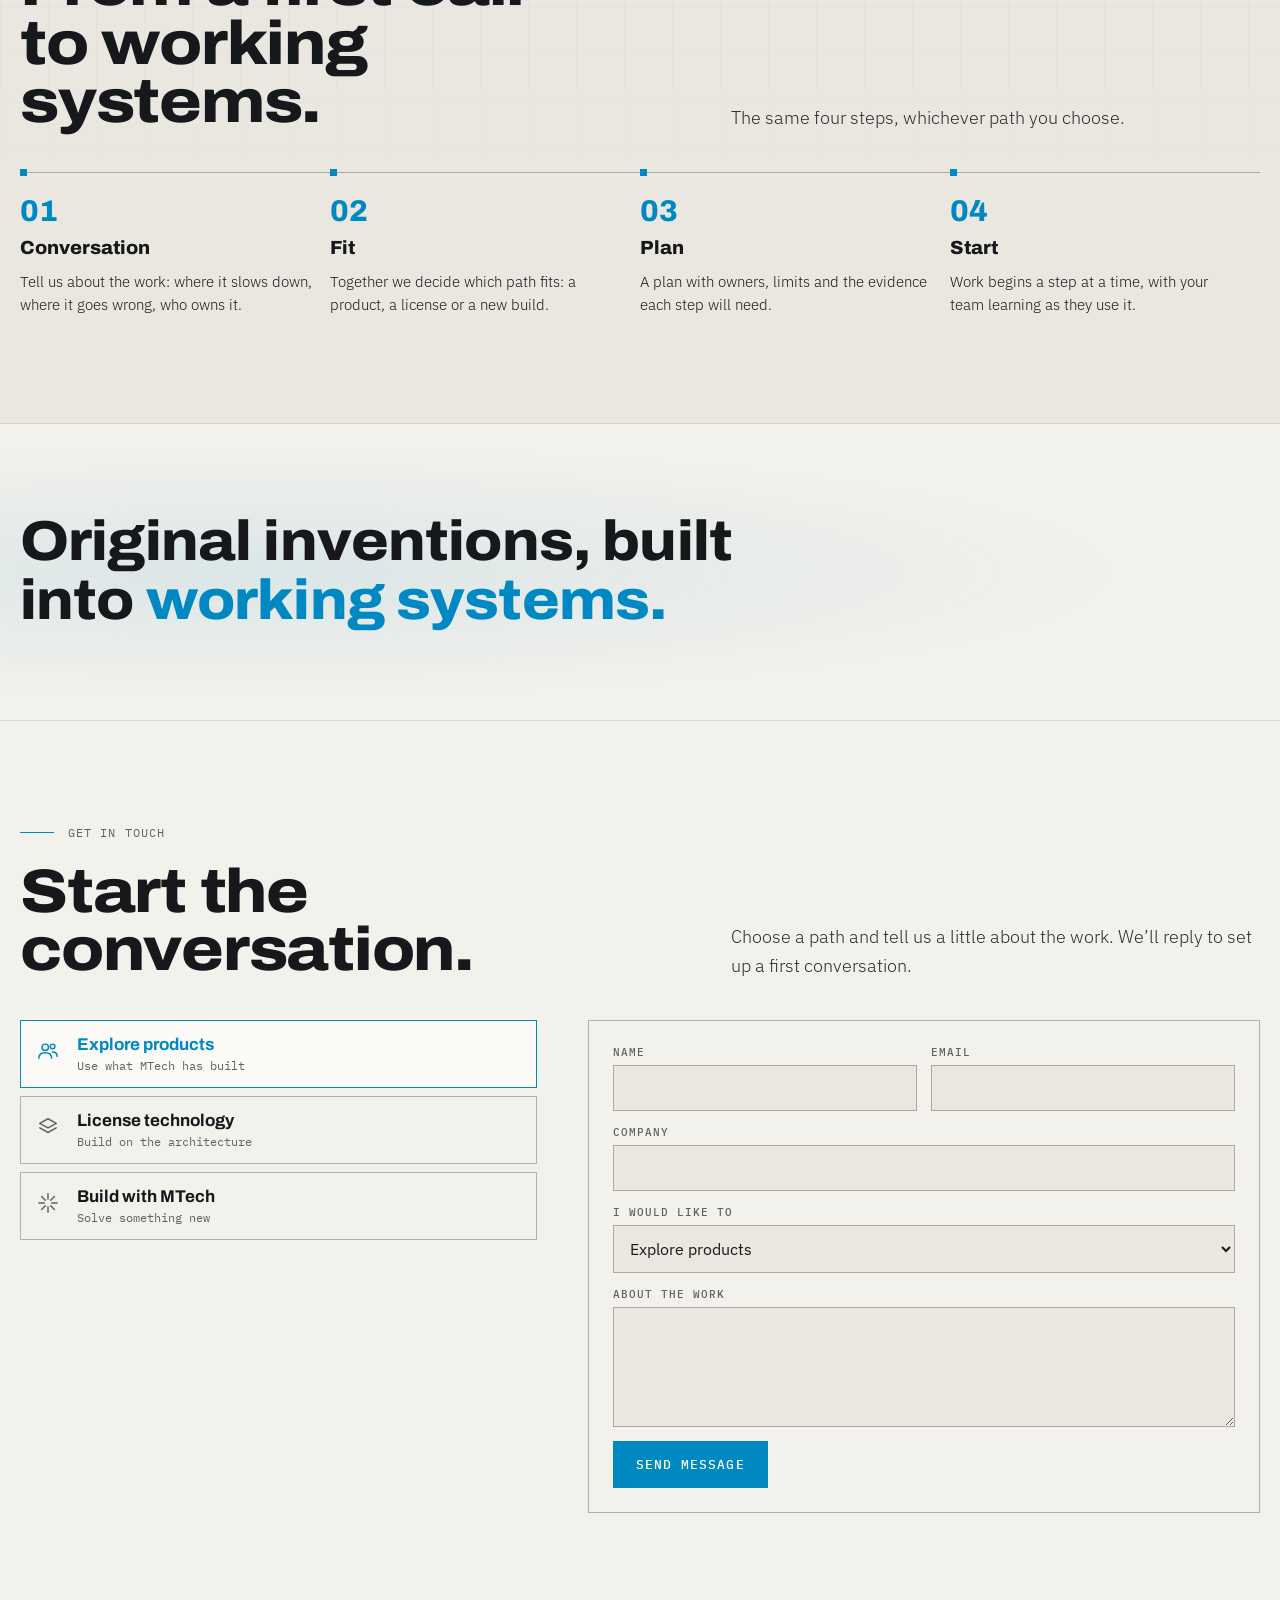
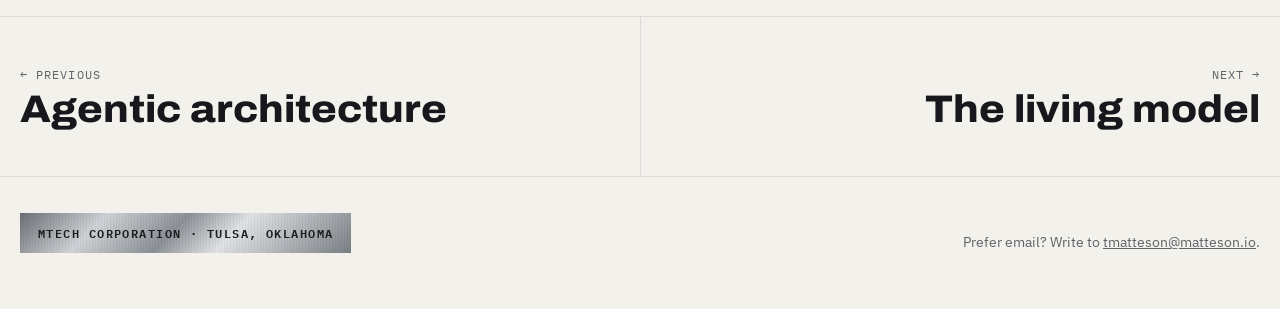
<file: partner.html>
<!doctype html>
<html lang="en">
<head>
<meta charset="utf-8">
<meta name="viewport" content="width=device-width,initial-scale=1,viewport-fit=cover">
<title>Partner with MTech</title>
<meta name="description" content="Use MTech’s products, license the architecture behind them, or bring a process and build something new together.">
<link rel="icon" href="favicon.svg" type="image/svg+xml">
<link rel="icon" href="favicon-32.png" sizes="32x32" type="image/png">
<link rel="apple-touch-icon" href="apple-touch-icon.png">
<meta name="theme-color" content="#15171a">
<meta property="og:type" content="website">
<meta property="og:site_name" content="MTech">
<meta property="og:title" content="Partner with MTech">
<meta property="og:description" content="Use MTech’s products, license the architecture behind them, or bring a process and build something new together.">
<meta property="og:url" content="https://matteson.io/partner.html">
<meta property="og:image" content="https://matteson.io/og-image.png">
<meta property="og:image:width" content="1200">
<meta property="og:image:height" content="630">
<meta name="twitter:card" content="summary_large_image">
<link rel="preconnect" href="https://fonts.googleapis.com">
<link rel="preconnect" href="https://fonts.gstatic.com" crossorigin>
<link rel="stylesheet" href="https://fonts.googleapis.com/css2?family=Archivo:wdth,wght@62..125,300..900&family=IBM+Plex+Mono:wght@400;500;600&family=IBM+Plex+Sans:wght@300;400;500;600&display=swap">
<link rel="stylesheet" href="site.css">
<style>
.paths3 .feat{padding:26px 24px 26px}
.paths3 .feat h3{font-size:clamp(26px,2.4vw,34px);line-height:1}
.paths3 ul{list-style:none;margin:6px 0 0;padding:0;display:grid;gap:8px;border-top:1px solid var(--line2);padding-top:14px}
.paths3 li{display:grid;grid-template-columns:18px 1fr;gap:8px;font-size:14.5px;line-height:1.4}
.paths3 li::before{content:"";width:7px;height:7px;background:var(--accent);margin-top:7px}
.paths3 .btn{margin-top:auto;align-self:flex-start}
.paths3 .feat.sel{border-color:var(--accent);box-shadow:inset 0 3px 0 var(--accent)}
.cgrid{display:grid;grid-template-columns:minmax(0,1fr) minmax(0,1.3fr);gap:clamp(24px,4vw,64px);margin-top:40px;align-items:start}
@media(max-width:900px){.cgrid{grid-template-columns:1fr}}
.pick{display:grid;gap:8px}
.pick button{background:var(--bg);border:1px solid var(--line);padding:14px 16px;text-align:left;display:grid;grid-template-columns:28px 1fr;gap:4px 12px;align-items:center}
.pick button .ic{width:28px;height:28px;color:var(--muted);grid-row:span 2}
.pick button .ic svg{width:22px;height:22px}
.pick button b{font:700 17px var(--f-display);font-variation-settings:"wdth" 100}
.pick button small{font:400 12px var(--f-mono);color:var(--muted)}
.pick button[aria-pressed="true"]{border-color:var(--accent);background:var(--panel)}
.pick button[aria-pressed="true"] .ic,.pick button[aria-pressed="true"] b{color:var(--accent)}
form{display:grid;grid-template-columns:1fr 1fr;gap:14px;border:1px solid var(--line);background:var(--bg);padding:24px}
form label{display:grid;gap:6px;font:500 11px var(--f-mono);letter-spacing:.09em;text-transform:uppercase;color:var(--muted)}
form .full{grid-column:1/-1}
input,select,textarea{font:400 16px var(--f-body);color:var(--fg);background:var(--bg2);border:1px solid var(--line);padding:12px;border-radius:0;width:100%;min-width:0}
textarea{min-height:120px;resize:vertical}
@media(max-width:600px){form{grid-template-columns:1fr}}
#formMsg{font:400 13px var(--f-mono);color:var(--accent)}
</style>
</head>
<body>
<header class="nav">
  <div class="wrap">
    <a class="mark" href="./"><svg class="logo" viewBox="56 56 1890 314" role="img" aria-label="MTech"><path fill="currentColor" d="M66 66H140L257 215L374 66H447V360H385V160L257 318L128 160V360H66Z"/><g fill="var(--accent)"><path d="M520 66H830V122H703V360H642V122H520Z"/><path d="M900 66H1179V122H900Z"/><path d="M900 185H1163V242H958V304H1179V360H900Z"/><path d="M1345 66H1551V122H1350A35 35 0 0 0 1315 157V269A35 35 0 0 0 1350 304H1551V360H1345A90 90 0 0 1 1255 270V156A90 90 0 0 1 1345 66Z"/><path d="M1628 66H1688V185H1876V66H1936V360H1876V242H1688V360H1628Z"/></g></svg></a>
    <nav aria-label="Primary">
      <a href="work.html">The job</a>
      <a href="coworkers.html">Coworkers</a>
      <a href="wearables.html">Field awareness</a>
      <a href="process.html">Process control</a>
      <a href="onboarding.html">Onboarding</a>
      <a href="architecture.html">Architecture</a>
      <a href="partner.html" aria-current="page">Partner</a>
    </nav>
    <button id="bp" class="sw" role="switch" aria-checked="false"><span class="knob"></span><span>View as blueprint</span></button>
  </div>
</header>

<main>
<section class="phero">
  <div class="wrap">
    <div>
      <div class="crumbs mono"><a href="./">MTech</a><span>/</span><span style="color:var(--fg)">Partner</span></div>
      <h1>Partner <span>with MTech.</span></h1>
      <p class="sub">Use what we’ve built, license the architecture behind it, or bring us a process and build something new together.</p>
      <div class="facts"><span class="chip on">Use it</span><span class="chip">License it</span><span class="chip">Build it</span></div>
    </div>
    <div class="hvis"><svg id="hero" viewBox="0 0 560 340" role="img" aria-label="Three paths, using, licensing and building, converging on working systems"></svg></div>
  </div>
</section>

<section class="s">
  <div class="wrap">
    <div class="sechd">
      <div><div class="eyebrow mono">Three ways in</div><h2 class="h2">Pick the path<br>that fits your work.</h2></div>
      <p class="lede">Every partnership starts with a conversation about the work you want AI to carry. Here is what each path covers.</p>
    </div>
    <div class="g3 paths3">
      <div class="feat" data-p="products"><span class="ic" data-icon="users"></span><span class="k">Use it</span><h3>Explore products</h3><p>Put MTech’s products to work in your operation.</p>
        <ul><li>Digital coworkers for ordering, scheduling, billing and collections</li><li>Field awareness on the glasses your crews wear</li><li>Process control with evidence on every step</li></ul>
        <a class="btn pri" href="#contact" data-path="products">Ask about products</a></div>
      <div class="feat" data-p="license"><span class="ic" data-icon="layers"></span><span class="k">Build on it</span><h3>License technology</h3><p>Bring the agentic architecture into your own platform.</p>
        <ul><li>The mechanisms behind controlled authority and clean handoffs</li><li>Engineering support while you implement</li></ul>
        <a class="btn pri" href="#contact" data-path="license">Discuss a license</a></div>
      <div class="feat" data-p="build"><span class="ic" data-icon="spark"></span><span class="k">Solve something new</span><h3>Build with MTech</h3><p>Bring a business process you want AI to carry safely.</p>
        <ul><li>A working session on your process and its risks</li><li>Controls designed for the way your team works</li><li>A prototype you can put in front of your team</li></ul>
        <a class="btn pri" href="#contact" data-path="build">Start a project</a></div>
    </div>
  </div>
</section>

<section class="s alt">
  <div class="wrap">
    <div class="sechd">
      <div><div class="eyebrow mono">How it starts</div><h2 class="h2">From a first call<br>to working systems.</h2></div>
      <p class="lede">The same four steps, whichever path you choose.</p>
    </div>
    <div class="strip">
      <div><h3>Conversation</h3><p>Tell us about the work: where it slows down, where it goes wrong, who owns it.</p></div>
      <div><h3>Fit</h3><p>Together we decide which path fits: a product, a license or a new build.</p></div>
      <div><h3>Plan</h3><p>A plan with owners, limits and the evidence each step will need.</p></div>
      <div><h3>Start</h3><p>Work begins a step at a time, with your team learning as they use it.</p></div>
    </div>
  </div>
</section>

<section class="statement">
  <div class="wrap"><p>Original inventions, built into <em>working systems.</em></p></div>
</section>

<section class="s" id="contact">
  <div class="wrap">
    <div class="sechd">
      <div><div class="eyebrow mono">Get in touch</div><h2 class="h2">Start the<br>conversation.</h2></div>
      <p class="lede">Choose a path and tell us a little about the work. We’ll reply to set up a first conversation.</p>
    </div>
    <div class="cgrid">
      <div class="pick" id="pick" role="group" aria-label="Choose a path">
        <button data-v="products" aria-pressed="true"><span class="ic" data-icon="users"></span><b>Explore products</b><small>Use what MTech has built</small></button>
        <button data-v="license" aria-pressed="false"><span class="ic" data-icon="layers"></span><b>License technology</b><small>Build on the architecture</small></button>
        <button data-v="build" aria-pressed="false"><span class="ic" data-icon="spark"></span><b>Build with MTech</b><small>Solve something new</small></button>
      </div>
      <form id="form" novalidate>
        <label>Name<input id="cName" autocomplete="name"></label>
        <label>Email<input id="cMail" type="email" autocomplete="email"></label>
        <label class="full">Company<input id="cCo" autocomplete="organization"></label>
        <label class="full">I would like to<select id="cPath"><option value="products">Explore products</option><option value="license">License technology</option><option value="build">Build with MTech</option></select></label>
        <label class="full">About the work<textarea id="cMsg"></textarea></label>
        <div class="full row"><button class="btn pri" type="submit">Send message</button><span id="formMsg" role="status"></span></div>
      </form>
    </div>
  </div>
</section>

<nav class="pager" aria-label="More from MTech">
  <a href="architecture.html"><span class="mono">← Previous</span><b>Agentic architecture</b></a>
  <a href="./#model"><span class="mono">Next →</span><b>The living model</b></a>
</nav>
</main>

<footer>
  <div class="wrap">
    <div class="plate"><span>MTECH CORPORATION · TULSA, OKLAHOMA</span></div>
    <p>Prefer email? Write to <a href="mailto:tmatteson@matteson.io">tmatteson@matteson.io</a>.</p>
  </div>
</footer>

<script src="site.js"></script>
<script>
(function(){
var $=MT.$,$$=MT.$$,S=MT.S,T=MT.T;

/* hero: three paths converge on working systems */
(function(){
  var svg=$('#hero');MT.frame(svg,560,340);
  var L=[['USE IT',80],['LICENSE IT',170],['BUILD IT',260]],paths=[];
  L.forEach(function(l){T(l[0],{x:40,y:l[1]-12,class:'lbla'},svg);S('circle',{cx:44,cy:l[1],r:5,class:'fillacc'},svg);
    paths.push(S('path',{d:'M50 '+l[1]+'C220 '+l[1]+' 260 170 380 170',class:'thin dash'},svg))});
  S('rect',{x:380,y:120,width:140,height:100,class:'acc fillp'},svg);T('WORKING',{x:450,y:164,class:'lblf',style:'text-anchor:middle'},svg);T('SYSTEMS',{x:450,y:184,class:'lblf',style:'text-anchor:middle'},svg);
  var dots=[];for(var i=0;i<9;i++)dots.push({el:S('circle',{r:3.5,class:'fillacc'},svg),k:i%3,off:i/9});
  MT.loop(svg,function(t){dots.forEach(function(d){var p=paths[d.k],f=(t*.22+d.off)%1,pt=p.getPointAtLength(p.getTotalLength()*f);d.el.setAttribute('cx',pt.x);d.el.setAttribute('cy',pt.y);d.el.style.opacity=String(Math.sin(f*Math.PI))})});
})();

/* path selection keeps the cards, the picker and the form in sync */
var sel=$('#cPath');
function choose(v){sel.value=v;$$('#pick button').forEach(function(b){b.setAttribute('aria-pressed',b.dataset.v===v?'true':'false')});$$('.paths3 .feat').forEach(function(f){f.classList.toggle('sel',f.dataset.p===v)})}
$$('#pick button').forEach(function(b){b.addEventListener('click',function(){choose(b.dataset.v)})});
$$('[data-path]').forEach(function(a){a.addEventListener('click',function(){choose(a.dataset.path)})});
sel.addEventListener('change',function(){choose(sel.value)});
var h=(location.hash||'').slice(1);choose(['products','license','build'].indexOf(h)>=0?h:'products');
$('#form').addEventListener('submit',function(e){e.preventDefault();
  var name=$('#cName').value.trim(),mail=$('#cMail').value.trim(),co=$('#cCo').value.trim(),msg=$('#cMsg').value.trim(),path=sel.options[sel.selectedIndex].text;
  if(!name||!mail||!$('#cMail').checkValidity()){$('#formMsg').textContent='Please add your name and a valid email.';return}
  var body='I would like to: '+path+'\n'+(co?'Company: '+co+'\n':'')+'\n'+msg+'\n\n'+name+' <'+mail+'>';
  location.href='mailto:tmatteson@matteson.io?subject='+encodeURIComponent(path+' · '+name+(co?', '+co:''))+'&body='+encodeURIComponent(body);
  $('#formMsg').textContent='Opening your email app…'});
})();
</script>
</body>
</html>
</file>
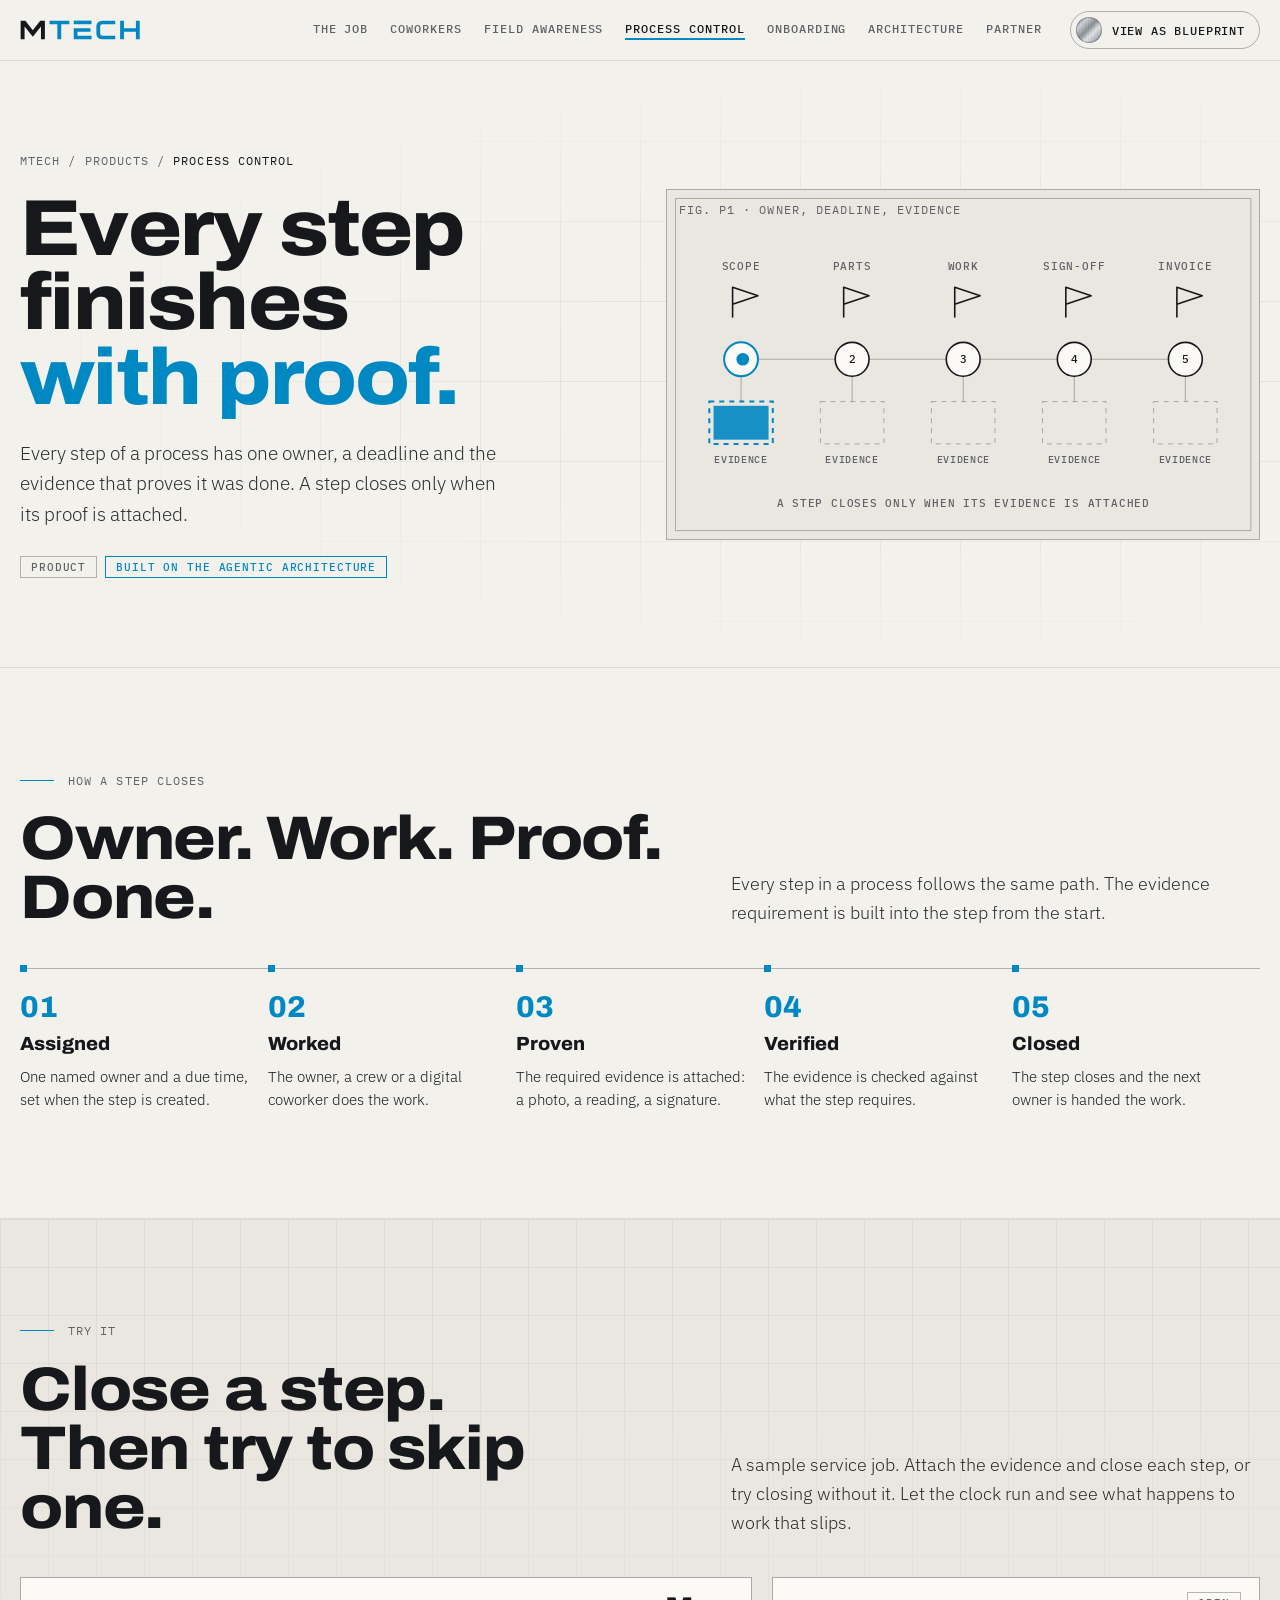
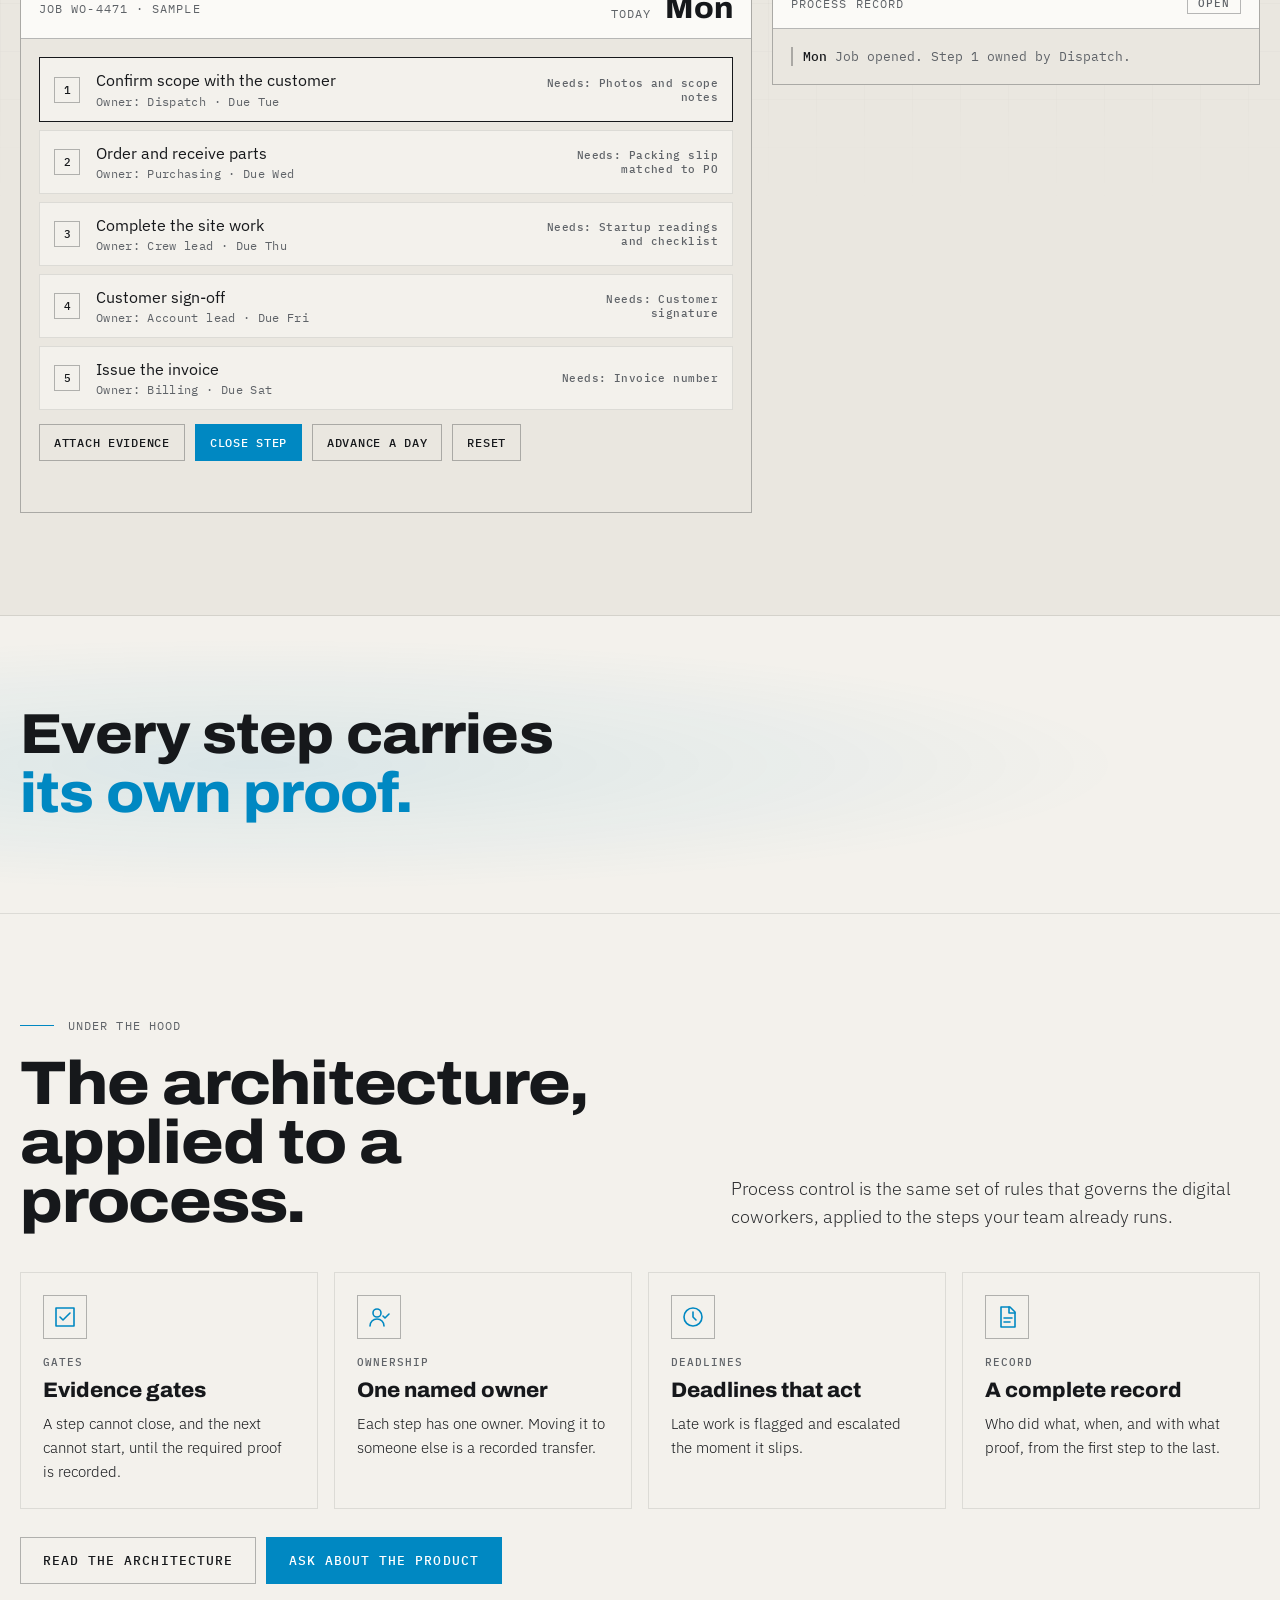
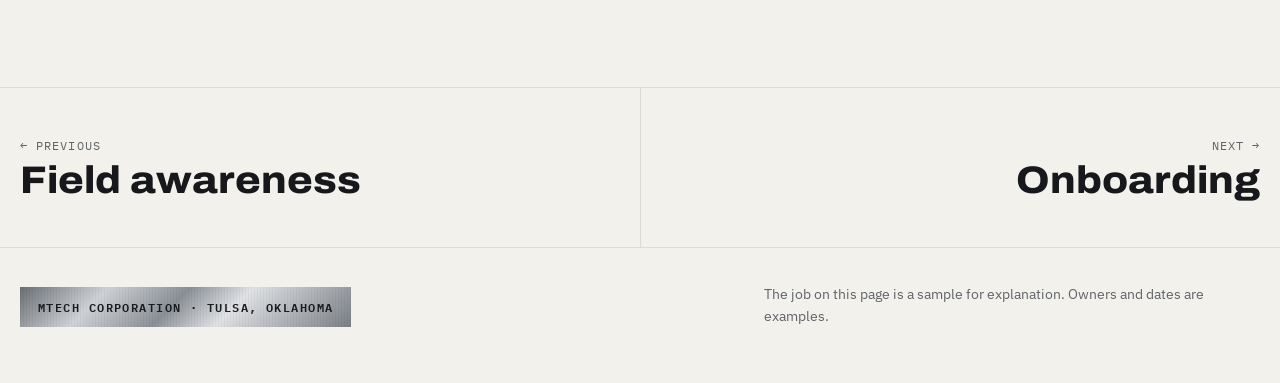
<file: process.html>
<!doctype html>
<html lang="en">
<head>
<meta charset="utf-8">
<meta name="viewport" content="width=device-width,initial-scale=1,viewport-fit=cover">
<title>MTech Process Control</title>
<meta name="description" content="Every step of a process has one owner, a deadline and the evidence that proves it was done.">
<link rel="icon" href="favicon.svg" type="image/svg+xml">
<link rel="icon" href="favicon-32.png" sizes="32x32" type="image/png">
<link rel="apple-touch-icon" href="apple-touch-icon.png">
<meta name="theme-color" content="#15171a">
<meta property="og:type" content="website">
<meta property="og:site_name" content="MTech">
<meta property="og:title" content="MTech Process Control">
<meta property="og:description" content="Every step of a process has one owner, a deadline and the evidence that proves it was done.">
<meta property="og:url" content="https://matteson.io/process.html">
<meta property="og:image" content="https://matteson.io/og-image.png">
<meta property="og:image:width" content="1200">
<meta property="og:image:height" content="630">
<meta name="twitter:card" content="summary_large_image">
<link rel="preconnect" href="https://fonts.googleapis.com">
<link rel="preconnect" href="https://fonts.gstatic.com" crossorigin>
<link rel="stylesheet" href="https://fonts.googleapis.com/css2?family=Archivo:wdth,wght@62..125,300..900&family=IBM+Plex+Mono:wght@400;500;600&family=IBM+Plex+Sans:wght@300;400;500;600&display=swap">
<link rel="stylesheet" href="site.css">
<style>
.pgrid{display:grid;grid-template-columns:minmax(0,1.5fr) minmax(0,1fr);gap:20px;margin-top:40px;align-items:start}
@media(max-width:960px){.pgrid{grid-template-columns:1fr}}
.steps{list-style:none;margin:0;padding:0;display:grid;gap:8px}
.steps li{display:grid;grid-template-columns:30px minmax(0,1fr) auto;gap:12px;align-items:center;border:1px solid var(--line2);background:var(--bg);padding:12px 14px}
.steps .n{width:26px;height:26px;border:1px solid var(--line);display:grid;place-items:center;font:500 11px var(--f-mono)}
.steps .tt{font-size:15.5px;line-height:1.3}
.steps small{display:block;font:400 11.5px var(--f-mono);color:var(--muted);margin-top:3px;letter-spacing:.03em}
.steps .ev{font:500 11px var(--f-mono);letter-spacing:.04em;text-align:right;color:var(--muted);max-width:180px}
.steps li.cur{border-color:var(--fg)}
.steps li.done{border-color:var(--line)}
.steps li.done .n{background:var(--accent);border-color:var(--accent);color:var(--accent-ink)}
.steps li.done .ev,.steps li.has .ev{color:var(--accent)}
.steps li.late{border-color:var(--accent);background:color-mix(in srgb,var(--accent) 8%,var(--bg))}
.steps li.late small b{color:var(--accent);font-weight:500}
.clock{display:flex;gap:14px;align-items:baseline}
.clock b{font:800 30px var(--f-display);font-variation-settings:"wdth" 104}
@media(max-width:600px){.steps li{grid-template-columns:30px minmax(0,1fr)}.steps .ev{grid-column:2;text-align:left;max-width:none}}
#pMsg{min-height:1.6em;font:400 13px var(--f-mono);color:var(--accent);margin-top:12px}
</style>
</head>
<body>
<header class="nav">
  <div class="wrap">
    <a class="mark" href="./"><svg class="logo" viewBox="56 56 1890 314" role="img" aria-label="MTech"><path fill="currentColor" d="M66 66H140L257 215L374 66H447V360H385V160L257 318L128 160V360H66Z"/><g fill="var(--accent)"><path d="M520 66H830V122H703V360H642V122H520Z"/><path d="M900 66H1179V122H900Z"/><path d="M900 185H1163V242H958V304H1179V360H900Z"/><path d="M1345 66H1551V122H1350A35 35 0 0 0 1315 157V269A35 35 0 0 0 1350 304H1551V360H1345A90 90 0 0 1 1255 270V156A90 90 0 0 1 1345 66Z"/><path d="M1628 66H1688V185H1876V66H1936V360H1876V242H1688V360H1628Z"/></g></svg></a>
    <nav aria-label="Primary">
      <a href="work.html">The job</a>
      <a href="coworkers.html">Coworkers</a>
      <a href="wearables.html">Field awareness</a>
      <a href="process.html" aria-current="page">Process control</a>
      <a href="onboarding.html">Onboarding</a>
      <a href="architecture.html">Architecture</a>
      <a href="partner.html">Partner</a>
    </nav>
    <button id="bp" class="sw" role="switch" aria-checked="false"><span class="knob"></span><span>View as blueprint</span></button>
  </div>
</header>

<main>
<section class="phero">
  <div class="wrap">
    <div>
      <div class="crumbs mono"><a href="./">MTech</a><span>/</span><span>Products</span><span>/</span><span style="color:var(--fg)">Process control</span></div>
      <h1>Every step finishes <span>with proof.</span></h1>
      <p class="sub">Every step of a process has one owner, a deadline and the evidence that proves it was done. A step closes only when its proof is attached.</p>
      <div class="facts"><span class="chip">Product</span><span class="chip on">Built on the agentic architecture</span></div>
    </div>
    <div class="hvis"><span class="cap mono">FIG. P1 · Owner, deadline, evidence</span><svg id="hero" viewBox="0 0 560 330" role="img" aria-label="A process moving step by step, each step closing when its evidence is attached"></svg></div>
  </div>
</section>

<section class="s">
  <div class="wrap">
    <div class="sechd">
      <div><div class="eyebrow mono">How a step closes</div><h2 class="h2">Owner. Work. Proof.<br>Done.</h2></div>
      <p class="lede">Every step in a process follows the same path. The evidence requirement is built into the step from the start.</p>
    </div>
    <div class="strip odd">
      <div><h3>Assigned</h3><p>One named owner and a due time, set when the step is created.</p></div>
      <div><h3>Worked</h3><p>The owner, a crew or a digital coworker does the work.</p></div>
      <div><h3>Proven</h3><p>The required evidence is attached: a photo, a reading, a signature.</p></div>
      <div><h3>Verified</h3><p>The evidence is checked against what the step requires.</p></div>
      <div><h3>Closed</h3><p>The step closes and the next owner is handed the work.</p></div>
    </div>
  </div>
</section>

<section class="s alt">
  <div class="wrap">
    <div class="sechd">
      <div><div class="eyebrow mono">Try it</div><h2 class="h2">Close a step.<br>Then try to skip one.</h2></div>
      <p class="lede">A sample service job. Attach the evidence and close each step, or try closing without it. Let the clock run and see what happens to work that slips.</p>
    </div>
    <div class="pgrid">
      <div class="panel">
        <div class="hd"><span class="mono">Job WO-4471 · sample</span><div class="clock"><span class="mono">Today</span><b id="pDay"></b></div></div>
        <div class="bd">
          <ul class="steps" id="ps"></ul>
          <div class="row" style="margin-top:14px">
            <button class="sbtn" id="pAttach">Attach evidence</button>
            <button class="sbtn go" id="pClose">Close step</button>
            <button class="sbtn" id="pDayBtn">Advance a day</button>
            <button class="sbtn" id="pReset">Reset</button>
          </div>
          <p id="pMsg" role="status"></p>
        </div>
      </div>
      <div class="panel">
        <div class="hd"><span class="mono">Process record</span><span class="chip" id="pState">Open</span></div>
        <div class="bd"><ol class="ledger" id="pl" aria-live="polite"></ol></div>
      </div>
    </div>
  </div>
</section>

<section class="statement">
  <div class="wrap"><p>Every step carries <em>its own proof.</em></p></div>
</section>

<section class="s">
  <div class="wrap">
    <div class="sechd">
      <div><div class="eyebrow mono">Under the hood</div><h2 class="h2">The architecture,<br>applied to a process.</h2></div>
      <p class="lede">Process control is the same set of rules that governs the digital coworkers, applied to the steps your team already runs.</p>
    </div>
    <div class="g4">
      <div class="feat"><span class="ic" data-icon="check"></span><span class="k">Gates</span><h3>Evidence gates</h3><p>A step cannot close, and the next cannot start, until the required proof is recorded.</p></div>
      <div class="feat"><span class="ic" data-icon="owner"></span><span class="k">Ownership</span><h3>One named owner</h3><p>Each step has one owner. Moving it to someone else is a recorded transfer.</p></div>
      <div class="feat"><span class="ic" data-icon="clock"></span><span class="k">Deadlines</span><h3>Deadlines that act</h3><p>Late work is flagged and escalated the moment it slips.</p></div>
      <div class="feat"><span class="ic" data-icon="doc"></span><span class="k">Record</span><h3>A complete record</h3><p>Who did what, when, and with what proof, from the first step to the last.</p></div>
    </div>
    <div class="row" style="margin-top:28px"><a class="btn" href="architecture.html">Read the architecture</a><a class="btn pri" href="partner.html">Ask about the product</a></div>
  </div>
</section>

<nav class="pager" aria-label="More from MTech">
  <a href="wearables.html"><span class="mono">← Previous</span><b>Field awareness</b></a>
  <a href="onboarding.html"><span class="mono">Next →</span><b>Onboarding</b></a>
</nav>
</main>

<footer>
  <div class="wrap">
    <div class="plate"><span>MTECH CORPORATION · TULSA, OKLAHOMA</span></div>
    <p>The job on this page is a sample for explanation. Owners and dates are examples.</p>
  </div>
</footer>

<script src="site.js"></script>
<script>
(function(){
var $=MT.$,S=MT.S,T=MT.T;

/* hero: a marker moves along the steps; each step's evidence slot fills before it closes */
(function(){
  var svg=$('#hero');MT.frame(svg,560,330);
  var xs=[70,175,280,385,490],names=['SCOPE','PARTS','WORK','SIGN-OFF','INVOICE'];
  S('line',{x1:70,y1:160,x2:490,y2:160,class:'thin'},svg);var prog=S('line',{x1:70,y1:160,x2:70,y2:160,class:'acc'},svg);
  var nodes=xs.map(function(x,i){var g=S('g',{},svg);
    S('path',{d:'M'+(x-8)+' 120V92L'+(x+16)+' 100L'+(x-8)+' 108',class:'ln'},g);
    var c=S('circle',{cx:x,cy:160,r:16,class:'ln fillp'},g);T(String(i+1),{x:x,y:164,class:'numt'},g);
    T(names[i],{x:x,y:76,class:'lbl',style:'text-anchor:middle'},g);
    var slot=S('rect',{x:x-30,y:200,width:60,height:40,class:'thin dash',fill:'none'},g);var fill=S('rect',{x:x-26,y:204,width:52,height:32,class:'fillacc',style:'opacity:0'},g);
    T('EVIDENCE',{x:x,y:258,class:'lbl',style:'text-anchor:middle;font-size:9px'},g);
    S('line',{x1:x,y1:176,x2:x,y2:200,class:'thin'},g);
    return {c:c,fill:fill,slot:slot}});
  var mk=S('circle',{r:6,class:'fillacc'},svg);
  T('A STEP CLOSES ONLY WHEN ITS EVIDENCE IS ATTACHED',{x:280,y:300,class:'lbl',style:'text-anchor:middle'},svg);
  MT.loop(svg,function(t,still){
    var cyc=still?2.7:(t*.55)%6.2,i=Math.min(4,Math.floor(cyc)),f=cyc-Math.floor(cyc);
    nodes.forEach(function(n,j){var closed=j<i||(j===i&&f>.75&&cyc<5),filling=j===i&&f>.3;
      n.fill.style.opacity=closed?'.9':filling?String((f-.3)*2):'0';n.c.setAttribute('class',closed?'acc fillp':j===i?'ln fillp':'ln fillp');n.slot.setAttribute('class',closed||filling?'acc dash':'thin dash')});
    var x=xs[i]+(cyc<5&&f>.8?(xs[Math.min(4,i+1)]-xs[i])*MT.ease((f-.8)/.2):0);if(cyc>=5)x=490;
    mk.setAttribute('cx',x);mk.setAttribute('cy',160);prog.setAttribute('x2',x);
  });
})();

/* process demo */
var STEPS=[
  {t:'Confirm scope with the customer',o:'Dispatch',due:1,ev:'Photos and scope notes'},
  {t:'Order and receive parts',o:'Purchasing',due:2,ev:'Packing slip matched to PO'},
  {t:'Complete the site work',o:'Crew lead',due:3,ev:'Startup readings and checklist'},
  {t:'Customer sign-off',o:'Account lead',due:4,ev:'Customer signature'},
  {t:'Issue the invoice',o:'Billing',due:5,ev:'Invoice number'}
];
var DAYS=['Mon','Tue','Wed','Thu','Fri','Sat','Sun','Mon'];
var cur,day,has,late,ps=$('#ps'),pl=$('#pl'),msg=$('#pMsg');
function log(txt,hold){var li=document.createElement('li');if(hold)li.className='hold';li.innerHTML='<b></b> ';li.firstChild.textContent=DAYS[day];li.appendChild(document.createTextNode(txt));pl.insertBefore(li,pl.firstChild)}
function reset(){cur=0;day=0;has=false;late={};pl.innerHTML='';msg.textContent='';log('Job opened. Step 1 owned by Dispatch.');render()}
function render(){
  ps.innerHTML='';
  STEPS.forEach(function(s,i){var li=document.createElement('li'),done=i<cur,isCur=i===cur;
    li.className=(done?'done':isCur?'cur':'')+(isCur&&has?' has':'')+(late[i]&&!done?' late':'');
    li.innerHTML='<span class="n"></span><div><div class="tt"></div><small></small></div><span class="ev"></span>';
    li.querySelector('.n').textContent=done?'✓':String(i+1);li.querySelector('.tt').textContent=s.t;
    var sm=li.querySelector('small');sm.textContent='Owner: '+s.o+' · Due '+DAYS[s.due];
    if(late[i]&&!done){var b=document.createElement('b');b.textContent=' · Overdue, escalated';sm.appendChild(b)}
    li.querySelector('.ev').textContent=done?'✓ '+s.ev:isCur&&has?'Attached: '+s.ev:'Needs: '+s.ev;
    ps.appendChild(li)});
  var fin=cur>=STEPS.length;$('#pDay').textContent=DAYS[day];
  $('#pAttach').disabled=fin||has;$('#pClose').disabled=fin;$('#pDayBtn').disabled=fin||day>=DAYS.length-1;
  $('#pState').textContent=fin?'Closed with evidence':Object.keys(late).some(function(k){return +k>=cur})?'Escalated':'Open';
  $('#pState').className='chip'+(fin?' on':'');
}
$('#pAttach').addEventListener('click',function(){has=true;msg.textContent='';log('Evidence attached to step '+(cur+1)+': '+STEPS[cur].ev+'.');render()});
$('#pClose').addEventListener('click',function(){
  if(!has){msg.textContent='Refused: step '+(cur+1)+' needs '+STEPS[cur].ev.toLowerCase()+' before it can close.';log('Close refused for step '+(cur+1)+': no evidence attached.',true);return}
  log('Step '+(cur+1)+' closed by '+STEPS[cur].o+'.');cur++;has=false;msg.textContent='';
  if(cur<STEPS.length)log('Step '+(cur+1)+' now owned by '+STEPS[cur].o+'.');else log('Job closed. Every step has its proof.');render()});
$('#pDayBtn').addEventListener('click',function(){day++;msg.textContent='';
  STEPS.forEach(function(s,i){if(i>=cur&&s.due<day&&!late[i]){late[i]=1;log('Step '+(i+1)+' overdue. Escalated to '+s.o+' manager.',true)}});render()});
$('#pReset').addEventListener('click',reset);
reset();
})();
</script>
</body>
</html>
</file>
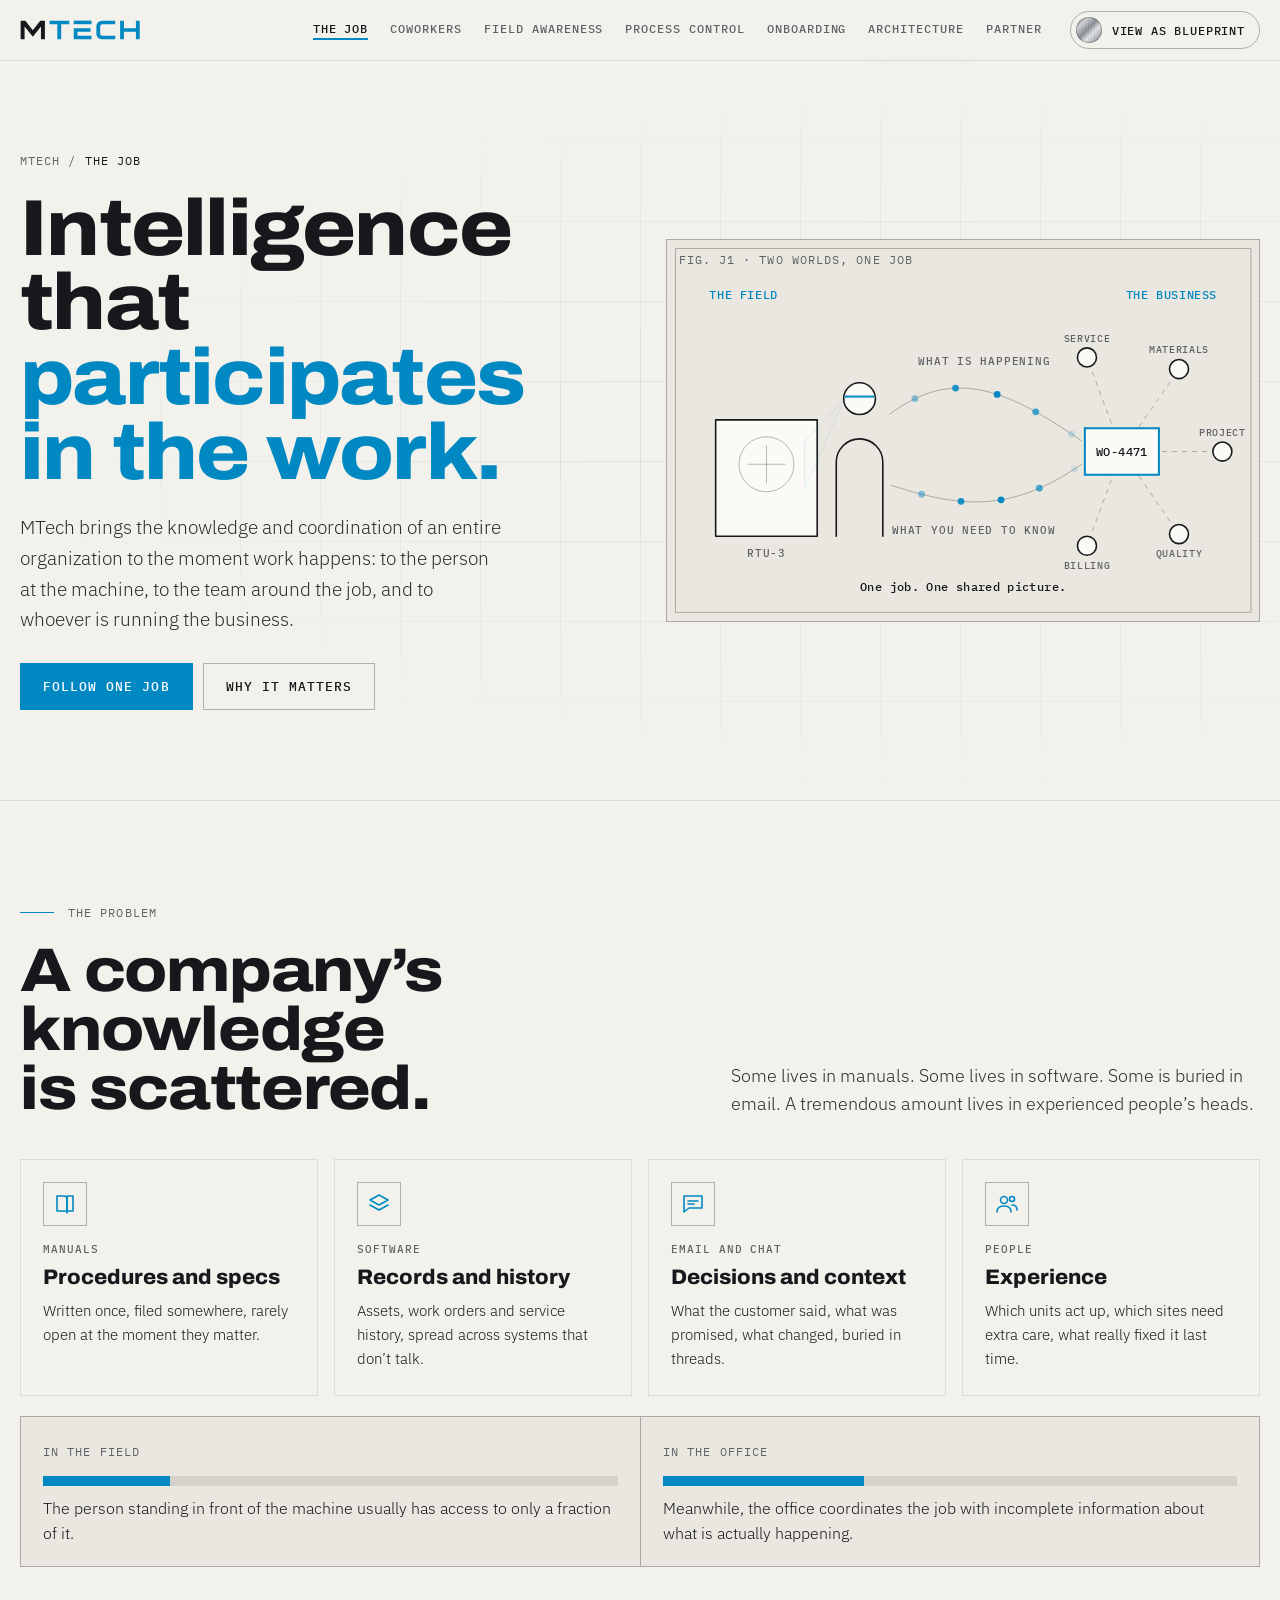
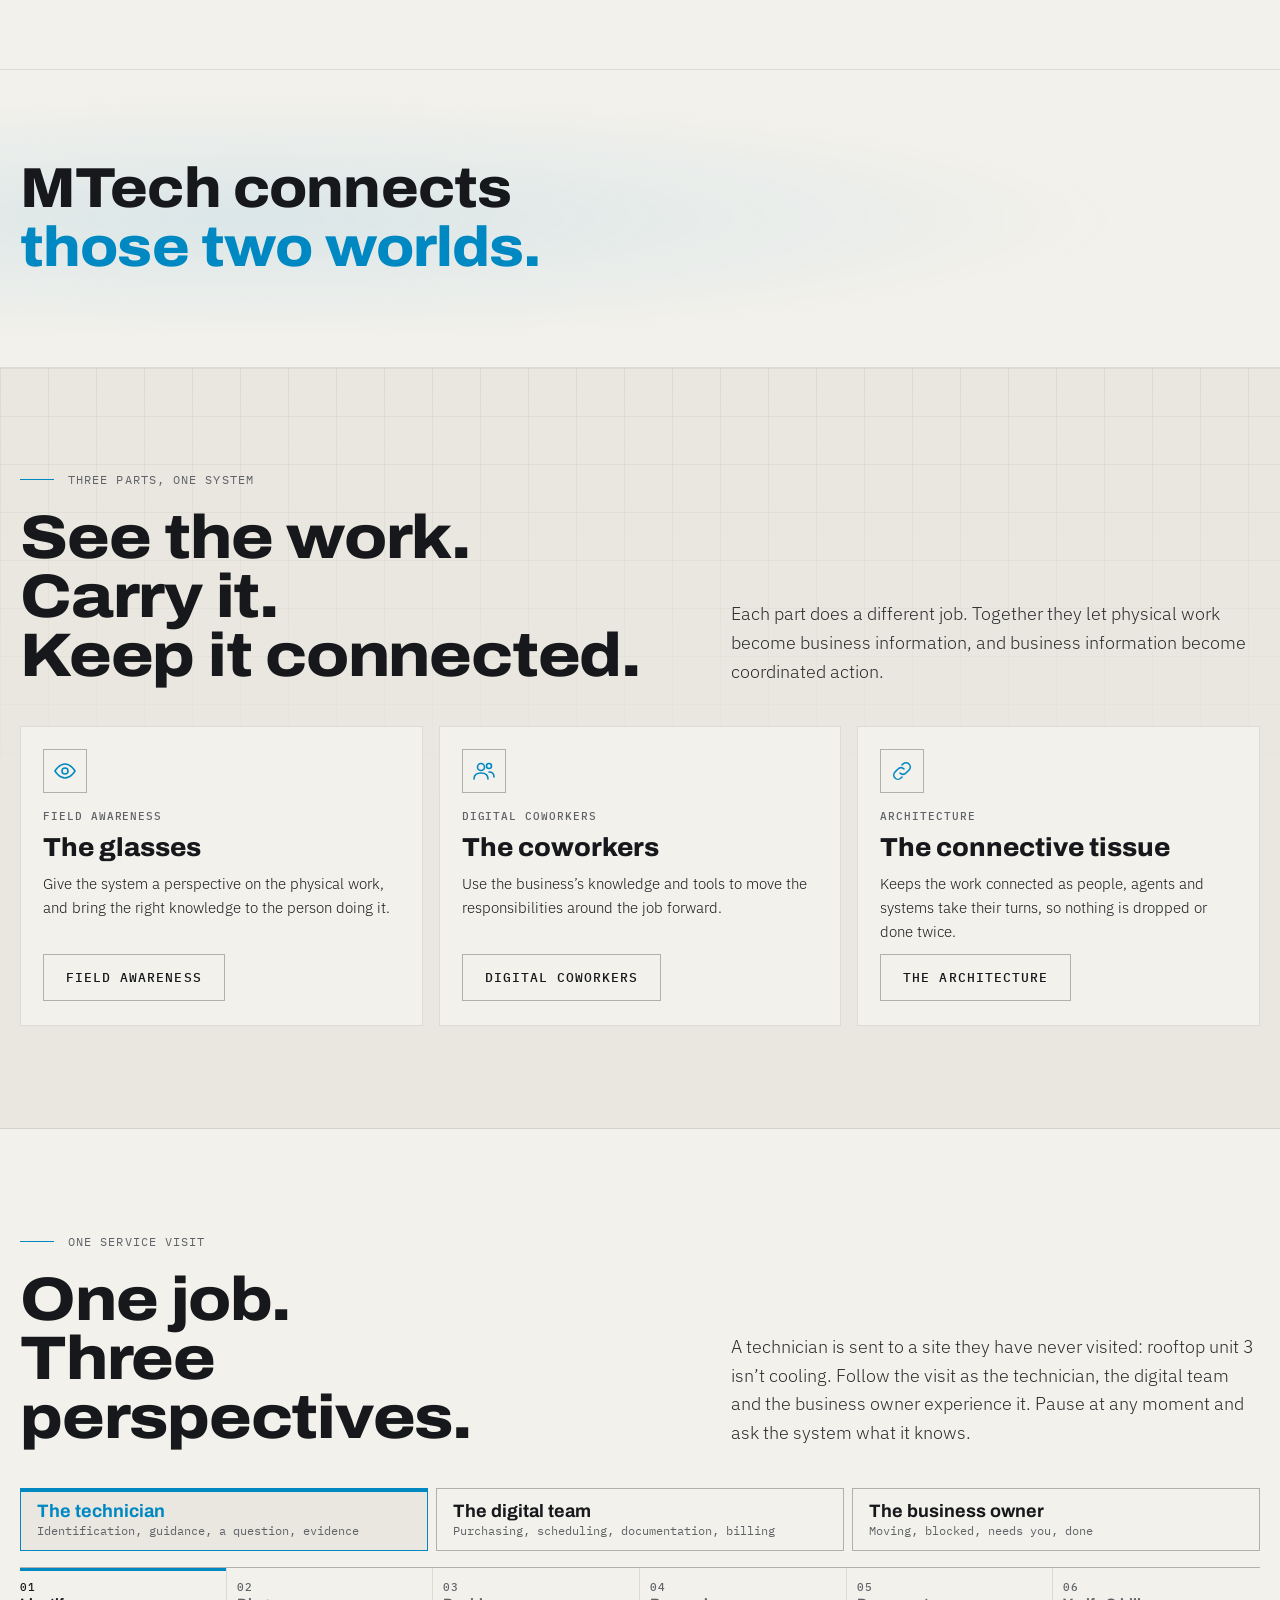
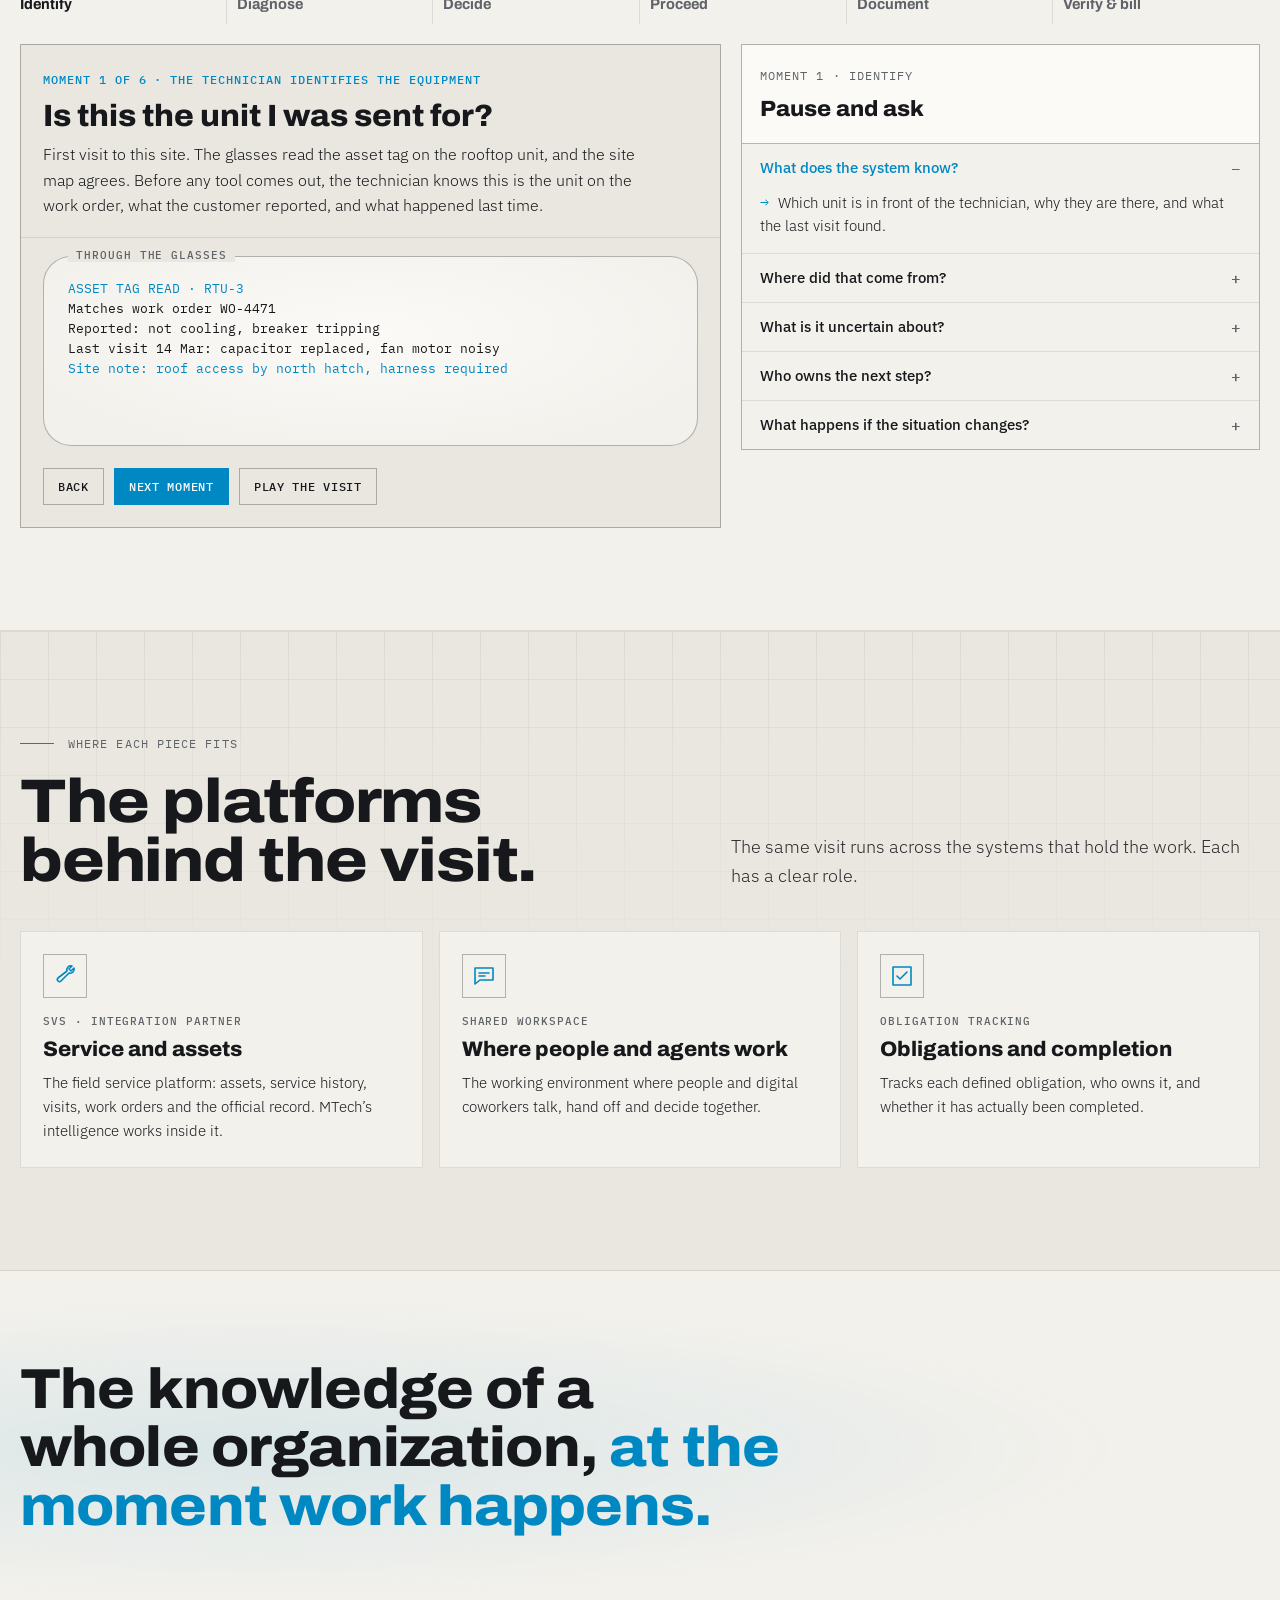
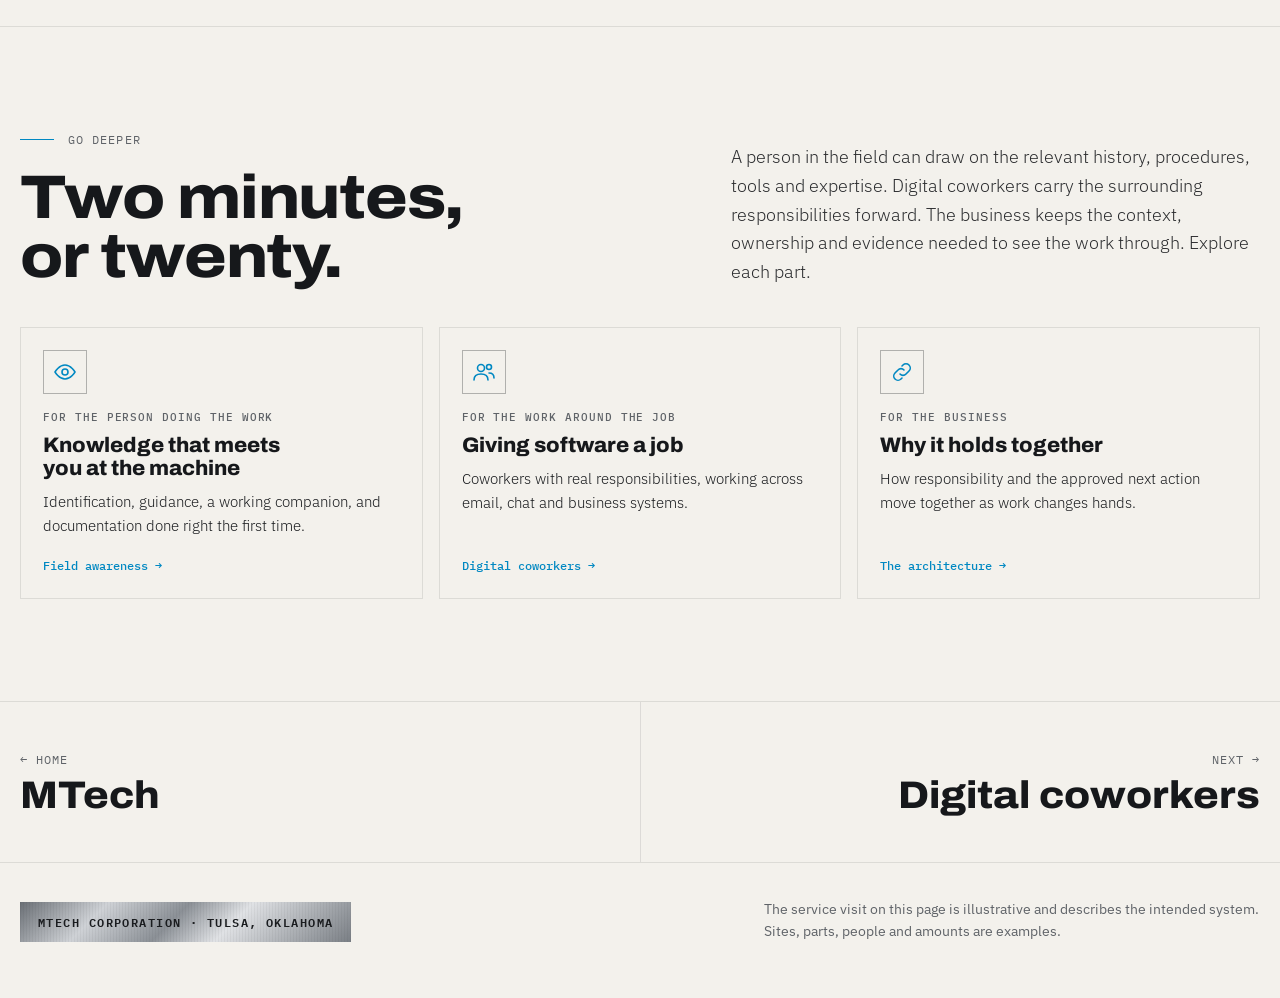
<file: work.html>
<!doctype html>
<html lang="en">
<head>
<meta charset="utf-8">
<meta name="viewport" content="width=device-width,initial-scale=1,viewport-fit=cover">
<title>MTech · One Job, Three Perspectives</title>
<meta name="description" content="Follow one service visit as the technician, the digital team and the business owner experience it, and see how MTech brings an organization's knowledge to the moment work happens.">
<link rel="icon" href="favicon.svg" type="image/svg+xml">
<link rel="icon" href="favicon-32.png" sizes="32x32" type="image/png">
<link rel="apple-touch-icon" href="apple-touch-icon.png">
<meta name="theme-color" content="#15171a">
<meta property="og:type" content="website">
<meta property="og:site_name" content="MTech">
<meta property="og:title" content="MTech · One Job, Three Perspectives">
<meta property="og:description" content="Follow one service visit as the technician, the digital team and the business owner experience it, and see how MTech brings an organization&#x27;s knowledge to the moment work happens.">
<meta property="og:url" content="https://matteson.io/work.html">
<meta property="og:image" content="https://matteson.io/og-image.png">
<meta property="og:image:width" content="1200">
<meta property="og:image:height" content="630">
<meta name="twitter:card" content="summary_large_image">
<link rel="preconnect" href="https://fonts.googleapis.com">
<link rel="preconnect" href="https://fonts.gstatic.com" crossorigin>
<link rel="stylesheet" href="https://fonts.googleapis.com/css2?family=Archivo:wdth,wght@62..125,300..900&family=IBM+Plex+Mono:wght@400;500;600&family=IBM+Plex+Sans:wght@300;400;500;600&display=swap">
<link rel="stylesheet" href="site.css">
<style>
/* scattered knowledge */
.scatter{display:grid;grid-template-columns:repeat(4,minmax(0,1fr));gap:16px;margin-top:40px}
.scatter .feat p{font-size:15px}
.reach{margin-top:20px;border:1px solid var(--line);background:var(--bg2);display:grid;grid-template-columns:minmax(0,1fr) minmax(0,1fr)}
.reach>div{padding:20px 22px;min-width:0}
.reach>div+div{border-left:1px solid var(--line)}
.reach .bar{height:10px;background:var(--line2);margin:12px 0 10px;position:relative}
.reach .bar i{position:absolute;inset:0 auto 0 0;background:var(--accent)}
.reach p{font-weight:300;font-size:15.5px}
@media(max-width:1000px){.scatter{grid-template-columns:repeat(2,minmax(0,1fr))}}
@media(max-width:620px){.scatter{grid-template-columns:1fr}.reach{grid-template-columns:1fr}.reach>div+div{border-left:0;border-top:1px solid var(--line)}}

/* the journey */
.persp{display:flex;flex-wrap:wrap;gap:8px;margin-top:40px}
.persp button{background:none;border:1px solid var(--line);padding:12px 16px;display:grid;gap:2px;text-align:left;min-width:0;flex:1 1 200px}
.persp button b{font:700 18px var(--f-display);font-variation-settings:"wdth" 100}
.persp button small{font:400 12px var(--f-mono);color:var(--muted)}
.persp button[aria-selected="true"]{border-color:var(--accent);background:var(--bg2);box-shadow:inset 0 3px 0 var(--accent)}
.persp button[aria-selected="true"] b{color:var(--accent)}
.moments{list-style:none;margin:16px 0 0;padding:0;display:grid;grid-template-columns:repeat(6,minmax(0,1fr));border-top:1px solid var(--line)}
.moments button{width:100%;background:none;border:0;border-right:1px solid var(--line2);padding:12px 10px 12px 0;text-align:left;display:grid;gap:2px;color:var(--muted)}
.moments li:last-child button{border-right:0}
.moments li+li button{padding-left:10px}
.moments button span{font:500 11px var(--f-mono);letter-spacing:.08em}
.moments button b{font:700 15px var(--f-display);font-variation-settings:"wdth" 96;color:var(--muted)}
.moments button[aria-current="step"]{box-shadow:inset 0 3px 0 var(--accent)}
.moments button[aria-current="step"] b,.moments button[aria-current="step"] span{color:var(--fg)}
.moments button.past b{color:var(--fg)}
@media(max-width:820px){.moments{grid-template-columns:repeat(3,minmax(0,1fr))}.moments li:nth-child(3n) button{border-right:0}.moments li:nth-child(3n+1) button{padding-left:0}.moments li:nth-child(n+4) button{border-top:1px solid var(--line2)}}
.jgrid{display:grid;grid-template-columns:minmax(0,1.35fr) minmax(0,1fr);gap:20px;margin-top:20px;align-items:start}
@media(max-width:1000px){.jgrid{grid-template-columns:1fr}}
.jview{border:1px solid var(--line);background:var(--bg2);min-width:0}
.jview .top{padding:20px 22px 18px;border-bottom:1px solid var(--line2)}
.jview .ev{font:500 12px var(--f-mono);letter-spacing:.08em;text-transform:uppercase;color:var(--accent)}
.jview h3{font-size:clamp(24px,2.4vw,32px);font-weight:800;line-height:1.05;font-variation-settings:"wdth" 104;margin:8px 0 10px}
.jview .top p{font-weight:300;font-size:16px;max-width:60ch}
.screen{margin:18px 22px 22px;min-height:190px;font:400 13px/1.55 var(--f-mono);position:relative}
.screen.lens{border:1px solid var(--line);border-radius:28px;padding:22px 24px;background:radial-gradient(ellipse at 50% 40%,var(--panel),var(--bg) 80%)}
.screen.lens::before{content:"Through the glasses";position:absolute;top:-9px;left:24px;background:var(--bg2);padding:0 8px;font:500 10.5px var(--f-mono);letter-spacing:.09em;text-transform:uppercase;color:var(--muted)}
.screen.lens div{color:var(--fg)}
.screen.lens div.a{color:var(--accent)}
.screen.lens div.q{color:var(--muted)}
.screen.team{display:grid;gap:8px}
.screen.team div{border:1px solid var(--line2);border-left:3px solid var(--accent);background:var(--bg);padding:8px 12px}
.screen.team div b{display:block;font:500 11px var(--f-mono);letter-spacing:.08em;text-transform:uppercase;color:var(--accent)}
.screen.board{display:grid;grid-template-columns:1fr 1fr;gap:8px}
.screen.board div{border:1px solid var(--line2);background:var(--bg);padding:10px 12px;min-width:0}
.screen.board div b{display:flex;justify-content:space-between;font:500 11px var(--f-mono);letter-spacing:.08em;text-transform:uppercase;color:var(--muted);margin-bottom:4px}
.screen.board div.hot{border-color:var(--accent)}
.screen.board div.hot b{color:var(--accent)}
.screen.board div span{display:block;font:400 13px/1.45 var(--f-body)}
.screen.board div span+span{margin-top:4px}
.screen.board div em{font-style:normal;color:var(--muted)}
@media(max-width:560px){.screen.board{grid-template-columns:1fr}}
.screen>*{animation:in .35s ease both}
.jctl{display:flex;flex-wrap:wrap;gap:10px;padding:0 22px 22px}
.ask{border:1px solid var(--line);background:var(--bg);min-width:0}
.ask .hd{padding:16px 18px;border-bottom:1px solid var(--line);background:var(--panel)}
.ask .hd h3{font-size:22px;font-weight:800;font-variation-settings:"wdth" 104;margin-top:4px}
.ask ul{list-style:none;margin:0;padding:0}
.ask li{border-bottom:1px solid var(--line2)}
.ask li:last-child{border-bottom:0}
.ask button{width:100%;background:none;border:0;padding:14px 18px;text-align:left;display:flex;justify-content:space-between;gap:12px;font:500 15px var(--f-body)}
.ask button::after{content:"+";font:500 16px var(--f-mono);color:var(--muted)}
.ask button[aria-expanded="true"]{color:var(--accent)}
.ask button[aria-expanded="true"]::after{content:"–";color:var(--accent)}
.ask .ans{padding:0 18px 16px;font-weight:300;font-size:15px;line-height:1.5}
.ask .ans::before{content:"→ ";color:var(--accent);font-family:var(--f-mono)}

/* how the parts fit */
.parts{display:grid;grid-template-columns:repeat(3,minmax(0,1fr));gap:16px;margin-top:40px}
.parts .feat h3{font-size:26px}
@media(max-width:860px){.parts{grid-template-columns:1fr}}
.twoworlds svg{display:block;width:100%;height:auto}
</style>
</head>
<body>
<header class="nav">
  <div class="wrap">
    <a class="mark" href="./"><svg class="logo" viewBox="56 56 1890 314" role="img" aria-label="MTech"><path fill="currentColor" d="M66 66H140L257 215L374 66H447V360H385V160L257 318L128 160V360H66Z"/><g fill="var(--accent)"><path d="M520 66H830V122H703V360H642V122H520Z"/><path d="M900 66H1179V122H900Z"/><path d="M900 185H1163V242H958V304H1179V360H900Z"/><path d="M1345 66H1551V122H1350A35 35 0 0 0 1315 157V269A35 35 0 0 0 1350 304H1551V360H1345A90 90 0 0 1 1255 270V156A90 90 0 0 1 1345 66Z"/><path d="M1628 66H1688V185H1876V66H1936V360H1876V242H1688V360H1628Z"/></g></svg></a>
    <nav aria-label="Primary">
      <a href="work.html" aria-current="page">The job</a>
      <a href="coworkers.html">Coworkers</a>
      <a href="wearables.html">Field awareness</a>
      <a href="process.html">Process control</a>
      <a href="onboarding.html">Onboarding</a>
      <a href="architecture.html">Architecture</a>
      <a href="partner.html">Partner</a>
    </nav>
    <button id="bp" class="sw" role="switch" aria-checked="false"><span class="knob"></span><span>View as blueprint</span></button>
  </div>
</header>

<main>
<section class="phero">
  <div class="wrap">
    <div>
      <div class="crumbs mono"><a href="./">MTech</a><span>/</span><span style="color:var(--fg)">The job</span></div>
      <h1>Intelligence that <span>participates in the work.</span></h1>
      <p class="sub">MTech brings the knowledge and coordination of an entire organization to the moment work happens: to the person at the machine, to the team around the job, and to whoever is running the business.</p>
      <div class="row" style="margin-top:28px"><a class="btn pri" href="#journey">Follow one job</a><a class="btn" href="#scattered">Why it matters</a></div>
    </div>
    <div class="hvis twoworlds"><span class="cap mono">FIG. J1 · Two worlds, one job</span><svg id="hero" viewBox="0 0 560 360" role="img" aria-label="The field and the office connected: what the technician sees becomes context for the business, and what the business knows reaches the technician"></svg></div>
  </div>
</section>

<section class="s" id="scattered">
  <div class="wrap">
    <div class="sechd">
      <div><div class="eyebrow mono">The problem</div><h2 class="h2">A company’s knowledge<br>is scattered.</h2></div>
      <p class="lede">Some lives in manuals. Some lives in software. Some is buried in email. A tremendous amount lives in experienced people’s heads.</p>
    </div>
    <div class="scatter">
      <div class="feat"><span class="ic" data-icon="book"></span><span class="k">Manuals</span><h3>Procedures and specs</h3><p>Written once, filed somewhere, rarely open at the moment they matter.</p></div>
      <div class="feat"><span class="ic" data-icon="layers"></span><span class="k">Software</span><h3>Records and history</h3><p>Assets, work orders and service history, spread across systems that don’t talk.</p></div>
      <div class="feat"><span class="ic" data-icon="chat"></span><span class="k">Email and chat</span><h3>Decisions and context</h3><p>What the customer said, what was promised, what changed, buried in threads.</p></div>
      <div class="feat"><span class="ic" data-icon="users"></span><span class="k">People</span><h3>Experience</h3><p>Which units act up, which sites need extra care, what really fixed it last time.</p></div>
    </div>
    <div class="reach">
      <div><span class="mono">In the field</span><div class="bar"><i style="width:22%"></i></div><p>The person standing in front of the machine usually has access to only a fraction of it.</p></div>
      <div><span class="mono">In the office</span><div class="bar"><i style="width:35%"></i></div><p>Meanwhile, the office coordinates the job with incomplete information about what is actually happening.</p></div>
    </div>
  </div>
</section>

<section class="statement">
  <div class="wrap"><p>MTech connects <em>those two worlds.</em></p></div>
</section>

<section class="s alt">
  <div class="wrap">
    <div class="sechd">
      <div><div class="eyebrow mono">Three parts, one system</div><h2 class="h2">See the work. Carry it.<br>Keep it connected.</h2></div>
      <p class="lede">Each part does a different job. Together they let physical work become business information, and business information become coordinated action.</p>
    </div>
    <div class="parts">
      <div class="feat"><span class="ic" data-icon="eye"></span><span class="k">Field awareness</span><h3>The glasses</h3><p>Give the system a perspective on the physical work, and bring the right knowledge to the person doing it.</p><a class="btn" href="wearables.html" style="margin-top:auto;align-self:flex-start">Field awareness</a></div>
      <div class="feat"><span class="ic" data-icon="users"></span><span class="k">Digital coworkers</span><h3>The coworkers</h3><p>Use the business’s knowledge and tools to move the responsibilities around the job forward.</p><a class="btn" href="coworkers.html" style="margin-top:auto;align-self:flex-start">Digital coworkers</a></div>
      <div class="feat"><span class="ic" data-icon="link"></span><span class="k">Architecture</span><h3>The connective tissue</h3><p>Keeps the work connected as people, agents and systems take their turns, so nothing is dropped or done twice.</p><a class="btn" href="architecture.html" style="margin-top:auto;align-self:flex-start">The architecture</a></div>
    </div>
  </div>
</section>

<section class="s" id="journey">
  <div class="wrap">
    <div class="sechd">
      <div><div class="eyebrow mono">One service visit</div><h2 class="h2">One job.<br>Three perspectives.</h2></div>
      <p class="lede">A technician is sent to a site they have never visited: rooftop unit 3 isn’t cooling. Follow the visit as the technician, the digital team and the business owner experience it. Pause at any moment and ask the system what it knows.</p>
    </div>

    <div class="persp" role="tablist" aria-label="Perspective" id="persp">
      <button role="tab" data-p="worker" aria-selected="true"><b>The technician</b><small>Identification, guidance, a question, evidence</small></button>
      <button role="tab" data-p="team" aria-selected="false"><b>The digital team</b><small>Purchasing, scheduling, documentation, billing</small></button>
      <button role="tab" data-p="owner" aria-selected="false"><b>The business owner</b><small>Moving, blocked, needs you, done</small></button>
    </div>
    <ol class="moments" id="moments" aria-label="Moments in the visit"></ol>

    <div class="jgrid">
      <div class="jview" aria-live="polite">
        <div class="top"><span class="ev" id="jEv"></span><h3 id="jH"></h3><p id="jP"></p></div>
        <div class="screen" id="jScreen"></div>
        <div class="jctl"><button class="sbtn" id="jPrev">Back</button><button class="sbtn go" id="jNext">Next moment</button><button class="sbtn" id="jPlay">Play the visit</button></div>
      </div>
      <aside class="ask">
        <div class="hd"><span class="mono" id="aMoment"></span><h3>Pause and ask</h3></div>
        <ul id="asks"></ul>
      </aside>
    </div>
  </div>
</section>

<section class="s alt">
  <div class="wrap">
    <div class="sechd">
      <div><div class="eyebrow mono">Where each piece fits</div><h2 class="h2">The platforms<br>behind the visit.</h2></div>
      <p class="lede">The same visit runs across the systems that hold the work. Each has a clear role.</p>
    </div>
    <div class="g3">
      <div class="feat"><span class="ic" data-icon="wrench"></span><span class="k">SVS · integration partner</span><h3>Service and assets</h3><p>The field service platform: assets, service history, visits, work orders and the official record. MTech’s intelligence works inside it.</p></div>
      <div class="feat"><span class="ic" data-icon="chat"></span><span class="k">Shared workspace</span><h3>Where people and agents work</h3><p>The working environment where people and digital coworkers talk, hand off and decide together.</p></div>
      <div class="feat"><span class="ic" data-icon="check"></span><span class="k">Obligation tracking</span><h3>Obligations and completion</h3><p>Tracks each defined obligation, who owns it, and whether it has actually been completed.</p></div>
    </div>
  </div>
</section>

<section class="statement">
  <div class="wrap"><p>The knowledge of a whole organization, <em>at the moment work happens.</em></p></div>
</section>

<section class="s">
  <div class="wrap">
    <div class="sechd">
      <div><div class="eyebrow mono">Go deeper</div><h2 class="h2">Two minutes,<br>or twenty.</h2></div>
      <p class="lede">A person in the field can draw on the relevant history, procedures, tools and expertise. Digital coworkers carry the surrounding responsibilities forward. The business keeps the context, ownership and evidence needed to see the work through. Explore each part.</p>
    </div>
    <div class="g3">
      <a class="feat" href="wearables.html" style="text-decoration:none"><span class="ic" data-icon="eye"></span><span class="k">For the person doing the work</span><h3>Knowledge that meets you at the machine</h3><p>Identification, guidance, a working companion, and documentation done right the first time.</p><span class="tag">Field awareness →</span></a>
      <a class="feat" href="coworkers.html" style="text-decoration:none"><span class="ic" data-icon="users"></span><span class="k">For the work around the job</span><h3>Giving software a job</h3><p>Coworkers with real responsibilities, working across email, chat and business systems.</p><span class="tag">Digital coworkers →</span></a>
      <a class="feat" href="architecture.html" style="text-decoration:none"><span class="ic" data-icon="link"></span><span class="k">For the business</span><h3>Why it holds together</h3><p>How responsibility and the approved next action move together as work changes hands.</p><span class="tag">The architecture →</span></a>
    </div>
  </div>
</section>

<nav class="pager" aria-label="More from MTech">
  <a href="./"><span class="mono">← Home</span><b>MTech</b></a>
  <a href="coworkers.html"><span class="mono">Next →</span><b>Digital coworkers</b></a>
</nav>
</main>

<footer>
  <div class="wrap">
    <div class="plate"><span>MTECH CORPORATION · TULSA, OKLAHOMA</span></div>
    <p>The service visit on this page is illustrative and describes the intended system. Sites, parts, people and amounts are examples.</p>
  </div>
</footer>

<script src="site.js"></script>
<script>
(function(){
var $=MT.$,$$=MT.$$,S=MT.S,T=MT.T;

/* hero: the field on the left, the office on the right, context and action flowing between them */
(function(){
  var svg=$('#hero');MT.frame(svg,560,360);
  T('THE FIELD',{x:40,y:56,class:'lbla'},svg);T('THE BUSINESS',{x:520,y:56,class:'lbla',style:'text-anchor:end'},svg);
  /* technician with glasses in front of a unit */
  var f=S('g',{},svg);
  S('rect',{x:46,y:170,width:96,height:110,class:'ln fillp'},f);S('circle',{cx:94,cy:212,r:26,class:'thin'},f);S('path',{d:'M76 212h36M94 194v36',class:'thin'},f);
  T('RTU-3',{x:94,y:300,class:'lbl',style:'text-anchor:middle'},f);
  S('circle',{cx:182,cy:150,r:15,class:'ln fillp'},f);S('path',{d:'M168 148h28',class:'acc'},f);S('path',{d:'M160 280v-70a22 22 0 0 1 44 0v70',class:'ln'},f);
  var scan=S('path',{d:'M168 150L130 190L130 236Z',class:'acc',style:'stroke-width:1;fill:var(--accent);fill-opacity:.08'},f);
  /* the office: coworker nodes around a job record */
  var nodes=[[397,111,'SERVICE',-1],[484,122,'MATERIALS',-1],[525,200,'PROJECT',-1],[484,278,'QUALITY',1],[397,289,'BILLING',1]];
  nodes.forEach(function(n){S('line',{x1:430,y1:200,x2:n[0],y2:n[1],class:'thin dash'},svg);S('circle',{cx:n[0],cy:n[1],r:9,class:'ln fillp'},svg);T(n[2],{x:n[0],y:n[1]+(n[3]<0?-15:22),class:'lbl',style:'text-anchor:middle;font-size:9px'},svg)});
  S('rect',{x:395,y:178,width:70,height:44,class:'acc fillp'},svg);T('WO-4471',{x:430,y:204,class:'lblf',style:'text-anchor:middle'},svg);
  /* the two flows */
  var up=S('path',{d:'M210 165C270 120 320 140 392 190',class:'thin'},svg),down=S('path',{d:'M392 212C320 262 270 250 212 232',class:'thin'},svg);
  T('WHAT IS HAPPENING',{x:300,y:118,class:'lbl',style:'text-anchor:middle'},svg);T('WHAT YOU NEED TO KNOW',{x:290,y:278,class:'lbl',style:'text-anchor:middle'},svg);
  var dots=[];for(var i=0;i<10;i++)dots.push({el:S('circle',{r:3.2,class:'fillacc'},svg),p:i%2?down:up,o:i/10});
  T('One job. One shared picture.',{x:280,y:332,class:'lblf',style:'text-anchor:middle'},svg);
  MT.loop(svg,function(t){scan.style.opacity=String(.45+.35*Math.sin(t*2.4));dots.forEach(function(d){var k=(t*.18+d.o)%1,pt=d.p.getPointAtLength(d.p.getTotalLength()*k);d.el.setAttribute('cx',pt.x);d.el.setAttribute('cy',pt.y);d.el.style.opacity=String(Math.sin(k*Math.PI))})});
})();

/* the journey: six moments, three perspectives, five questions */
var M=[
 {t:'Identify',ev:'The technician identifies the equipment',
  worker:{h:'Is this the unit I was sent for?',p:'First visit to this site. The glasses read the asset tag on the rooftop unit, and the site map agrees. Before any tool comes out, the technician knows this is the unit on the work order, what the customer reported, and what happened last time.',
   s:[['a','ASSET TAG READ · RTU-3'],['','Matches work order WO-4471'],['','Reported: not cooling, breaker tripping'],['','Last visit 14 Mar: capacitor replaced, fan motor noisy'],['a','Site note: roof access by north hatch, harness required']]},
  team:{h:'The job gathers around the unit.',p:'The service coworker links the identification to the asset record, the work order, the service history and the documentation for this model, so everyone downstream starts from the same picture.',
   s:[['Service coworker','Linked RTU-3 to WO-4471'],['Service coworker','Pulled 4 prior visits and the model manual, rev C'],['Service coworker','Flagged the March note about fan motor noise']]},
  owner:{h:'Someone is on site, at the right unit.',p:'The job moves from dispatched to on site, with the unit confirmed rather than assumed.',
   s:{mov:['WO-4471 · on site, RTU-3 confirmed'],blk:[],you:[],done:['Travel and site check-in']}},
  q:['Which unit is in front of the technician, why they are there, and what the last visit found.',
     'The asset tag read by the camera, the site map, the work order, and the service history in SVS.',
     'Nothing at this point. If the tag were unreadable or two units matched, it would ask the technician to confirm before showing unit-specific guidance.',
     'The technician owns the diagnosis. The service coworker keeps the record linked.',
     'If this turned out to be the wrong unit, the visit would not move on to diagnosis. The right unit’s location would be shown instead.']},
 {t:'Diagnose',ev:'The technician documents a failed component',
  worker:{h:'Ask, look, capture.',p:'The condenser fan motor is seized. The technician asks what was done last time, then captures the photos the system asks for. The first nameplate photo is unreadable, so it asks for another while the technician is still standing there.',
   s:[['q','YOU: “What was replaced last time?”'],['','Capacitor, 14 Mar. Motor noted as noisy, not replaced.'],['a','CAPTURE · nameplate · text unreadable, retake closer'],['','CAPTURE · nameplate ✓ · model FM-825'],['','VOICE NOTE → “motor seized, shaft won’t turn by hand”']]},
  team:{h:'A defined request, not a forwarded photo.',p:'The materials coworker receives a request for the exact motor, with the nameplate photo, the model and the job attached. It checks stock and supplier availability.',
   s:[['Materials coworker','Request received: motor FM-825 for WO-4471'],['Materials coworker','Branch stock: none · OEM from supplier: 3-day lead'],['Materials coworker','Approved substitute UM-825 in stock, needs the customer’s OK']]},
  owner:{h:'The visit has found the problem.',p:'The failure is documented and the parts question is already moving. Across the week, the same motor is wanted elsewhere, and that needs your judgment.',
   s:{mov:['WO-4471 · parts check under way'],blk:[],you:['Three installations want the same shipment of FM-825. Approve offering UM-825 as a substitute?'],done:['Unit identified','Failure documented with photos']}},
  q:['The motor has failed, its exact model, and what the last visit found.',
     'Guided photos from the glasses, the technician’s voice note, and the service history.',
     'Whether the capacitor changed in March played a part. It is shown to the technician as a question rather than a conclusion.',
     'The materials coworker owns finding the part. The technician stays with the unit.',
     'If the technician finds more damage, the same request is updated rather than a second one being started.']},
 {t:'Decide',ev:'A replacement requires a customer decision',
  worker:{h:'Waiting, with context.',p:'The lens shows that the part decision is with the customer and when an answer is expected. Meanwhile it suggests the work that can safely continue.',
   s:[['a','WAITING ON · customer decision, motor option'],['','Expected: within the hour'],['','Meanwhile: clean the condenser coil, check the contactor'],['q','YOU: “Which measurement do I need next?”'],['','Contactor voltage drop, line side to load side.']]},
  team:{h:'Options prepared, routed to the person who can say yes.',p:'The project coworker prepares two options with price, lead time and schedule impact, and sends them to the customer’s authorized approver, not just whoever emailed first.',
   s:[['Project coworker','Option A · OEM motor · $612 · 3 days · second visit needed'],['Project coworker','Option B · approved substitute · $540 · today'],['Project coworker','Sent to the facilities manager, the authorized approver']]},
  owner:{h:'The decision is the customer’s, not yours.',p:'You can see the job is waiting and why. You are only asked if the price goes beyond your limit.',
   s:{mov:['Options sent to the customer'],blk:['WO-4471 · waiting on the customer’s choice'],you:[],done:['Substitute approved for this week’s jobs']}},
  q:['Two workable options, and who on the customer’s side may approve them.',
     'Supplier availability, the customer’s agreement, and the contact list in SVS.',
     'Which option the customer will prefer. It does not choose for them.',
     'The customer’s facilities manager decides. The project coworker owns getting the answer.',
     'If no answer comes by the agreed time, the project coworker follows up and the delay shows on the owner’s view.']},
 {t:'Proceed',ev:'The technician receives approval to proceed',
  worker:{h:'The approved scope, right in view.',p:'Option B is approved. The lens shows exactly what was approved and walks the technician through fitting the substitute, including where it differs from the original.',
   s:[['a','APPROVED · option B · substitute motor UM-825'],['','Step 3 of 7 · confirm rotation before final wiring'],['a','Differs from original: mounting bracket, wiring diagram B'],['q','YOU: “This bracket looks different from the diagram.”'],['','Not sure. Connecting you to Ray, senior tech, with your view.']]},
  team:{h:'Purchasing and schedule stay tied to that approval.',p:'The approval is attached to the job. Materials issues the in-stock motor against it, and the project coworker cancels the return visit that option A would have needed.',
   s:[['Project coworker','Approval recorded · option B · $540'],['Materials coworker','UM-825 issued to WO-4471'],['Project coworker','Return visit cancelled · schedule updated']]},
  owner:{h:'Approved in 38 minutes, installing today.',p:'One visit instead of two. When the bracket question came up, a senior technician saw the technician’s view and answered it remotely.',
   s:{mov:['WO-4471 · installation in progress','Remote assist · senior tech, 6 min'],blk:[],you:[],done:['Customer approved option B']}},
  q:['Exactly what was approved, by whom, and for how much.',
     'The customer’s reply, recorded against the options that were sent.',
     'The bracket. It does not match the diagram, so instead of guessing it brings in an expert who can see the actual situation.',
     'The technician owns the installation. The senior tech owns the answer to the bracket question.',
     'A change in part, price or scope goes back for a fresh approval instead of riding on this one.']},
 {t:'Document',ev:'The repair is documented',
  worker:{h:'Done means documented, before the panel goes back on.',p:'The system checks what the completion package needs. The startup amp reading is missing, so it asks for it before the technician closes the unit.',
   s:[['','Completion package · 5 of 6'],['','✓ Before and after photos · ✓ new nameplate'],['a','✗ Startup amp draw · needed before closing'],['','→ 2.9 A entered · within spec ✓'],['','Voice notes saved as a structured service note']]},
  team:{h:'Evidence checked against the requirements.',p:'The quality coworker checks the package against what this customer requires, including their own sign-off sheet. Any gap goes back to whoever owns it.',
   s:[['Quality coworker','Package checked against the customer’s completion rules'],['Quality coworker','Signed service sheet ✓ · readings within spec ✓'],['Quality coworker','Complete · handed to accounting']]},
  owner:{h:'Nothing will need a return trip for paperwork.',p:'The gap was caught while the technician was still on the roof, not a week later in the office.',
   s:{mov:['Completion review'],blk:[],you:[],done:['Motor replaced','Package complete on site']}},
  q:['What this job must include to count as complete, and that it now does.',
     'The job’s requirements, the customer’s completion rules, and what the technician captured.',
     'Nothing outstanding once the amp reading is in.',
     'The technician until the package is complete, then the quality coworker.',
     'If something fails review later, it goes back to the technician as a specific request rather than a vague callback.']},
 {t:'Verify & bill',ev:'The work is verified',
  worker:{h:'Leave knowing it’s finished.',p:'The technician gets confirmation that nothing more is needed from them. The next person to visit this unit starts with today’s notes.',
   s:[['a','WO-4471 · complete · nothing outstanding'],['','Your notes are now part of RTU-3’s history'],['','Next job: 22 min away · details ready']]},
  team:{h:'Billing receives a supported package.',p:'Accounting receives the approved amount, the parts used and the evidence behind them. The invoice goes out, and payment is followed through to the end.',
   s:[['Accounting coworker','Invoice INV-3307 · $540 + labor'],['Accounting coworker','Backed by the approval, the parts issue and the completion package'],['Receivables coworker','Payment tracked until it arrives']]},
  owner:{h:'What actually finished, and what is still in motion.',p:'Repaired, verified and billed in one visit. The only open item is money the customer owes, and it is being tracked.',
   s:{mov:['Invoice INV-3307 sent'],blk:[],you:[],done:['RTU-3 repaired and verified','Invoice supported by evidence']}},
  q:['The job is complete, verified and invoiced.',
     'The quality review, the approval record and the parts issued.',
     'When the customer will pay. That stays an open, owned obligation.',
     'Receivables owns the payment.',
     'A short payment reopens only the receivable, with the whole job’s record behind it.']}
];
var QS=['What does the system know?','Where did that come from?','What is it uncertain about?','Who owns the next step?','What happens if the situation changes?'];
var cur=0,per='worker',open=0,timer=null;
var mom=$('#moments');
M.forEach(function(m,i){var li=document.createElement('li'),b=document.createElement('button');b.innerHTML='<span></span><b></b>';b.firstChild.textContent='0'+(i+1);b.lastChild.textContent=m.t;b.addEventListener('click',function(){stop();go(i)});li.appendChild(b);mom.appendChild(li)});
var asks=$('#asks');
QS.forEach(function(q,i){var li=document.createElement('li'),b=document.createElement('button'),d=document.createElement('div');b.textContent=q;b.id='q'+i;d.className='ans';d.id='qa'+i;b.setAttribute('aria-controls',d.id);
  b.addEventListener('click',function(){open=open===i?-1:i;renderAsk()});li.appendChild(b);li.appendChild(d);asks.appendChild(li)});
function renderAsk(){$$('button',asks).forEach(function(b,i){b.setAttribute('aria-expanded',i===open?'true':'false');var d=$('#qa'+i);d.textContent=M[cur].q[i];d.hidden=i!==open})}
function line(txt,cls){var d=document.createElement('div');if(cls)d.className=cls;d.textContent=txt;return d}
function go(i){
  cur=(i+M.length)%M.length;var m=M[cur],v=m[per],sc=$('#jScreen');
  $('#jEv').textContent='Moment '+(cur+1)+' of '+M.length+' · '+m.ev;$('#jH').textContent=v.h;$('#jP').textContent=v.p;
  $('#aMoment').textContent='Moment '+(cur+1)+' · '+m.t;
  sc.innerHTML='';sc.className='screen '+(per==='worker'?'lens':per==='team'?'team':'board');
  if(per==='worker')v.s.forEach(function(l,k){var d=line(l[1],l[0]);d.style.animationDelay=(k*.12)+'s';sc.appendChild(d)});
  else if(per==='team')v.s.forEach(function(l,k){var d=document.createElement('div'),b=document.createElement('b');b.textContent=l[0];d.appendChild(b);d.appendChild(document.createTextNode(l[1]));d.style.animationDelay=(k*.12)+'s';sc.appendChild(d)});
  else [['mov','Moving'],['blk','Blocked'],['you','Needs your judgment'],['done','Completed']].forEach(function(c){var d=document.createElement('div'),b=document.createElement('b'),items=v.s[c[0]];
    b.innerHTML='<i></i><i></i>';b.firstChild.textContent=c[1];b.lastChild.textContent=String(items.length);b.firstChild.style.fontStyle=b.lastChild.style.fontStyle='normal';d.appendChild(b);
    if(c[0]==='you'&&items.length)d.className='hot';
    if(!items.length){var e=document.createElement('span');e.innerHTML='<em></em>';e.firstChild.textContent='Nothing';d.appendChild(e)}
    items.forEach(function(t){var s=document.createElement('span');s.textContent=t;d.appendChild(s)});sc.appendChild(d)});
  $$('button',mom).forEach(function(b,k){if(k===cur)b.setAttribute('aria-current','step');else b.removeAttribute('aria-current');b.classList.toggle('past',k<cur)});
  $('#jNext').textContent=cur===M.length-1?'Start over':'Next moment';
  renderAsk();
}
$$('#persp button').forEach(function(b){b.addEventListener('click',function(){per=b.dataset.p;$$('#persp button').forEach(function(x){x.setAttribute('aria-selected',x===b?'true':'false')});go(cur)})});
function stop(){if(timer){clearInterval(timer);timer=null;$('#jPlay').textContent='Play the visit'}}
$('#jNext').addEventListener('click',function(){stop();go(cur+1)});
$('#jPrev').addEventListener('click',function(){stop();go(cur-1)});
$('#jPlay').addEventListener('click',function(){if(timer){stop();return}this.textContent='Pause';go(0);timer=setInterval(function(){if(cur===M.length-1){stop();return}go(cur+1)},5200)});
go(0);
})();
</script>
</body>
</html>
</file>
<file: site.css>
/* MTech shared styles for the detail pages: the same tokens, nav, blueprint mode and components as the home page. */
:root{
  --bg:#15171a; --bg2:#1b1e22; --panel:#21252a; --fg:#f1ede4; --muted:#9c9ea1;
  --line:rgba(241,237,228,.24); --line2:rgba(241,237,228,.09);
  --accent:#2dd4ff; --accent-ink:#031e27;
  --metal:linear-gradient(135deg,#6a6f75 0%,#cfd2d6 24%,#8b9096 46%,#e0e2e5 63%,#7a7f85 100%);
  --brush:repeating-linear-gradient(90deg,rgba(255,255,255,.05) 0 1px,transparent 1px 3px);
  --f-display:'Archivo','Arial Narrow',Arial,sans-serif;
  --f-body:'IBM Plex Sans',system-ui,-apple-system,'Segoe UI',sans-serif;
  --f-mono:'IBM Plex Mono',ui-monospace,Consolas,monospace;
  color-scheme:dark;
}
@media (prefers-color-scheme:light){
  :root:not([data-theme="dark"]){--bg:#f3f1ec;--bg2:#eae7e0;--panel:#fbfaf7;--fg:#16181b;--muted:#5f6368;--line:rgba(22,24,27,.3);--line2:rgba(22,24,27,.1);--accent:#0088c2;--accent-ink:#ffffff;--brush:repeating-linear-gradient(90deg,rgba(0,0,0,.04) 0 1px,transparent 1px 3px);color-scheme:light}
}
:root[data-theme="light"]{--bg:#f3f1ec;--bg2:#eae7e0;--panel:#fbfaf7;--fg:#16181b;--muted:#5f6368;--line:rgba(22,24,27,.3);--line2:rgba(22,24,27,.1);--accent:#0088c2;--accent-ink:#ffffff;--brush:repeating-linear-gradient(90deg,rgba(0,0,0,.04) 0 1px,transparent 1px 3px);color-scheme:light}
:root.bp.bp{--bg:#0a2847;--bg2:#0d3257;--panel:#0d3257;--fg:#e9f2fc;--muted:#93b4d8;--line:rgba(190,222,255,.5);--line2:rgba(190,222,255,.16);--accent:#8be6ff;--accent-ink:#04233b;color-scheme:dark}

*{box-sizing:border-box}
html{scroll-behavior:smooth;padding-top:env(safe-area-inset-top,0px);padding-bottom:env(safe-area-inset-bottom,0px)}
body{margin:0;background:var(--bg);color:var(--fg);font:400 17px/1.6 var(--f-body);transition:background .6s,color .6s;overflow-x:hidden}
body::before{content:"";position:fixed;inset:0 0 auto;height:env(safe-area-inset-top,0px);z-index:60;background:var(--bg)}
a{color:inherit}
h1,h2,h3,h4{font-family:var(--f-display);margin:0;text-wrap:balance}
p{margin:0}
img{max-width:100%}
[hidden]{display:none!important}
.wrap{max-width:1280px;margin:0 auto;padding-left:max(20px,env(safe-area-inset-left,0px));padding-right:max(20px,env(safe-area-inset-right,0px))}
.mono{font-family:var(--f-mono);font-size:12px;letter-spacing:.09em;text-transform:uppercase;color:var(--muted)}
:focus-visible{outline:2px solid var(--accent);outline-offset:3px}
button{font:inherit;color:inherit;cursor:pointer}

svg .ln{fill:none;stroke:var(--fg);stroke-width:1.6;vector-effect:non-scaling-stroke;stroke-linejoin:round;stroke-linecap:round}
svg .thin{fill:none;stroke:var(--line);stroke-width:1;vector-effect:non-scaling-stroke}
svg .dash{stroke-dasharray:5 5}
svg .acc{fill:none;stroke:var(--accent);stroke-width:2;vector-effect:non-scaling-stroke}
svg .fillp{fill:var(--panel)}
svg .fillbg{fill:var(--bg)}
svg .fillacc{fill:var(--accent)}
svg .lbl{font:500 10.5px var(--f-mono);fill:var(--muted);letter-spacing:.07em}
svg .lblf{font:500 11.5px var(--f-mono);fill:var(--fg);letter-spacing:.03em}
svg .lbla{font:500 11.5px var(--f-mono);fill:var(--accent);letter-spacing:.05em}
svg .lblk{font:600 11.5px var(--f-mono);fill:var(--accent-ink);letter-spacing:.05em}
svg .ttl{font:700 15px var(--f-display);fill:var(--fg)}
svg .num{fill:var(--bg);stroke:var(--fg);stroke-width:1;vector-effect:non-scaling-stroke}
svg .numt{font:500 10.5px var(--f-mono);fill:var(--fg);text-anchor:middle}
.ann{opacity:0;transition:opacity .6s;pointer-events:none}
.bp .ann{opacity:1}

/* nav */
.nav{position:sticky;top:env(safe-area-inset-top,0px);z-index:50;background:color-mix(in srgb,var(--bg) 88%,transparent);backdrop-filter:blur(10px);border-bottom:1px solid var(--line2)}
.nav .wrap{display:flex;align-items:center;gap:28px;height:60px}
.mark{display:inline-flex;align-items:center;min-height:44px;font:800 22px var(--f-display);font-variation-settings:"wdth" 118;letter-spacing:.02em;text-decoration:none}
.nav nav{display:flex;gap:22px;margin-left:auto}
.nav nav a{font:500 12px var(--f-mono);letter-spacing:.08em;text-transform:uppercase;text-decoration:none;color:var(--muted);white-space:nowrap}
.nav nav a:hover,.nav nav a[aria-current="page"]{color:var(--fg)}
.nav nav a[aria-current="page"]{box-shadow:inset 0 -2px 0 var(--accent);padding-bottom:4px}
.sw{display:flex;align-items:center;gap:10px;background:none;border:1px solid var(--line);border-radius:999px;padding:5px 14px 5px 5px;font:500 12px var(--f-mono);letter-spacing:.07em;text-transform:uppercase;white-space:nowrap}
.sw .knob{width:26px;height:26px;border-radius:50%;background:var(--metal);box-shadow:inset 0 0 0 1px rgba(0,0,0,.25);position:relative}
.sw .knob::after{content:"";position:absolute;inset:0;border-radius:50%;background:var(--brush)}
.sw[aria-checked="true"]{border-color:var(--accent);color:var(--accent)}
.sw[aria-checked="true"] .knob{background:var(--accent)}
@media(max-width:1180px){.nav nav{display:none}.sw{margin-left:auto}}
@media(max-width:420px){.sw{font-size:10.5px;padding-right:10px}}

.logo{display:block;height:20px;width:auto;color:var(--fg)}
.eye .logo{height:26px}
/* page hero */
.phero{position:relative;border-bottom:1px solid var(--line2);overflow:hidden}
.phero::before{content:"";position:absolute;inset:0;background:linear-gradient(var(--line2) 1px,transparent 1px) 0 0/80px 80px,linear-gradient(90deg,var(--line2) 1px,transparent 1px) 0 0/80px 80px;-webkit-mask-image:radial-gradient(ellipse at 72% 50%,#000 0,transparent 72%);mask-image:radial-gradient(ellipse at 72% 50%,#000 0,transparent 72%)}
.phero .wrap{position:relative;display:grid;grid-template-columns:minmax(0,1fr) minmax(0,1fr);gap:clamp(24px,4vw,64px);align-items:center;padding-block:clamp(48px,7vw,96px)}
.crumbs{display:flex;flex-wrap:wrap;gap:8px;align-items:center;margin-bottom:22px}
.crumbs a{text-decoration:none}
.crumbs a:hover{color:var(--fg)}
.phero h1{font-weight:800;font-variation-settings:"wdth" 110;font-size:clamp(44px,6.2vw,92px);line-height:.94;letter-spacing:-.022em}
.phero h1 span{color:var(--accent)}
.phero .sub{max-width:44ch;margin-top:22px;font-size:clamp(17px,1.5vw,20px);font-weight:300;opacity:.9}
.facts{display:flex;flex-wrap:wrap;gap:8px;margin-top:26px}
.hvis{min-width:0;border:1px solid var(--line);background:var(--bg2);position:relative}
.hvis svg{display:block;width:100%;height:auto}
.hvis .cap{position:absolute;left:12px;top:10px}
@media(max-width:900px){.phero .wrap{grid-template-columns:1fr}}

/* sections */
section.s{padding-block:clamp(64px,8vw,112px);border-bottom:1px solid var(--line2)}
.eyebrow{display:flex;gap:14px;align-items:center;margin-bottom:20px}
.eyebrow::before{content:"";width:34px;height:1px;background:var(--accent)}
.h2{font-size:clamp(34px,4.8vw,70px);font-weight:800;line-height:.96;letter-spacing:-.02em;font-variation-settings:"wdth" 112}
.lede{max-width:60ch;margin-top:20px;font-size:clamp(17px,1.4vw,19px);font-weight:300;opacity:.9}
.chip{display:inline-block;padding:3px 10px;border:1px solid var(--line);font:500 11px var(--f-mono);letter-spacing:.08em;text-transform:uppercase;color:var(--muted);white-space:nowrap}
.chip.on{border-color:var(--accent);color:var(--accent)}
.chip.pend{border-style:dashed}
.chip.solid{background:var(--accent);color:var(--accent-ink);border-color:var(--accent)}
.facts .chip{white-space:normal}
@media(max-width:900px){.phero .wrap{grid-template-columns:minmax(0,1fr)}}
.btn{display:inline-flex;align-items:center;gap:10px;padding:14px 22px;border:1px solid var(--line);text-decoration:none;font:500 13px var(--f-mono);letter-spacing:.08em;text-transform:uppercase;background:none;transition:border-color .25s,filter .25s}
.btn:hover{border-color:var(--fg)}
.btn.pri{background:var(--accent);color:var(--accent-ink);border-color:var(--accent)}
.btn.pri:hover{filter:brightness(1.1)}
.sbtn{background:none;border:1px solid var(--line);padding:10px 14px;font:500 12px var(--f-mono);letter-spacing:.06em;text-transform:uppercase}
.sbtn:hover:not(:disabled){border-color:var(--fg)}
.sbtn:disabled{opacity:.4;cursor:default}
.sbtn.go{background:var(--accent);color:var(--accent-ink);border-color:var(--accent)}
.row{display:flex;flex-wrap:wrap;gap:10px;align-items:center}
.cols3{display:grid;grid-template-columns:repeat(3,minmax(0,1fr));border-top:1px solid var(--line);margin-top:40px}
.cols3>div{padding:22px 22px 22px 0;border-right:1px solid var(--line2);min-width:0}
.cols3>div+div{padding-left:22px}
.cols3>div:last-child{border-right:0}
.cols3 h3{font-size:24px;font-weight:800;font-variation-settings:"wdth" 104;margin:8px 0 8px}
.cols3 p{font-weight:300;font-size:16px}
@media(max-width:820px){.cols3{grid-template-columns:1fr}.cols3>div,.cols3>div+div{padding:20px 0;border-right:0;border-bottom:1px solid var(--line2)}}
.panel{border:1px solid var(--line);background:var(--bg2)}
.panel>.hd{padding:14px 18px;border-bottom:1px solid var(--line);display:flex;flex-wrap:wrap;gap:10px;justify-content:space-between;align-items:center;background:var(--panel)}
.panel>.bd{padding:18px}
.ledger{list-style:none;margin:0;padding:0;font:400 12.5px/1.5 var(--f-mono);display:grid;gap:4px;max-height:220px;overflow:auto}
.ledger li{border-left:2px solid var(--line);padding-left:10px;color:var(--muted)}
.ledger li b{color:var(--fg);font-weight:500}
.ledger li.hold{border-color:var(--accent);color:var(--accent)}
.maps{display:grid;grid-template-columns:repeat(4,minmax(0,1fr));column-gap:24px;border-top:1px solid var(--line);margin-top:36px}
@media(max-width:1000px){.maps{grid-template-columns:repeat(2,minmax(0,1fr))}}
@media(max-width:620px){.maps{grid-template-columns:1fr}}
.maps div{padding:16px 4px 16px 0;border-bottom:1px solid var(--line2);min-width:0}
.maps b{display:block;font:500 11px var(--f-mono);letter-spacing:.09em;text-transform:uppercase;color:var(--accent);margin-bottom:4px}
.maps span{font-size:15.5px;font-weight:300}
.filing{border:1px solid var(--line);display:grid;grid-template-columns:repeat(4,minmax(0,1fr));margin-top:36px}
.filing div{padding:14px 16px;border-right:1px solid var(--line2);min-width:0}
.filing div:last-child{border-right:0}
.filing span{display:block;font:500 10.5px var(--f-mono);letter-spacing:.09em;text-transform:uppercase;color:var(--muted);margin-bottom:4px}
.filing strong{font:500 14.5px/1.35 var(--f-body)}
.filing em{font-style:normal;font:400 12.5px var(--f-mono);border:1px dashed var(--line);padding:2px 8px;display:inline-block;color:var(--muted)}
@media(max-width:820px){.filing{grid-template-columns:1fr 1fr}.filing div{border-bottom:1px solid var(--line2)}}

/* prev / next */
.pager{display:grid;grid-template-columns:1fr 1fr;border-bottom:1px solid var(--line2)}
.pager a{padding:clamp(28px,4vw,48px) max(20px,env(safe-area-inset-left,0px));text-decoration:none;display:grid;gap:6px;min-width:0;transition:background .3s}
.pager a+a{border-left:1px solid var(--line2);text-align:right;padding-right:max(20px,env(safe-area-inset-right,0px))}
.pager a:hover{background:var(--bg2)}
.pager b{font:800 clamp(24px,3vw,40px)/1 var(--f-display);font-variation-settings:"wdth" 108}
.pager a:hover b{color:var(--accent)}
@media(max-width:600px){.pager{grid-template-columns:1fr}.pager a+a{border-left:0;border-top:1px solid var(--line2);text-align:left}}

footer{padding-block:36px 56px}
footer .wrap{display:flex;flex-wrap:wrap;gap:16px 40px;justify-content:space-between;align-items:flex-end}
.plate{background:var(--metal);color:#1a1c1f;padding:10px 18px;font:600 12px var(--f-mono);letter-spacing:.12em;position:relative}
.plate::after{content:"";position:absolute;inset:0;background:var(--brush)}
.plate span{position:relative}
footer p{max-width:62ch;font-size:13.5px;color:var(--muted)}
/* ---------- component kit ---------- */
/* section header: title left, lede right */
.sechd{display:grid;grid-template-columns:minmax(0,1.1fr) minmax(0,.9fr);gap:20px clamp(24px,5vw,80px);align-items:end}
.sechd .lede{margin-top:0}
.sechd .ix{font:800 clamp(64px,8vw,120px)/.8 var(--f-display);color:transparent;-webkit-text-stroke:1px var(--line);font-variation-settings:"wdth" 110;margin-bottom:6px;display:block}
@media(max-width:860px){.sechd{grid-template-columns:1fr}}
/* alternating bands */
section.s.alt{background:var(--bg2);position:relative}
section.s.alt::before{content:"";position:absolute;inset:0;pointer-events:none;background:linear-gradient(var(--line2) 1px,transparent 1px) 0 0/48px 48px,linear-gradient(90deg,var(--line2) 1px,transparent 1px) 0 0/48px 48px;-webkit-mask-image:linear-gradient(180deg,#000,transparent 60%);mask-image:linear-gradient(180deg,#000,transparent 60%);opacity:.6}
section.s.alt>.wrap{position:relative}
/* grids whose column count always divides the list */
.g2,.g3,.g4{display:grid;gap:16px;margin-top:40px}
.g2{grid-template-columns:repeat(2,minmax(0,1fr))}
.g3{grid-template-columns:repeat(3,minmax(0,1fr))}
.g4{grid-template-columns:repeat(4,minmax(0,1fr))}
@media(max-width:1000px){.g4{grid-template-columns:repeat(2,minmax(0,1fr))}}
@media(max-width:860px){.g3{grid-template-columns:1fr}}
@media(max-width:620px){.g2,.g4{grid-template-columns:1fr}}
/* feature cards with a drawn icon */
.feat{border:1px solid var(--line2);background:var(--bg);padding:22px 22px 24px;display:flex;flex-direction:column;gap:10px;min-width:0;position:relative;transition:border-color .3s,transform .3s}
.alt .feat{background:var(--bg)}
.feat:hover{border-color:var(--accent);transform:translateY(-2px)}
.feat .ic{width:44px;height:44px;border:1px solid var(--line);display:grid;place-items:center;color:var(--accent);margin-bottom:6px}
.feat .ic svg{width:24px;height:24px}
.feat .k{font:500 10.5px var(--f-mono);letter-spacing:.09em;text-transform:uppercase;color:var(--muted)}
.feat h3{font-size:21px;font-weight:800;line-height:1.1;font-variation-settings:"wdth" 102}
.feat p{font-weight:300;font-size:15px}
.feat .tag{margin-top:auto;padding-top:10px;font:500 11.5px/1.4 var(--f-mono);color:var(--accent)}
/* statement band */
.statement{padding-block:clamp(56px,7vw,96px);border-bottom:1px solid var(--line2);background:radial-gradient(ellipse at 20% 50%,color-mix(in srgb,var(--accent) 10%,transparent),transparent 60%)}
.statement p{font:800 clamp(30px,4.4vw,64px)/1.04 var(--f-display);font-variation-settings:"wdth" 108;letter-spacing:-.015em;max-width:22ch;text-wrap:balance}
.statement p em{font-style:normal;color:var(--accent)}
.statement .by{margin-top:18px}
/* numbered process strip */
.strip{display:grid;grid-auto-flow:column;grid-auto-columns:minmax(0,1fr);margin-top:40px;counter-reset:st;border-top:1px solid var(--line)}
.strip>div{position:relative;padding:22px 18px 4px 0;min-width:0;counter-increment:st}
.strip>div::before{content:"0" counter(st);display:block;font:800 30px var(--f-display);color:var(--accent);font-variation-settings:"wdth" 100}
.strip>div::after{content:"";position:absolute;top:-4px;left:0;width:7px;height:7px;background:var(--accent)}
.strip h3{font-size:19px;font-weight:800;font-variation-settings:"wdth" 102;margin:6px 0 6px}
.strip p{font-weight:300;font-size:14.5px}
@media(max-width:900px){.strip{grid-auto-flow:row;grid-template-columns:1fr 1fr;grid-auto-columns:auto}.strip>div{border-bottom:1px solid var(--line2);padding-bottom:16px}}
@media(max-width:900px){.strip.odd{grid-template-columns:1fr}}
@media(max-width:560px){.strip{grid-template-columns:1fr}}
/* side-by-side comparison */
.vs{display:grid;grid-template-columns:1fr 1fr;border:1px solid var(--line);margin-top:40px}
.vs>div{padding:24px 26px;min-width:0}
.vs>div+div{border-left:1px solid var(--line);background:color-mix(in srgb,var(--accent) 6%,var(--bg2))}
.vs h3{font-size:24px;font-weight:800;font-variation-settings:"wdth" 104;margin:6px 0 14px}
.vs ul{list-style:none;margin:0;padding:0;display:grid;gap:10px}
.vs li{display:grid;grid-template-columns:22px 1fr;gap:10px;font-size:15.5px;line-height:1.4}
.vs li::before{content:"✕";color:var(--muted);font:500 13px var(--f-mono)}
.vs>div+div li::before{content:"✓";color:var(--accent)}
@media(max-width:760px){.vs{grid-template-columns:1fr}.vs>div+div{border-left:0;border-top:1px solid var(--line)}}
@keyframes in{from{opacity:0;transform:translateY(4px)}}
@media(prefers-reduced-motion:reduce){html{scroll-behavior:auto}*{transition-duration:.01ms!important;animation:none!important}}
/* phones: comfortable tap targets */
@media(max-width:640px){.sbtn{min-height:40px}.crumbs a{display:inline-block;padding:10px 0}}
</file>
